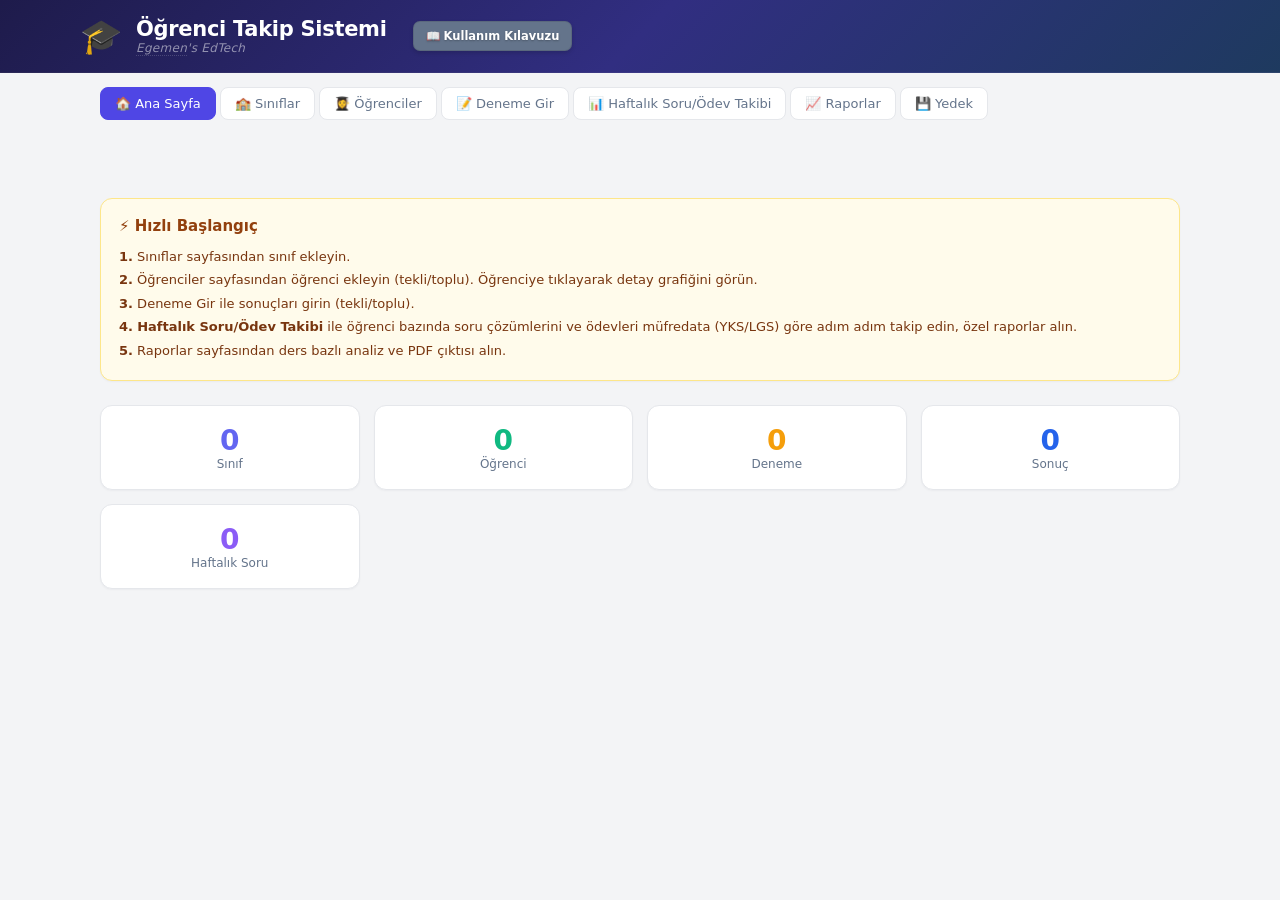
<file: ogrenci-takip/index.html>
<!DOCTYPE html>
<html lang="tr">
<head>
  <meta charset="UTF-8">
  <meta name="viewport" content="width=device-width, initial-scale=1.0, maximum-scale=1.0, user-scalable=no, viewport-fit=cover">
  <title>Öğrenci Takip Sistemi</title>
  
  <!-- Özel Modüler Stiller -->
  <link rel="stylesheet" href="css/style.css">
  
  <!-- Yerel PDF.js Kütüphanesi (100% Çevrimdışı ve file:// Uyumlu) -->
  <script src="js/lib/pdf.min.js"></script>
  <script src="js/lib/pdfWorkerInline.js"></script>
  <!-- Yerel Excel & Word Kütüphaneleri (100% Çevrimdışı) -->
  <script src="js/lib/xlsx.full.min.js"></script>
  <script src="js/lib/mammoth.browser.min.js"></script>
</head>
<body>

<header class="hero">
  <div class="hero-inner">
    <div class="logo">🎓</div>
    <div>
      <h1>Öğrenci Takip Sistemi</h1>
      <p><a href="https://www.instagram.com/egemenbilim/" target="_blank" rel="noopener" style="color:inherit;text-decoration:none;border-bottom:1px dotted rgba(255,255,255,.35)">Egemen</a>'s EdTech</p>
    </div>
    <button class="btn gray sm" onclick="$('kullanimModal').classList.remove('hidden')" style="margin-left:12px;white-space:nowrap">📖 Kullanım Kılavuzu</button>
  </div>
</header>

<nav class="top wrap">
  <a data-view="dashboard" class="active">🏠 Ana Sayfa</a>
  <a data-view="siniflar">🏫 Sınıflar</a>
  <a data-view="ogrenciler">👩‍🎓 Öğrenciler</a>
  <a data-view="deneme">📝 Deneme Gir</a>
  <a data-view="haftalik">📊 Haftalık Soru/Ödev Takibi</a>
  <a data-view="rapor">📈 Raporlar</a>
  <a data-view="cikti">💾 Yedek</a>
</nav>

<main class="wrap">

<!-- DASHBOARD -->
<section id="dashboard">
  <div class="card" style="background:#fffbeb;border-color:#fde68a">
    <h2 style="color:#92400e">⚡ Hızlı Başlangıç</h2>
    <div style="color:#78350f;line-height:1.8;font-size:13px">
      <p><b>1.</b> Sınıflar sayfasından sınıf ekleyin.</p>
      <p><b>2.</b> Öğrenciler sayfasından öğrenci ekleyin (tekli/toplu). Öğrenciye tıklayarak detay grafiğini görün.</p>
      <p><b>3.</b> Deneme Gir ile sonuçları girin (tekli/toplu).</p>
      <p><b>4.</b> <b>Haftalık Soru/Ödev Takibi</b> ile öğrenci bazında soru çözümlerini ve ödevleri müfredata (YKS/LGS) göre adım adım takip edin, özel raporlar alın.</p>
      <p><b>5.</b> Raporlar sayfasından ders bazlı analiz ve PDF çıktısı alın.</p>
    </div>
  </div>
  <div class="grid-3 mt-6" id="dashboardStats"></div>
</section>

<!-- SINIFLAR -->
<section id="siniflar" class="hidden">
  <div class="card">
    <h2 id="sinifFormBaslik">➕ Yeni Sınıf Ekle</h2>
    <div class="flex">
      <input id="yeniSinif" placeholder="Sınıf adı (örn: 9-A)">
      <button class="btn" id="sinifKaydetBtn" onclick="sinifEkle()">Ekle</button>
      <button class="btn gray hidden" id="sinifIptalBtn" onclick="sinifIptal()">İptal</button>
    </div>
    <input type="hidden" id="sinifEditId">
  </div>
  <div class="mt-6">
    <h2 style="font-size:16px;margin-bottom:10px">Mevcut Sınıflar <span id="sinifSayisi" class="muted"></span> <span class="muted" style="font-size:11px;font-weight:400">— detay için sınıfa tıklayın</span></h2>
    <div id="sinifListesi"></div>
  </div>

  <!-- AKTİF DERS SÜRECİ -->
  <div class="card mt-6" id="aktifSurecKart">
    <div class="flex" style="justify-content:space-between;flex-wrap:wrap;gap:10px">
      <h2 style="margin:0">📆 Aktif Ders Süreci</h2>
      <div class="flex" style="flex-wrap:wrap;gap:6px;align-items:flex-end">
        <div><label style="margin-bottom:3px">Ders Adı</label><input id="surecDers" placeholder="örn: Türkçe" style="width:130px"></div>
        <div><label style="margin-bottom:3px">Öğretmen Adı</label><input id="surecOgretmen" placeholder="örn: Egemen Bilim" style="width:150px"></div>
        <div><label style="margin-bottom:3px">Hafta / Dönem</label><input id="surecHafta" placeholder="örn: 12. Hafta" style="width:120px"></div>
        <div><label style="margin-bottom:3px">Başlangıç</label><input type="date" id="surecBas" style="width:145px"></div>
        <div><label style="margin-bottom:3px">Bitiş</label><input type="date" id="surecBit" style="width:145px"></div>
        <button class="btn sm gray" onclick="aktifSurecOtomatikDoldur()" title="Seçili sınıfın aktif veya önümüzdeki konusundan hafta ve ders bilgisini otomatik forma aktarır">⚡ Bilgileri Çek</button>
        <button class="btn sm" onclick="aktifSurecRapor()">📄 Rapor Al</button>
      </div>
    </div>
    <div style="margin-top:10px;padding:10px;background:#f8fafc;border:1px solid var(--border);border-radius:8px">
      <div class="flex" style="flex-wrap:wrap;gap:14px;align-items:flex-start">
        <div style="flex:1;min-width:180px">
          <label>Rapora dahil edilecek sınıflar</label>
          <div id="surecSinifSecim" style="display:flex;flex-wrap:wrap;gap:4px;margin-top:4px"></div>
        </div>
        <div style="flex:1;min-width:180px">
          <label>Rapora dahil edilecek dersler (Ders Takip'ten)</label>
          <div id="surecDersSecim" style="display:flex;flex-wrap:wrap;gap:4px;margin-top:4px"></div>
        </div>
        <div>
          <label>Durumlar</label>
          <div style="margin-top:4px">
            <label class="chk-wrap"><input type="checkbox" id="surecDurumIslendi" checked> İşlendi</label>
            <label class="chk-wrap"><input type="checkbox" id="surecDurumIsleniyor" checked> İşleniyor</label>
            <label class="chk-wrap"><input type="checkbox" id="surecDurumBaslanacak"> Başlanacak</label>
          </div>
        </div>
      </div>
    </div>
    <div id="aktifSurecOzet" class="mt-3"></div>

    <!-- ÜNİTELENDİRİLMİŞ YILLIK PLAN (ÜYP) ENTEGRASYONU -->
    <div style="margin-top:14px;padding:12px 14px;background:#f0fdf4;border:1.5px solid #86efac;border-radius:10px">
      <div class="flex" style="justify-content:space-between;align-items:center;flex-wrap:wrap;gap:8px">
        <div style="display:flex;align-items:center;gap:8px">
          <span style="font-size:22px">📑</span>
          <div>
            <b style="color:#166534;font-size:14px">Ünitelendirilmiş Yıllık Plan (ÜYP) & Müfredat Entegrasyonu</b>
            <div class="muted" style="font-size:11px;color:#15803d">Sınıflara hazır yıllık planları (YKS Türkçe vb.) tek tıkla çekin veya yeni plan dosyası yükleyin</div>
          </div>
        </div>
        <div class="flex" style="gap:6px;flex-wrap:wrap">
          <button class="btn sm green" onclick="window.uypModalAc('yukle')">➕ Yeni Plan Yükle (PDF / Word / Excel)</button>
          <button class="btn sm gray" onclick="window.uypModalAc('yonet')">⚙️ Planları Yönet</button>
        </div>
      </div>

      <!-- Hızlı Plan Çekme Barı -->
      <div class="flex mt-3" style="gap:10px;align-items:flex-end;flex-wrap:wrap;background:#ffffff;padding:10px;border-radius:8px;border:1px solid #bbf7d0">
        <div style="flex:2;min-width:240px">
          <label style="font-size:11px;font-weight:700;color:#166534;margin-bottom:3px;display:block">1. Yıllık Plan Seçin</label>
          <select id="uypHizliPlanSecim" style="width:100%" onchange="window.uypPlanSecildi()"></select>
        </div>
        <div style="flex:1;min-width:140px">
          <label style="font-size:11px;font-weight:700;color:#166534;margin-bottom:3px;display:block">2. Hedef Sınıf</label>
          <select id="uypHizliSinifSecim" style="width:100%"></select>
        </div>
        <div style="display:flex;gap:6px;align-items:center;padding-bottom:1px">
          <button class="btn green sm" id="uypHizliCekBtn" onclick="window.uypPlaniSinifaCek()" title="Seçilen yıllık planın tüm hafta ve konularını bu sınıfa otomatik aktarır">
            📥 Seçili Sınıfa Planı Çek
          </button>
          <button class="btn gray sm" onclick="window.uypPlaniOnizleModal()" title="Seçili planın haftalık kazanım ve konularını gör">
            👁️ Önizle
          </button>
        </div>
      </div>
      <div id="uypBilgiRozeti" style="margin-top:6px;font-size:11px;color:#15803d;display:flex;align-items:center;gap:6px;flex-wrap:wrap"></div>
    </div>
  </div>

  <div id="sinifDetay" class="mt-4"></div>

  <!-- ÜYP YILLIK PLAN MODAL -->
  <div id="uypModal" class="modal hidden">
    <div class="modal-inner" style="max-width:960px">
      <button class="modal-close" onclick="$('uypModal').classList.add('hidden')">×</button>
      <div class="tabbar" style="margin-bottom:12px">
        <div class="tab on" id="uypTabYukle" onclick="window.uypModalAc('yukle')">📂 Yeni Plan Yükle / Tara</div>
        <div class="tab" id="uypTabOnizle" onclick="window.uypModalAc('onizle')">👁️ Plan Önizleme</div>
        <div class="tab" id="uypTabYonet" onclick="window.uypModalAc('yonet')">⚙️ Kayıtlı Planlar</div>
      </div>

      <!-- PANEL 1: YÜKLE / TARA -->
      <div id="uypModalYuklePanel">
        <!-- Dosya Seçme / Sürükle Bırak Alanı -->
        <div id="uypDropZone" style="border:2px dashed #059669;background:#f0fdf4;padding:24px;border-radius:12px;text-align:center;cursor:pointer;transition:all .2s">
          <div style="font-size:36px;margin-bottom:6px">📑</div>
          <b style="font-size:15px;color:#065f46">Ünitelendirilmiş Yıllık Plan (ÜYP) Dosyasını Seçin veya Sürükleyin</b>
          <p class="muted" style="font-size:12px;color:#047857;margin:6px 0 0">
            PDF (.pdf), Excel (.xlsx, .xls), Word (.docx) veya Metin (.txt) dosyaları desteklenir.
          </p>
          <span class="btn green sm mt-3" style="pointer-events:none">📂 Dosya Seçmek İçin Tıklayın</span>
          <input type="file" id="uypDosyaInput" accept=".pdf,.xlsx,.xls,.docx,.txt,.csv,.json" style="display:none">
        </div>

        <div id="uypYukleDurum" class="hidden mt-3" style="padding:10px;border-radius:8px;background:#ecfdf5;border:1px solid #6ee7b7;font-size:13px;color:#065f46"></div>

        <!-- Alternatif: Metin Yapıştırma Alanı -->
        <details style="margin-top:12px;border:1px solid var(--border);border-radius:8px">
          <summary style="cursor:pointer;padding:8px 12px;font-size:12px;font-weight:600;color:var(--indigo);background:#f8fafc;list-style:none">
            📋 Veya Plan Metnini / Tablosunu Buraya Yapıştırın ▼
          </summary>
          <div style="padding:10px">
            <textarea id="uypYapistirMetin" class="copy-area" style="min-height:90px;font-size:12px" placeholder="1. Hafta   Eylül   4 Saat   Sözcükte Anlam   Gerçek ve Mecaz Anlam&#10;2. Hafta   Eylül   4 Saat   Sözcükte Anlam   Terim ve Deyimler..."></textarea>
            <div class="flex mt-2">
              <button class="btn sm green" onclick="window.uypYapistirilanMetniAyristir()">⚡ Yapıştırılan Metni Ayrıştır</button>
              <button class="btn sm gray" onclick="$('uypYapistirMetin').value=''">Temizle</button>
            </div>
          </div>
        </details>

        <!-- Onay ve Düzenleme Masası -->
        <div id="uypOnayAlani" class="hidden"></div>
      </div>

      <!-- PANEL 2: PLAN ÖNİZLEME -->
      <div id="uypModalOnizlePanel" class="hidden">
        <div id="uypOnizleIcerik"></div>
      </div>

      <!-- PANEL 3: KAYITLI PLANLAR YÖNETİMİ -->
      <div id="uypModalYonetPanel" class="hidden">
        <div id="uypYonetimListesi"></div>
      </div>
    </div>
  </div>
</section>

<!-- ÖĞRENCİLER -->
<section id="ogrenciler" class="hidden">
  <div class="tabbar">
    <div class="tab on" id="ogrTabListe" onclick="ogrTab('liste')">📋 Tüm Öğrencileri Gör</div>
    <div class="tab" id="ogrTabTek" onclick="ogrTab('tek')">➕ Öğrenci Ekle</div>
    <div class="tab" id="ogrTabToplu" onclick="ogrTab('toplu')">👥 Toplu Öğrenci Ekle</div>
  </div>
  <div id="ogrListe">
    <div class="card">
      <div class="flex" style="justify-content:space-between;flex-wrap:wrap;gap:10px">
        <div>
          <h2 style="margin:0">📋 Öğrenci Listesi</h2>
          <p class="muted" style="font-size:11px;margin-top:4px">💡 Detay grafiği için öğrenciye tıklayın • ☑️ Seçim yaparak toplu işlem uygulayın</p>
        </div>
        <div class="flex" style="flex-wrap:wrap;gap:6px">
          <select id="filtreSinif" style="width:auto;min-width:140px" onchange="renderOgrenciler()"><option value="">Tüm Sınıflar</option></select>
          <button class="btn gray sm" onclick="ogrenciSecTumu()">☑️ Tümünü Seç</button>
          <button class="btn gray sm" onclick="ogrenciSecTemizle()">☐ Temizle</button>
        </div>
      </div>
      <div id="ogrTopluAksiyon" class="hidden" style="margin-top:12px;padding:10px;background:#eff6ff;border-radius:10px;border:1px solid var(--border)">
        <div class="flex" style="flex-wrap:wrap;gap:8px;align-items:center">
          <span style="font-weight:700;color:var(--indigo);font-size:13px"><span id="ogrSecilenSayi">0</span> öğrenci seçili</span>
          <select id="ogrTasimaSinif" style="width:auto;min-width:160px"></select>
          <button class="btn sm" onclick="ogrenciTasi()">↔️ Sınıfa Taşı</button>
          <button class="btn sm red" onclick="ogrenciTopluSil()">🗑️ Seçilenleri Sil</button>
        </div>
      </div>
    </div>
    <div id="ogrenciListesi" class="mt-3"></div>
    <div id="ogrenciDetay" class="mt-4"></div>
  </div>
  <div id="ogrTekli" class="hidden">
    <div class="card">
      <h2 id="ogrenciFormBaslik">➕ Yeni Öğrenci Ekle</h2>
      <div class="grid-2">
        <div class="field"><label>Ad Soyad *</label><input id="ogrAd" placeholder="Ali Yılmaz"></div>
        <div class="field"><label>Sınıf *</label><select id="ogrSinif"></select></div>
        <div class="field"><label>Veli Bilgisi / Telefon</label><input id="ogrVeli" placeholder="Veli adı / Telefon"></div>
      </div>
      <input type="hidden" id="ogrEditId">
      <div class="flex mt-3"><button class="btn" id="ogrKaydetBtn" onclick="ogrenciKaydet()">➕ Ekle</button><button class="btn gray hidden" id="ogrIptalBtn" onclick="ogrenciIptal()">İptal</button></div>
    </div>
  </div>
  <div id="ogrToplu" class="hidden">
    <div class="card" style="background:#f0fdf4;border-color:#86efac">
      <h2 style="color:#166534">👥 Toplu Öğrenci Girişi</h2>
      <p style="color:#15803d;font-size:12.5px;line-height:1.6;margin-bottom:8px">Verilerinizi yapay zeka aracına atın ve şu istemi kullanarak istenilen veri formuna sokun:</p>
      <div class="prompt-box">
        <button class="prompt-copy" onclick="promptKopyala('ogrPrompt',this)">📋 Kopyala</button>
        <pre id="ogrPrompt">Sana göndermiş olduğum verileri bu şekilde düzenle

Öğrenci Adı: Ali Yılmaz
Sınıfı: 9-A
Veli Bilgisi / Telefon: Mehmet Yılmaz / 05321234567

Öğrenci Adı: Zeynep Kaya
Sınıfı: 10-B
Veli Bilgisi / Telefon: Ayşe Kaya</pre>
      </div>
      <p style="color:#15803d;font-size:11px;margin-top:8px">Elde ettiğiniz çıktıyı aşağıdaki kutuya yapıştırın. Her öğrenci bloğu boş satırla ayrılmalıdır.</p>
    </div>
    <div class="card mt-3">
      <h2>📥 Metni Yapıştır</h2>
      <textarea id="topluOgrMetin" class="copy-area" placeholder="Öğrenci Adı: Ali Yılmaz&#10;Sınıfı: 9-A&#10;Veli Bilgisi / Telefon: 05321234567"></textarea>
      <div class="flex mt-3"><button class="btn green" onclick="topluOgrKaydet()">💾 Toplu Kaydet</button><button class="btn gray" onclick="$('topluOgrMetin').value='';$('topluOgrSonuc').innerHTML=''">🧹 Temizle</button></div>
      <div id="topluOgrSonuc" class="mt-3"></div>
    </div>
  </div>
</section>

<!-- DENEME GİR -->
<section id="deneme" class="hidden">
  <div class="tabbar">
    <div class="tab on" id="denTabKarne" onclick="denTab('karne')">📇 Detaylı Karne & Karşılaştırmalı Analiz</div>
    <div class="tab" id="denTabTek" onclick="denTab('tek')">📝 Tekli Giriş</div>
    <div class="tab" id="denTabToplu" onclick="denTab('toplu')">📋 Toplu Metin Girişi</div>
    <div class="tab" id="denTabPdf" onclick="denTab('pdf')">📄 Şube Listesi PDF</div>
  </div>
  <div id="denKarneAlani"></div>
  <div id="denTekli" class="hidden">
    <div class="card">
      <h2>1. Deneme Bilgileri</h2>
      <div class="grid-3">
        <div class="field"><label>Sınav Türü *</label><select id="denTur" onchange="dersListesiniOlustur()"><option value="TYT">TYT</option><option value="AYT">AYT</option><option value="LGS">LGS</option></select></div>
        <div class="field hidden" id="denAlanWrap"><label>AYT Alanı *</label><select id="denAlan" onchange="dersListesiniOlustur()"><option value="AYT-SAY">Sayısal</option><option value="AYT-EA">Eşit Ağırlık</option><option value="AYT-SOZ">Sözel</option></select></div>
        <div class="field"><label>Deneme Adı</label><input id="denAd" placeholder="Özdebir TYT 1"></div>
        <div class="field"><label>Tarih *</label><input type="date" id="denTarih"></div>
      </div>
      <p class="muted" style="font-size:11px">ℹ️ Aynı isimli deneme varsa yeni kayıt açılmaz, mevcut denemeye eklenir.</p>
    </div>
    <div class="card mt-3"><h2>2. Öğrenci Seç</h2><select id="denOgrenci"></select></div>
    <div class="card mt-3">
      <h2>3. Ders Sonuçları (<span id="denTurLabel">TYT</span>)</h2>
      <p style="font-size:11px;color:var(--muted);margin-bottom:10px" id="denKural"></p>
      <p id="denUyari" class="alert err hidden"></p>
      <div style="overflow-x:auto"><table class="table" id="dersTablosu"></table></div>
    </div>
    <div class="mt-3"><button class="btn green" onclick="denemeKaydet()">💾 Kaydet</button></div>
  </div>
  <div id="denToplu" class="hidden">
    <div class="card" style="background:#fffbeb;border-color:#fde68a">
      <h2 style="color:#92400e">📋 Toplu Deneme Girişi</h2>
      <p style="color:#78350f;font-size:12.5px;line-height:1.6;margin-bottom:8px">Verilerinizi yapay zeka aracına atın ve şu istemi kullanarak istenilen veri formuna sokun:</p>
      <div class="prompt-box" style="border-color:var(--amber)">
        <button class="prompt-copy" style="background:var(--amber)" onclick="promptKopyala('denPrompt',this)">📋 Kopyala</button>
        <pre id="denPrompt">Sana göndermiş olduğum verileri bu şekilde düzenle

Sınav Türü: AYT
Sınav Tarihi: 06.03.2027
Deneme Adı: Özdebir AYT 1

Öğrenci Adı: Ali Yılmaz
"Matematik    15 / 5
"Fizik        6 / 0

Öğrenci Adı: Zeynep Kaya
"Matematik    20 / 3
"Fizik        8 / 1</pre>
      </div>
      <p style="color:#78350f;font-size:11px;margin-top:8px">Elde ettiğiniz çıktıyı aşağıdaki kutuya yapıştırın.</p>
    </div>
    <div class="card mt-3">
      <h2>📥 Metni Yapıştır</h2>
      <textarea id="topluMetin" class="copy-area"></textarea>
      <div class="flex mt-3">
        <button class="btn green" onclick="topluDegerlendir()">👁️ Önizle</button>
        <button class="btn" onclick="topluKaydet()">💾 Kaydet</button>
        <button class="btn gray" onclick="topluSonuclariTemizle()">🧹 Temizle</button>
        <button class="btn gray" onclick="gosterOrnek()">📋 Örnek</button>
      </div>
      <p id="topluHata" class="alert err hidden"></p>
    </div>
    <div id="topluPreviewCard" class="card mt-3 hidden">
      <div class="flex" style="justify-content:space-between"><h2 style="margin:0">🔍 Okunan Bilgiler</h2><button class="btn gray sm" onclick="topluSonuclariTemizle()">Kapat</button></div>
      <div style="display:flex;gap:14px;flex-wrap:wrap;margin:12px 0;padding:12px;background:#f8fafc;border-radius:10px;border:1px solid var(--border)">
        <div style="flex:1;min-width:90px"><p style="font-size:10px;color:var(--muted)">Sınav Türü</p><span id="pvTur" style="font-weight:700;color:var(--indigo)">—</span></div>
        <div style="flex:1;min-width:110px"><p style="font-size:10px;color:var(--muted)">Deneme Adı</p><span id="pvDenAd" style="font-weight:700;color:var(--indigo)">—</span></div>
        <div style="flex:1;min-width:90px"><p style="font-size:10px;color:var(--muted)">Tarih</p><span id="pvTarih" style="font-weight:700;color:var(--indigo)">—</span></div>
        <div style="flex:1;min-width:80px"><p style="font-size:10px;color:var(--muted)">Öğrenci</p><span id="pvOgrenciSay" style="font-weight:700;color:var(--emerald)">—</span></div>
      </div>
      <div id="topluDersTablosu"></div>
    </div>
  </div>

  <!-- PDF İLE OTOMATİK AKTAR -->
  <div id="denPdf" class="hidden">
    <!-- PDF YÜKLEME KARTI (SÜRÜKLE BIRAK & TIKLAYARAK DOSYA/KLASÖRDEN SEÇ) -->
    <div class="card" id="pdfDropZone" style="background:#f8fafc;border:2px dashed var(--indigo);border-radius:12px;text-align:center;padding:36px 20px;transition:all .2s;cursor:pointer;user-select:none" onclick="window.pdfDosyaSecAc()">
      <div style="font-size:52px;margin-bottom:10px;pointer-events:none">📄</div>
      <h2 style="color:var(--indigo);margin-bottom:6px;pointer-events:none">PDF Dosyasını Buraya Sürükleyin veya Tıklayarak Seçin</h2>
      <p style="color:var(--muted);font-size:13px;max-width:560px;margin:0 auto 16px;line-height:1.6;pointer-events:none">
        Kurumunuzdan gelen <b>TYT / AYT Şube Net-Puan Listesi</b> PDF dosyasını buraya bırakın veya <b>bu alana tıklayarak</b> bilgisayarınızdan dosyayı seçin.
      </p>

      <div style="display:flex;justify-content:center;gap:12px;align-items:center;flex-wrap:wrap">
        <button type="button" class="btn" style="padding:11px 26px;font-size:14px;pointer-events:none">
          📂 Bilgisayardan Dosya Seç
        </button>
        <button type="button" class="btn gray sm" onclick="event.stopPropagation();$('pdfMetinKutusu').classList.toggle('hidden')">
          📋 veya Metin Yapıştır
        </button>
      </div>

      <input type="file" id="pdfDosyaInput" accept=".pdf,application/pdf" style="display:none" onchange="window.pdfDosyaSecildi(event)">

      <div id="pdfSecilenDosya" class="hidden mt-3" style="font-size:13px;font-weight:600;color:var(--indigo)"></div>

      <div id="pdfYukleniyor" class="hidden" style="margin-top:16px;font-weight:600;color:var(--indigo)">
        ⏳ PDF taranıyor ve veriler ayıklanıyor, lütfen bekleyin...
      </div>
      <p id="pdfHata" class="alert err hidden mt-3" style="max-width:600px;margin-left:auto;margin-right:auto"></p>
    </div>

    <!-- ALTERNATİF METİN KUTUSU -->
    <div id="pdfMetinKutusu" class="card mt-3 hidden" style="background:#fffbeb;border-color:#fde68a">
      <div class="flex" style="justify-content:space-between;align-items:center;margin-bottom:8px">
        <h3 style="margin:0;font-size:14px;color:#92400e">📋 PDF'ten Kopyalanan Ham Metni Yapıştırın</h3>
        <button class="btn gray sm" onclick="$('pdfMetinKutusu').classList.add('hidden')">Gizle</button>
      </div>
      <p style="color:#78350f;font-size:12px;margin-bottom:8px">
        PDF tablosundaki satırları kopyalayıp buraya yapıştırarak da aynı akıllı ayrıştırmayı çalıştırabilirsiniz:
      </p>
      <textarea id="pdfMetinInput" class="copy-area" style="min-height:120px" placeholder="1 39791 HÜSEYİN UMU ARSLAN 1112 B 28 12 25,00 ..."></textarea>
      <div class="flex mt-2">
        <button class="btn green sm" onclick="window.pdfMetinCozumle()">🔍 Metni Çözümle</button>
        <button class="btn gray sm" onclick="$('pdfMetinInput').value=''">Temizle</button>
      </div>
    </div>

    <!-- ONAY VE ÖNİZLEME ALANI -->
    <div id="pdfOnayAlani" class="mt-4 hidden"></div>
  </div>

  <div class="mt-6"><h2 style="font-size:16px;margin-bottom:10px">📋 Kayıtlı Denemeler</h2><div id="denemeListesi"></div></div>
</section>

<!<!-- HAFTALIK SORU / ÖDEV TAKİBİ -->
<section id="haftalik" class="hidden">
  <div class="tabbar">
    <div class="tab on" id="hfTabTek" onclick="hfTab('tek')">📝 Haftalık Soru / Ödev Girişi</div>
    <div class="tab" id="hfTabToplu" onclick="hfTab('toplu')">📋 Toplu Metin Girişi (Yapay Zeka Destekli)</div>
  </div>

  <div id="hfTekli">
    <!-- ADIM 1: ÖNCE ÖĞRENCİ SEÇİLSİN -->
    <div class="card" style="border:1.5px solid #c7d2fe;background:linear-gradient(135deg,#ffffff 0%,#f0f4ff 100%);padding:16px 18px;border-radius:12px;margin-bottom:14px">
      <div class="flex" style="justify-content:space-between;align-items:center;flex-wrap:wrap;gap:10px">
        <div style="display:flex;align-items:center;gap:10px">
          <div style="width:36px;height:36px;background:var(--indigo);color:#fff;border-radius:10px;display:flex;align-items:center;justify-content:center;font-weight:700;font-size:16px">1</div>
          <div>
            <h2 style="margin:0;font-size:16px;color:#1e1b4b">Öğrenci Seçimi</h2>
            <p style="margin:2px 0 0;font-size:11.5px;color:#4338ca">Takip edilecek öğrenciyi seçin; müfredat ve kademe (YKS / LGS) otomatik uyarlanır.</p>
          </div>
        </div>
        <div class="flex" style="flex:1;max-width:440px;min-width:260px;gap:8px">
          <select id="hfOgrenci" style="width:100%;font-size:14px;font-weight:600;padding:9px 12px;border:1.5px solid var(--indigo);border-radius:8px;background:#fff" onchange="hfOgrenciSecildi(this.value)">
            <option value="">Öğrenci seçin</option>
          </select>
        </div>
      </div>
      <div id="hfOgrenciProfilKarti" class="mt-3"></div>
    </div>

    <!-- ADIM 2: ÖDEV / SORU GİRİŞİ KARTI -->
    <div class="card" id="hfGirisKarti" style="border:1px solid #e2e8f0;border-radius:12px;padding:18px 20px;transition:opacity .2s;background:#ffffff">
      <div class="flex" style="justify-content:space-between;align-items:center;flex-wrap:wrap;gap:12px;border-bottom:1px solid #f1f5f9;padding-bottom:14px;margin-bottom:16px">
        <div style="display:flex;align-items:center;gap:10px">
          <div style="width:36px;height:36px;background:#059669;color:#fff;border-radius:10px;display:flex;align-items:center;justify-content:center;font-weight:700;font-size:16px">2</div>
          <div>
            <h2 style="margin:0;font-size:16px;color:#0f172a">Ödev / Soru Girişi</h2>
            <p style="margin:2px 0 0;font-size:11.5px;color:#64748b">Ödev verin veya çözülen soruları kaydedin; durumunu ve öğrenme seviyesini takip edin.</p>
          </div>
        </div>
      </div>

      <!-- KADEMELİ MÜFREDAT KONTROLLERİ (Adım Adım Seçim) -->
      <div style="background:#f8fafc;padding:14px;border-radius:10px;border:1px solid #e2e8f0;margin-bottom:16px">
        <!-- 1. Sınav Kategorisi (Öğrenci Kademesine Göre Dinamik: 12. Sınıfta LGS asla açılmaz) -->
        <div style="margin-bottom:12px">
          <label style="font-size:11.5px;font-weight:700;color:#334155;display:block;margin-bottom:6px">
            📌 Sınav Kategorisi (Öğrencinin sınıfına göre filtrelenmiştir)
          </label>
          <div id="hfSinavTuruSecici" class="flex" style="gap:6px;flex-wrap:wrap"></div>
        </div>

        <!-- 2. Ders Seçimi -->
        <div style="margin-bottom:12px">
          <label style="font-size:11.5px;font-weight:700;color:#334155;display:block;margin-bottom:6px">
            📚 Ders Seçimi
          </label>
          <div id="hfDersChips" class="flex" style="gap:5px;flex-wrap:wrap;margin-bottom:6px"></div>
          <div style="max-width:280px">
            <select id="hfDersSelect" onchange="hfDersSecildi(this.value)" style="width:100%;font-size:13px"></select>
          </div>
        </div>

        <!-- 3. Konu Seçimi (İlk sırada daima "📌 Genel" bulunur) -->
        <div>
          <div class="flex" style="justify-content:space-between;align-items:center;margin-bottom:6px">
            <label style="font-size:11.5px;font-weight:700;color:#334155">
              🎯 Konu Seçimi <span style="font-weight:400;color:#64748b">(Her dersin başında "📌 Genel" sekmesi bulunur)</span>
            </label>
          </div>
          <div style="max-width:440px;margin-bottom:6px">
            <select id="hfKonuSelect" onchange="hfKonuSecildi(this.value)" style="width:100%;font-size:13px;font-weight:600;color:#0f172a"></select>
          </div>
          <div style="font-size:11px;color:#64748b;margin-bottom:4px">Öne Çıkan Konular:</div>
          <div id="hfHizliKonular" class="flex" style="gap:4px;flex-wrap:wrap"></div>
        </div>
      </div>

      <!-- TARİH VE DETAY ALANLARI -->
      <div class="grid-3" style="margin-bottom:14px">
        <div class="field">
          <label>Hafta Başlangıcı / Veriliş Tarihi *</label>
          <input type="date" id="hfBas" onchange="hfBitisOtomatik()">
        </div>
        <div class="field">
          <label>Hafta Bitişi / Kontrol Tarihi</label>
          <input type="date" id="hfBit">
        </div>
        <div class="field">
          <label>Hedef Soru Sayısı</label>
          <input type="number" id="hfHedef" value="0" min="0" placeholder="Örn: 100">
        </div>
      </div>

      <!-- ÖDEV DURUMU, BAŞLIK / NOT VE ÖĞRENME DERECELENDİRMESİ -->
      <div class="grid-3" style="margin-bottom:14px">
        <div class="field">
          <label>Ödev / Takip Durumu *</label>
          <select id="hfOdevDurum">
            <option value="Verildi">⏳ Verildi (Kontrol Bekliyor)</option>
            <option value="Tamamlandı">✅ Tam Yapıldı</option>
            <option value="Kısmi">⚠️ Eksik Yapıldı</option>
            <option value="Yapılmadı">❌ Yapılmadı</option>
          </select>
        </div>
        <div class="field">
          <label>Ödev Başlığı / Görev Tanımı / Kaynak Kitap</label>
          <input id="hfBaslik" placeholder="Örn: 3D Soru Bankası Test 4 / Limit Fasikülü...">
        </div>
        <div class="field">
          <label>⭐ Öğrenme Derecelendirmesi (1-5 Yıldız)</label>
          <div style="display:flex;align-items:center;gap:8px;padding-top:4px">
            <div id="hfYildizSecici" style="display:inline-flex;gap:3px;font-size:22px;cursor:pointer;color:#cbd5e1;user-select:none">
              <span class="hf-star" data-val="1" onclick="hfYildizSec(1)" title="1 - Öğrenilmedi">★</span>
              <span class="hf-star" data-val="2" onclick="hfYildizSec(2)" title="2 - Zayıf">★</span>
              <span class="hf-star" data-val="3" onclick="hfYildizSec(3)" title="3 - Orta">★</span>
              <span class="hf-star" data-val="4" onclick="hfYildizSec(4)" title="4 - İyi">★</span>
              <span class="hf-star" data-val="5" onclick="hfYildizSec(5)" title="5 - Çok İyi Öğrenildi">★</span>
            </div>
            <span id="hfYildizEtiket" style="font-size:11.5px;font-weight:600;color:var(--muted)">Henüz Derecelendirilmedi</span>
            <button type="button" class="btn gray sm" onclick="hfYildizSec(0)" style="padding:2px 6px;font-size:10px" title="Sıfırla">✕</button>
          </div>
        </div>
      </div>

      <!-- SORU ÇÖZÜMÜ VE NET HESAPLAMA -->
      <div style="background:#f8fafc;padding:14px;border-radius:10px;border:1px solid #e2e8f0;margin-bottom:14px">
        <div class="grid-3" style="grid-template-columns: repeat(auto-fit, minmax(130px, 1fr));gap:10px">
          <div class="field">
            <label>Soru Sayısı</label>
            <input type="number" id="hfSoru" value="0" min="0" oninput="hfNetHesaplaLive()">
          </div>
          <div class="field">
            <label>Doğru</label>
            <input type="number" id="hfDogru" value="0" min="0" oninput="hfNetHesaplaLive()">
          </div>
          <div class="field">
            <label>Yanlış</label>
            <input type="number" id="hfYanlis" value="0" min="0" oninput="hfNetHesaplaLive()">
          </div>
          <div class="field">
            <label>Boş</label>
            <input type="number" id="hfBos" value="0" min="0">
          </div>
          <div class="field">
            <label>Hesaplanan Net</label>
            <div class="stat" style="padding:7px 12px;background:#fff;border-radius:8px;border:1px solid #e2e8f0;text-align:center">
              <div class="v mono" id="hfNet" style="font-size:18px;color:var(--indigo)">0.00</div>
            </div>
          </div>
        </div>
      </div>

      <div class="flex mt-3" style="justify-content:flex-end">
        <button class="btn green" id="hfKaydetBtn" onclick="hfKaydet()" style="padding:10px 24px;font-size:14px;font-weight:600">
          💾 Ödev / Soru Kaydını Ekle
        </button>
      </div>
    </div>
  </div>

  <!-- TOPLU GİRİŞ ALANI (AI DESTEKLİ) -->
  <div id="hfToplu" class="hidden">
    <div class="card" style="border:1px dashed var(--indigo);background:#fffbeb;border-radius:12px">
      <p style="font-size:12.5px;color:#92400e;margin-bottom:8px"><b>ℹ️ Verilerinizi yapay zeka aracına atın ve şu istemi kullanarak istenilen veri formuna sokun:</b></p>
      <div class="prompt-box" style="margin:0 0 10px 0">
        <button class="prompt-copy" onclick="promptKopyala('hfPrompt',this)">📋 Kopyala</button>
        <pre id="hfPrompt">Sana göndermiş olduğum haftalık soru/ödev verilerini bu şekilde düzenle:

Öğrenci Adı: 
Tarih:
Ders:
Konu:
Soru Sayısı:
Doğru Sayısı:
Yanlış Sayısı:</pre>
      </div>
      <textarea id="hfTopluMetin" class="copy-area" style="min-height:140px" placeholder="Öğrenci Adı: Ali Yılmaz
Tarih: 10.03.2027
Ders: Paragraf
Konu: 📌 Genel
Soru Sayısı: 50
Doğru Sayısı: 40
Yanlış Sayısı: 5

Öğrenci Adı: Ali Yılmaz
Tarih: 11.03.2027
Ders: Matematik
Konu: Türev: Teğet Denklemleri
Soru Sayısı: 40
Doğru Sayısı: 35
Yanlış Sayısı: 3"></textarea>
      <div class="flex mt-3">
        <button class="btn green" onclick="hfTopluKaydet()">💾 Toplu Kaydet</button>
        <button class="btn gray" onclick="$('hfTopluMetin').value=''">🧹 Temizle</button>
      </div>
      <div id="hfTopluSonuc" class="mt-3"></div>
    </div>
  </div>

  <!-- KAYITLAR VE FİLTRELEME ARAÇ ÇUBUĞU -->
  <div class="card mt-4" style="padding:14px 16px;border-radius:12px;background:#ffffff">
    <div class="flex" style="justify-content:space-between;align-items:center;flex-wrap:wrap;gap:12px">
      <!-- Durum Filtreleri -->
      <div class="flex" style="align-items:center;gap:8px;flex-wrap:wrap">
        <h2 style="font-size:15px;margin:0;white-space:nowrap">📋 Takip Listesi:</h2>
        <div id="hfFiltreDurumGrup" class="toggle-group" style="display:inline-flex;background:#f1f5f9;padding:3px;border-radius:8px;gap:2px;flex-wrap:wrap">
          <button type="button" class="toggle-btn active" data-durum="hepsi" onclick="hfFiltreDurumSec('hepsi')" style="padding:5px 10px;font-size:12px;border:none;border-radius:6px;cursor:pointer">Tümü</button>
          <button type="button" class="toggle-btn" data-durum="Verildi" onclick="hfFiltreDurumSec('Verildi')" style="padding:5px 10px;font-size:12px;border:none;border-radius:6px;cursor:pointer">⏳ Kontrol Bekleyenler</button>
          <button type="button" class="toggle-btn" data-durum="Tamamlandı" onclick="hfFiltreDurumSec('Tamamlandı')" style="padding:5px 10px;font-size:12px;border:none;border-radius:6px;cursor:pointer">✅ Tam Yapılanlar</button>
          <button type="button" class="toggle-btn" data-durum="Kısmi" onclick="hfFiltreDurumSec('Kısmi')" style="padding:5px 10px;font-size:12px;border:none;border-radius:6px;cursor:pointer">⚠️ Eksik Yapılanlar</button>
          <button type="button" class="toggle-btn" data-durum="Yapılmadı" onclick="hfFiltreDurumSec('Yapılmadı')" style="padding:5px 10px;font-size:12px;border:none;border-radius:6px;cursor:pointer">❌ Yapılmayanlar</button>
        </div>
      </div>

      <!-- Tarih ve Öğrenci Filtreleri -->
      <div class="flex" style="gap:8px;align-items:center;flex-wrap:wrap">
        <button type="button" class="btn sm gray" onclick="hfFiltreSon1Hafta()" style="font-weight:600;white-space:nowrap" title="Son 7 günün ödev ve soru kayıtlarını listeler">
          📅 Son 1 Hafta
        </button>
        <div class="flex" style="align-items:center;gap:4px">
          <input type="date" id="hfFiltreBas" style="width:auto;padding:4px 8px;font-size:12px" onchange="renderHaftalik()" title="Başlangıç Tarihi">
          <span style="color:#94a3b8;font-size:11px">–</span>
          <input type="date" id="hfFiltreBit" style="width:auto;padding:4px 8px;font-size:12px" onchange="renderHaftalik()" title="Bitiş Tarihi">
          <button type="button" class="btn sm gray" onclick="hfFiltreTarihTemizle()" style="padding:4px 8px;font-size:11px" title="Tarih Filtresini Sıfırla">✕</button>
        </div>

        <select id="filtreHfOgrenci" style="width:auto;min-width:160px;font-size:13px" onchange="hfOgrenciSecildi(this.value)">
          <option value="">Tüm Öğrenciler</option>
        </select>
        <button class="btn sm" onclick="hfOzelRaporAc()" style="background:linear-gradient(135deg,#4f46e5,#3b82f6);color:#fff;border:none;font-weight:600">
          📑 Özel Rapor Al
        </button>
      </div>
    </div>
  </div>

  <div style="overflow-x:auto" id="haftalikTablosu" class="mt-3"></div>
</section>

<!-- RAPORLAR -->
<section id="rapor" class="hidden">
  <div id="printBaslik" style="text-align:center;margin-bottom:14px">
    <h1 style="font-size:20px">🎓 Öğrenci Takip Sistemi — Rapor</h1>
    <p id="printTarih" style="font-size:12px;color:#555"></p>
  </div>
  <div class="card" id="raporFiltreKart">
    <h2>🔍 Rapor Filtresi</h2>
    <!-- 🏫 Sınıf Seçimi (Sınav Türünün Hemen Üstüne Taşındı) -->
    <div style="margin-bottom:12px;padding:12px;background:#f8fafc;border-radius:10px;border:1.5px solid var(--indigo)">
      <label style="font-size:13px;font-weight:700;color:var(--indigo);display:block;margin-bottom:6px">🏫 Sınıf Seçimi <span style="color:var(--red);font-weight:700">* (Zorunlu)</span></label>
      <select id="raporSinifSelect" onchange="raporSinifDegisti(this.value)" style="width:100%;padding:9px 12px;font-size:13.5px;font-weight:600;border:1.5px solid var(--border);border-radius:8px">
        <option value="">Lütfen Bir Sınıf Seçin</option>
      </select>
      <div style="font-size:11.5px;color:var(--muted);margin-top:6px;line-height:1.4">
        💡 <b>Not:</b> İlgili sınıf seçilmeden öğrenci seçilemez. Rapor sonuçları seçilen sınıftaki öğrencilere göre hesaplanır.
      </div>
    </div>

    <!-- 📌 Sınav Türü -->
    <div style="margin-bottom:14px;padding:12px;background:#eff6ff;border-radius:10px;border:1px solid var(--border)">
      <label style="font-size:13px;font-weight:700;color:var(--indigo);display:block;margin-bottom:6px">📌 Sınav Türü (tüm rapor bu türe göre filtrelenecektir)</label>
      <select id="raporTur" onchange="raporTurDegisti()" style="width:100%;margin-top:2px"><option value="">Tümü</option><option value="TYT">TYT</option><option value="AYT">AYT</option><option value="LGS">LGS</option></select>
    </div>

    <div class="grid-2">
      <div class="field">
        <label id="raporGelisimBaslik">📈 Gelişim Analizi — İncelenecek Denemeler (Ctrl ile çoklu — boş = tümü)</label>
        <select id="raporGelisimSelect" class="sel-multi" multiple size="5"></select>
        <div class="flex mt-3">
          <button type="button" class="btn gray sm" onclick="gelisimSecTumu()">Tümünü Seç</button>
          <button type="button" class="btn gray sm" onclick="gelisimSec()">Son 10</button>
          <button type="button" class="btn gray sm" onclick="gelisimTemizle()">Temizle</button>
        </div>
      </div>
      <div class="field">
        <label>👩‍🎓 Öğrenci (Ctrl ile çoklu — boş = seçili sınıftaki tümü)</label>
        <select id="raporOgrenciSelect" class="sel-multi" multiple size="5" disabled>
          <option disabled selected value="">⚠️ Lütfen önce yukarıdan sınıf seçin</option>
        </select>
        <div class="flex mt-3">
          <button type="button" class="btn gray sm" id="btnRaporOgrTumu" onclick="ogrSecTumu()" disabled>Tümünü Seç</button>
          <button type="button" class="btn gray sm" id="btnRaporOgrTemizle" onclick="ogrSecTemizle()" disabled>Temizle</button>
        </div>
      </div>
      <div class="field" style="grid-column:1/-1">
        <label>&nbsp;</label>
        <div class="flex">
          <button type="button" class="btn" style="flex:1" onclick="renderRapor()">🔍 Rapor Oluştur</button>
          <button type="button" class="btn green" onclick="raporPDF()">📄 PDF İndir</button>
        </div>
      </div>
    </div>
    <div style="margin-top:12px;padding:10px;background:#f8fafc;border:1px solid var(--border);border-radius:8px">
      <b style="font-size:12px;color:var(--indigo)">⚙️ Rapor İçeriği (PDF'te Gözükecek):</b>
      <div style="margin-top:6px">
        <label class="chk-wrap"><input type="checkbox" id="raporGelisimGoster" checked> 🚀 Gelişim / Düşüş Analizi</label>
        <label class="chk-wrap"><input type="checkbox" id="raporDersIlerleyis" checked> 📚 Ders Bazlı İlerleyiş</label>
        <label class="chk-wrap"><input type="checkbox" id="raporAltinda" checked> ⚠️ Sınıf Ortalaması Altında Kalanlar</label>
        <label class="chk-wrap"><input type="checkbox" id="raporSiralama" checked> 🏆 Tüm Katılımcılar — Sıralama</label>
        <label class="chk-wrap"><input type="checkbox" id="raporDetayli" checked> 📊 Ders Başarı Analizi</label>
      </div>
    </div>
  </div>
  <div id="raporGelisimAnaliz" class="mt-4 hidden"></div>
  <div id="raporSinifSiralama" class="mt-4 hidden"></div>
  <div id="raporSonuc"></div>
</section>

<!-- YEDEK -->
<section id="cikti" class="hidden">
  <div class="card" style="text-align:center">
    <div style="font-size:44px">💾</div><h2 style="margin-top:8px">Veri Yedekleme</h2>
    <p style="color:var(--muted);font-size:13px;max-width:440px;margin:8px auto">Verileriniz tarayıcınızda saklanır.</p>
    <div style="border:2px dashed var(--indigo);border-radius:12px;padding:24px;margin:16px 0;background:#f8fafc">
      <p style="font-size:14px;font-weight:600;color:var(--indigo);margin-bottom:8px">📂 Kayıt dosyasını buraya sürükleyip bırakın</p>
      <p style="font-size:12px;color:var(--muted);margin-bottom:12px">veya</p>
      <button class="btn gray" onclick="$('icerikDosya').click()">📂 Dosya Seç</button>
      <input type="file" id="icerikDosya" accept=".json" class="hidden" onchange="iceriAktar(event)">
    </div>
    <div style="display:flex;gap:10px;justify-content:center;flex-wrap:wrap;margin-top:12px">
      <button class="btn" onclick="disaAktar()">📥 Kayıt Dosyası İndir</button>
      <button class="btn red" onclick="tumunuSil()">🗑️ Tümünü Sil</button>
    </div>
  </div>
  <div class="card mt-6"><h2>📋 Veri Özeti</h2><div class="stat-grid" id="ciktiOzet"></div></div>
</section>

</main>

<!-- KULLANMA KILAVUZU MODAL -->
<div id="kullanimModal" class="modal hidden">
  <div class="modal-inner" style="max-width:900px">
    <button class="modal-close" onclick="$('kullanimModal').classList.add('hidden')">×</button>
    <h2 style="font-size:20px;margin-bottom:12px">📖 Kullanım Kılavuzu</h2>
    <div style="max-height:70vh;overflow-y:auto;padding-right:8px">
      <div style="margin-bottom:16px">
        <h3 style="font-size:15px;margin-bottom:6px">🏠 Ana Sayfa</h3>
        <p style="font-size:13px;color:var(--muted)">Sisteme hızlı başlangıç rehberi, istatistikler ve net hesaplama kuralları yer alır.</p>
      </div>
      <div style="margin-bottom:16px">
        <h3 style="font-size:15px;margin-bottom:6px">🏫 Sınıflar</h3>
        <p style="font-size:13px;color:var(--muted)">Sınıf ekleyebilir, düzenleyebilir veya silebilirsiniz. Sınıfa tıklayarak öğrenci listesini ve ders takip bilgilerini görebilirsiniz.</p>
      </div>
      <div style="margin-bottom:16px">
        <h3 style="font-size:15px;margin-bottom:6px">👩‍🎓 Öğrenciler</h3>
        <p style="font-size:13px;color:var(--muted)">Öğrenci ekleyebilir, düzenleyebilir veya silebilirsiniz. Öğrenciye tıklayarak detaylı analiz raporunu görebilirsiniz.</p>
      </div>
      <div style="margin-bottom:16px">
        <h3 style="font-size:15px;margin-bottom:6px">📝 Deneme Gir</h3>
        <p style="font-size:13px;color:var(--muted)">TYT, AYT veya LGS deneme sonuçlarını öğrenci bazında girebilirsiniz. Toplu giriş için yapay zeka destekli metin yapıştırma özelliğini kullanabilirsiniz.</p>
      </div>
      <div style="margin-bottom:16px">
        <h3 style="font-size:15px;margin-bottom:6px">📊 Haftalık Soru/Ödev Takibi</h3>
        <p style="font-size:13px;color:var(--muted)">Öğrencilerin haftalık çözdüğü soruları ve verilen ödevleri YKS (TYT, AYT Sayısal/EA/Sözel) ve LGS müfredatına göre adım adım konu bazında takip edebilir, öğrenciye özel kapsamlı haftalık rapor ve PDF çıktısı alabilirsiniz.</p>
      </div>
      <div style="margin-bottom:16px">
        <h3 style="font-size:15px;margin-bottom:6px">📈 Raporlar</h3>
        <p style="font-size:13px;color:var(--muted)">Sınav türü, ders, öğrenci ve sınıf filtreleriyle detaylı analiz raporları oluşturabilir, PDF olarak indirebilirsiniz.</p>
      </div>
      <div style="margin-bottom:16px">
        <h3 style="font-size:15px;margin-bottom:6px">💾 Veri Yedekleme</h3>
        <p style="font-size:13px;color:var(--muted)">Tüm verilerinizi JSON dosyası olarak indirebilir veya dosya sürükleyip bırakarak geri yükleyebilirsiniz.</p>
      </div>
      <div style="border-top:1px solid var(--border);padding-top:16px;margin-top:16px">
        <h3 style="font-size:15px;margin-bottom:8px">📞 İletişim</h3>
        <p style="font-size:13px;color:var(--muted);line-height:1.8">
          <b>Egemen Bilim</b><br>
          📧 Egemenbilim@gmail.com<br>
          📱 0553 789 1938<br>
          🌐 <a href="https://www.instagram.com/egemenbilim/" target="_blank" rel="noopener" style="color:var(--indigo)">@egemenbilim</a>
        </p>
      </div>
    </div>
  </div>
</div>

<!-- ÖDEV / SORU KONTROL & DÜZENLEME MODAL -->
<div id="hfKontrolModal" class="modal hidden">
  <div class="modal-inner" style="max-width:540px;padding:24px">
    <button class="modal-close" onclick="hfKontrolModalKapat()">×</button>
    <div style="display:flex;align-items:center;gap:10px;margin-bottom:16px;border-bottom:1px solid #e2e8f0;padding-bottom:12px">
      <span style="font-size:26px">📝</span>
      <div>
        <h3 style="margin:0;font-size:17px;color:#0f172a">Ödev Kontrol & Sonuç Düzenleme</h3>
        <p id="hfKntOgrenciBilgi" style="margin:2px 0 0;font-size:12px;color:var(--muted)"></p>
      </div>
    </div>
    <input type="hidden" id="hfKntKayitId">
    
    <div style="background:#f8fafc;padding:12px;border-radius:10px;margin-bottom:14px;border:1px solid #e2e8f0">
      <div style="font-size:13px;color:#334155;margin-bottom:4px"><b id="hfKntDersKonu"></b></div>
      <div style="font-size:12px;color:var(--muted)" id="hfKntTarihBilgi"></div>
    </div>

    <div class="field" style="margin-bottom:12px">
      <label>Ödev Durumu *</label>
      <select id="hfKntDurum" style="font-size:13.5px;font-weight:600">
        <option value="Verildi">⏳ Verildi (Kontrol Bekliyor)</option>
        <option value="Tamamlandı">✅ Tam Yapıldı</option>
        <option value="Kısmi">⚠️ Eksik Yapıldı</option>
        <option value="Yapılmadı">❌ Yapılmadı</option>
      </select>
    </div>

    <div class="field" style="margin-bottom:12px">
      <label>⭐ Öğrenme Derecelendirmesi (Konu Kavrama Seviyesi)</label>
      <div style="display:flex;align-items:center;gap:8px;padding-top:4px">
        <div id="hfKntYildizSecici" style="display:inline-flex;gap:4px;font-size:24px;cursor:pointer;color:#cbd5e1;user-select:none">
          <span class="hf-knt-star" data-val="1" onclick="hfKntYildizSec(1)" title="1 - Öğrenilmedi">★</span>
          <span class="hf-knt-star" data-val="2" onclick="hfKntYildizSec(2)" title="2 - Zayıf">★</span>
          <span class="hf-knt-star" data-val="3" onclick="hfKntYildizSec(3)" title="3 - Orta">★</span>
          <span class="hf-knt-star" data-val="4" onclick="hfKntYildizSec(4)" title="4 - İyi">★</span>
          <span class="hf-knt-star" data-val="5" onclick="hfKntYildizSec(5)" title="5 - Çok İyi Öğrenildi">★</span>
        </div>
        <span id="hfKntYildizEtiket" style="font-size:12px;font-weight:600;color:var(--muted)">Derecelendirilmedi</span>
        <button type="button" class="btn gray sm" onclick="hfKntYildizSec(0)" style="padding:2px 6px;font-size:10px" title="Sıfırla">✕</button>
      </div>
    </div>

    <div class="field" style="margin-bottom:12px">
      <label>Ödev / Görev Tanımı / Not</label>
      <input id="hfKntBaslik" placeholder="Ödev tanımı veya kaynak notu...">
    </div>

    <div style="background:#f1f5f9;padding:12px;border-radius:10px;margin-bottom:16px">
      <div class="grid-3" style="grid-template-columns: repeat(4, 1fr);gap:8px">
        <div class="field">
          <label style="font-size:11px">Soru Sayısı</label>
          <input type="number" id="hfKntSoru" value="0" min="0" oninput="hfKntNetHesapla()">
        </div>
        <div class="field">
          <label style="font-size:11px">Doğru</label>
          <input type="number" id="hfKntDogru" value="0" min="0" oninput="hfKntNetHesapla()">
        </div>
        <div class="field">
          <label style="font-size:11px">Yanlış</label>
          <input type="number" id="hfKntYanlis" value="0" min="0" oninput="hfKntNetHesapla()">
        </div>
        <div class="field">
          <label style="font-size:11px">Net</label>
          <div class="stat" style="padding:6px;background:#fff;border-radius:6px;border:1px solid #cbd5e1;text-align:center">
            <b class="mono" id="hfKntNet" style="font-size:14px;color:var(--indigo)">0.00</b>
          </div>
        </div>
      </div>
    </div>

    <div class="flex" style="justify-content:flex-end;gap:8px">
      <button type="button" class="btn gray" onclick="hfKontrolModalKapat()">Vazgeç</button>
      <button type="button" class="btn green" onclick="hfKontrolKaydet()" style="font-weight:600">💾 Güncelle ve Kaydet</button>
    </div>
  </div>
</div>

<!-- PDF MANUEL ÖĞRENCİ EŞLEŞTİRME MODALI -->
<div id="pdfManuelEslestirModal" class="modal hidden">
  <div class="modal-inner" style="max-width:680px">
    <button class="modal-close" onclick="pdfManuelEsleModalKapat()">×</button>
    
    <div style="display:flex;align-items:center;gap:10px;margin-bottom:14px;border-bottom:1.5px solid #e2e8f0;padding-bottom:12px">
      <div style="width:40px;height:40px;border-radius:10px;background:#e0e7ff;color:var(--indigo);display:flex;align-items:center;justify-content:center;font-size:22px">
        🎯
      </div>
      <div>
        <h3 style="margin:0;font-size:16px;color:var(--indigo)">Öğrenci Eşleme & Manuel Bağlama</h3>
        <p class="muted" style="margin:2px 0 0 0;font-size:11.5px">PDF'ten okunan sınav sonucunu sistemdeki kayıtlı bir öğrenciye bağlayın.</p>
      </div>
    </div>

    <!-- PDF'TEN OKUNAN BİLGİ KARTI -->
    <div id="pdfModalOgrBilgi" style="background:#f8fafc;border:1px solid #cbd5e1;border-radius:10px;padding:12px;margin-bottom:14px">
      <!-- Dinamik doldurulur -->
    </div>

    <!-- ARAMA VE SINIF FİLTRESİ -->
    <div class="grid-2" style="grid-template-columns: 1fr 180px; gap:10px; margin-bottom:12px">
      <div>
        <label style="font-size:11px;font-weight:700;color:#475569;display:block;margin-bottom:3px">🔍 Öğrenci Ara (Ad / Soyad / No):</label>
        <input type="text" id="pdfModalOgrAra" placeholder="Öğrenci adı veya numarası yazın..." oninput="pdfManuelEsleFiltrele()" style="width:100%;font-size:13px;padding:8px 10px;border-radius:8px;border:1.5px solid #cbd5e1">
      </div>
      <div>
        <label style="font-size:11px;font-weight:700;color:#475569;display:block;margin-bottom:3px">🏫 Sınıf Filtresi:</label>
        <select id="pdfModalSinifFiltre" onchange="pdfManuelEsleFiltrele()" style="width:100%;font-size:12.5px;padding:8px;border-radius:8px;border:1.5px solid #cbd5e1">
          <!-- Sınıflar dinamik doldurulur -->
        </select>
      </div>
    </div>

    <!-- AKILLI ÖNERİLER (EN YÜKSEK BENZERLİK) -->
    <div id="pdfModalOnerilenlerAlani">
      <!-- Benzer aday kartları -->
    </div>

    <!-- ÖĞRENCİ LİSTESİ -->
    <div style="font-size:11.5px;font-weight:700;color:#334155;margin:8px 0 6px 0">📋 Sistemdeki Kayıtlı Öğrenciler:</div>
    <div id="pdfModalOgrListesi" style="max-height:260px;overflow-y:auto;border:1px solid #e2e8f0;border-radius:8px;background:#fff">
      <!-- Öğrenci satırları -->
    </div>

    <!-- MODAL ALT AKSİYONLARI -->
    <div class="flex mt-3" style="justify-content:space-between;align-items:center;border-top:1px solid #e2e8f0;padding-top:12px">
      <button type="button" class="btn sm" onclick="pdfManuelEsleKaldirAction()" style="background:#fee2e2;color:#b91c1c;border:1px solid #fecaca;font-weight:600">
        ➕ Eşleşmeyi Kaldır (Yeni Öğrenci Olarak Aç)
      </button>
      <button type="button" class="btn gray" onclick="pdfManuelEsleModalKapat()">Kapat</button>
    </div>
  </div>
</div>

<!-- SADECE HAFTALIK SORU / ÖDEV TAKİBİNE ÖZEL RAPOR MODAL -->
<div id="hfOzelRaporModal" class="modal hidden">
  <div class="modal-inner" style="max-width:960px">
    <button class="modal-close" onclick="hfOzelRaporKapat()">×</button>
    
    <!-- Filtre Araç Çubuğu -->
    <div style="background:#f8fafc;padding:12px 16px;border-radius:10px;border:1px solid #e2e8f0;margin-bottom:14px">
      <div class="flex" style="justify-content:space-between;align-items:center;flex-wrap:wrap;gap:10px">
        <div class="flex" style="gap:10px;align-items:flex-end;flex-wrap:wrap">
          <div>
            <label style="font-size:11px;font-weight:700;color:#475569;display:block;margin-bottom:2px">Başlangıç Tarihi</label>
            <input type="date" id="hfRaporFiltreBas" style="width:135px;font-size:12px" onchange="hfOzelRaporRender()">
          </div>
          <div>
            <label style="font-size:11px;font-weight:700;color:#475569;display:block;margin-bottom:2px">Bitiş Tarihi</label>
            <input type="date" id="hfRaporFiltreBit" style="width:135px;font-size:12px" onchange="hfOzelRaporRender()">
          </div>
          <div>
            <label style="font-size:11px;font-weight:700;color:#475569;display:block;margin-bottom:2px">Kapsam</label>
            <select id="hfRaporFiltreTip" style="width:150px;font-size:12px" onchange="hfOzelRaporRender()">
              <option value="hepsi">Tümü (Soru & Ödev)</option>
              <option value="tamamlanan">✅ Tam Yapılanlar</option>
              <option value="bekleyen">⏳ Kontrol Bekleyenler</option>
              <option value="soru">Sadece Soru Çözümü</option>
              <option value="odev">Sadece Ödevler</option>
            </select>
          </div>
          <button class="btn sm gray" onclick="$('hfRaporFiltreBas').value='';$('hfRaporFiltreBit').value='';$('hfRaporFiltreTip').value='hepsi';hfOzelRaporRender()">Temizle</button>
        </div>

        <div class="flex" style="gap:6px">
          <button class="btn sm" onclick="hfWhatsAppPaylas()" style="background:#25d366;color:#fff;border:none;font-weight:600" title="Velilere WhatsApp üzerinden gönderilmeye hazır özet metin oluşturur">
            📲 WhatsApp Bildirimi
          </button>
          <button class="btn sm" onclick="hfOzelRaporYazdir()" style="background:var(--indigo);color:#fff;border:none;font-weight:600">
            🖨️ Yazdır / PDF İndir
          </button>
        </div>
      </div>
    </div>

    <!-- Rapor Çıktı Alanı -->
    <div id="hfOzelRaporIcerik"></div>
  </div>
</div>

<div id="surecPrintAlan"></div>
<div id="hfPrintAlan"></div>
<div class="toast" id="toast"></div>

<!-- Ana ES Modülü -->
<script type="module" src="js/main.js"></script>
</body>
</html>
</file>
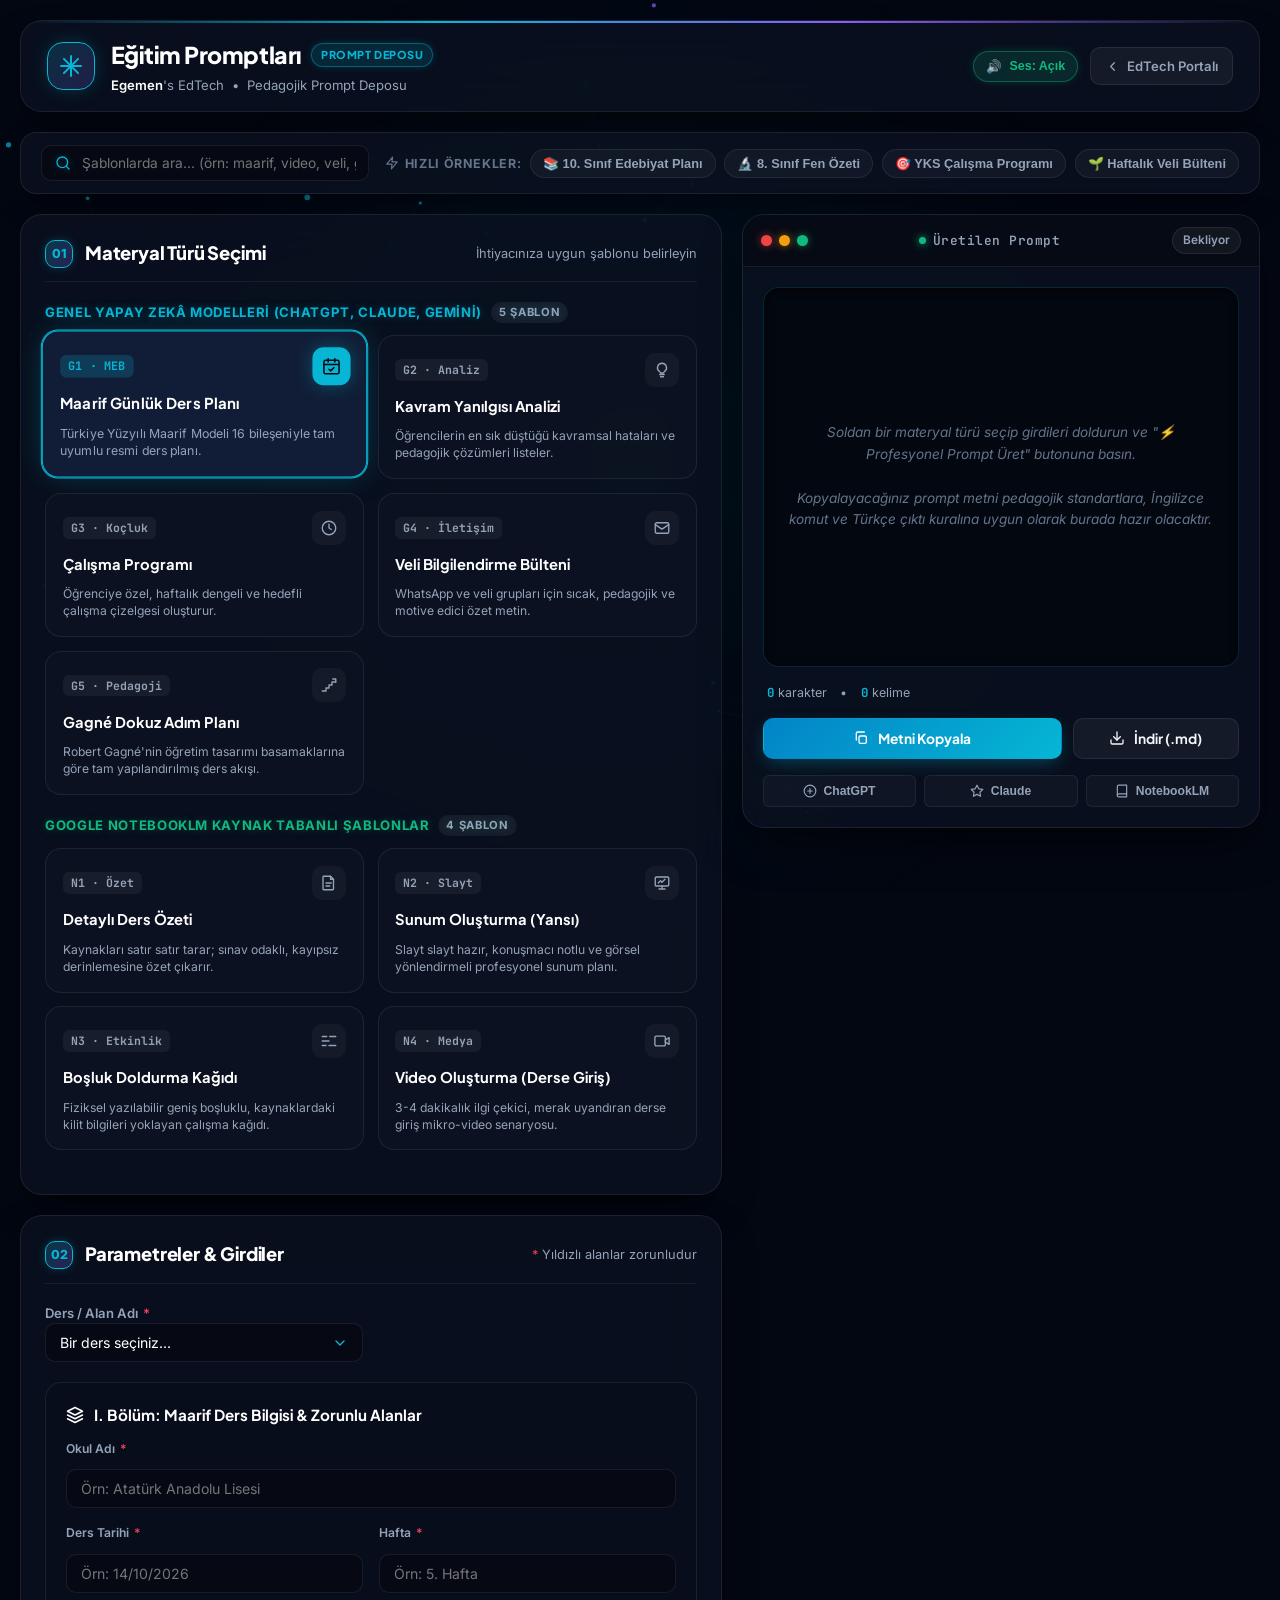
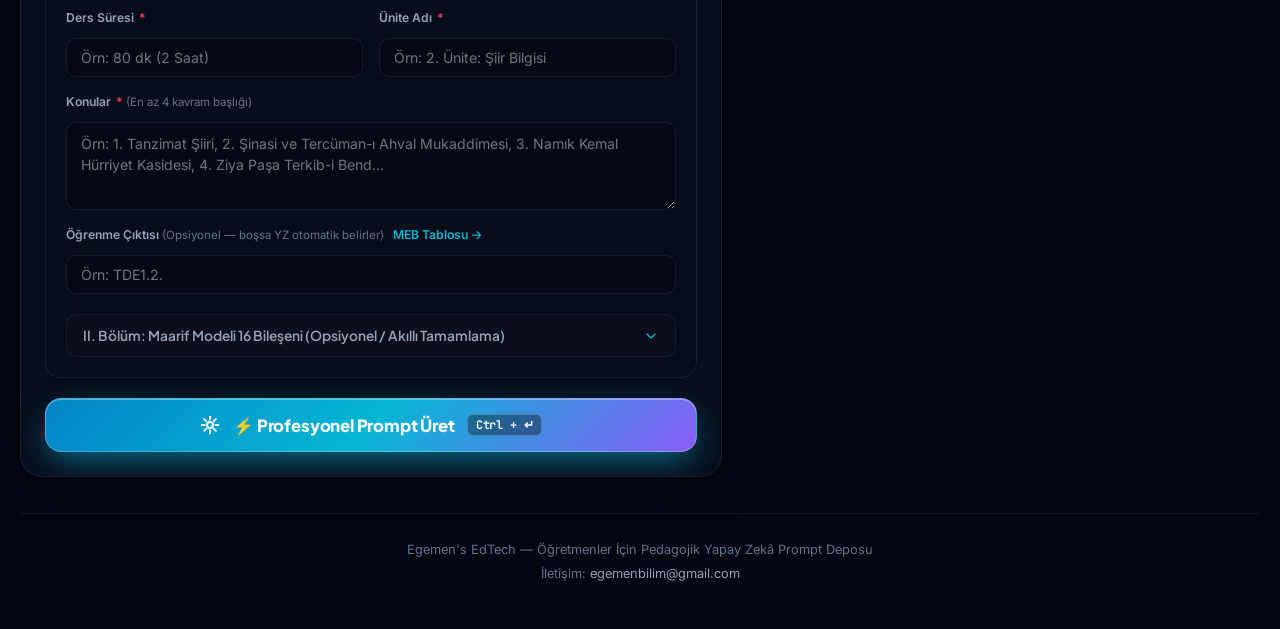
<file: prompt-deposu/index.html>
<!DOCTYPE html>
<html lang="tr">
<head>
  <meta charset="UTF-8">
  <meta name="viewport" content="width=device-width, initial-scale=1.0, maximum-scale=1.0, user-scalable=no, viewport-fit=cover">
  <meta name="description" content="Eğitim Teknolojileri — Öğretmenler ve eğitimciler için pedagojik yapay zekâ prompt deposu.">
  <title>Eğitim Promptları — Prompt Deposu | Egemen's EdTech</title>

  <!-- Google Fonts: Plus Jakarta Sans, Inter, JetBrains Mono -->
  <link rel="preconnect" href="https://fonts.googleapis.com">
  <link rel="preconnect" href="https://fonts.gstatic.com" crossorigin>
  <link href="https://fonts.googleapis.com/css2?family=Plus+Jakarta+Sans:wght@400;500;600;700;800&family=Inter:wght@400;500;600;700&family=JetBrains+Mono:wght@400;500;600;700&display=swap" rel="stylesheet">

  <!-- Stiller -->
  <link rel="stylesheet" href="css/style.css">
</head>
<body>

  <!-- İnteraktif HTML5 Parçacık Canvas'ı (Constellation Grid) -->
  <canvas id="neural-canvas"></canvas>

  <!-- Kutlama Konfeti Canvas'ı -->
  <canvas id="confetti-canvas"></canvas>

  <!-- Fareyi Takip Eden Dinamik Işık Halkası (Spotlight) -->
  <div class="mouse-spotlight" id="mouse-spotlight" aria-hidden="true"></div>

  <div class="app-container">

    <!-- ═══════════════════════════════════════════════════════════════
         TOPBAR (Marka, Canlı Durum & Ses Kontrolü)
         ═══════════════════════════════════════════════════════════════ -->
    <header class="cyber-topbar">
      <div class="brand-section">
        <div class="brand-hex-logo" title="Egemen's EdTech">
          <svg width="24" height="24" viewBox="0 0 24 24" fill="none" stroke="currentColor" stroke-width="2" stroke-linecap="round" stroke-linejoin="round">
            <path d="M12 2v20M2 12h20M4.9 4.9l14.2 14.2M19.1 4.9L4.9 19.1"/>
          </svg>
        </div>
        <div class="brand-title-wrap">
          <h1>
            Eğitim Promptları
            <span class="cyber-badge">Prompt Deposu</span>
          </h1>
          <div class="brand-subtitle">
            <span><a href="https://www.instagram.com/egemenbilim/" target="_blank" rel="noopener">Egemen</a>'s EdTech</span>
            <span>•</span>
            <span>Pedagojik Prompt Deposu</span>
          </div>
        </div>
      </div>

      <div class="topbar-controls">
        <!-- Ses Efektleri Aç / Kapa Butonu -->
        <button type="button" id="btn-sound-toggle" class="btn-sound-toggle is-active" onclick="window.toggleSound()" title="Arayüz Ses Efektlerini Aç/Kapat">
          <span id="sound-icon">🔊</span>
          <span id="sound-text">Ses: Açık</span>
        </button>

        <a href="../index.html" class="btn-portal-back">
          <svg width="15" height="15" viewBox="0 0 24 24" fill="none" stroke="currentColor" stroke-width="2" stroke-linecap="round" stroke-linejoin="round">
            <path d="m15 18-6-6 6-6"/>
          </svg>
          EdTech Portalı
        </a>
      </div>
    </header>

    <!-- ═══════════════════════════════════════════════════════════════
         TOOLBAR: CANLI ARAMA & SENARYO KARTLARI (Quick Presets)
         ═══════════════════════════════════════════════════════════════ -->
    <section class="cyber-toolbar" aria-label="Arama ve Hızlı Senaryolar">
      <div class="search-box-wrap">
        <svg width="16" height="16" viewBox="0 0 24 24" fill="none" stroke="currentColor" stroke-width="2" stroke-linecap="round" stroke-linejoin="round">
          <circle cx="11" cy="11" r="8"/><path d="m21 21-4.3-4.3"/>
        </svg>
        <input type="text" id="search-materials" class="search-input" placeholder="Şablonlarda ara... (örn: maarif, video, veli, gagne)">
      </div>

      <div class="presets-container">
        <span class="presets-label">
          <svg width="14" height="14" viewBox="0 0 24 24" fill="none" stroke="currentColor" stroke-width="2" stroke-linecap="round" stroke-linejoin="round">
            <polygon points="13 2 3 14 12 14 11 22 21 10 12 10 13 2"/>
          </svg>
          Hızlı Örnekler:
        </span>
        <button type="button" class="preset-chip" onclick="window.loadPreset('maarif_divan')">
          <span>📚 10. Sınıf Edebiyat Planı</span>
        </button>
        <button type="button" class="preset-chip" onclick="window.loadPreset('fen_dna')">
          <span>🔬 8. Sınıf Fen Özeti</span>
        </button>
        <button type="button" class="preset-chip" onclick="window.loadPreset('yks_program')">
          <span>🎯 YKS Çalışma Programı</span>
        </button>
        <button type="button" class="preset-chip" onclick="window.loadPreset('veli_bulten')">
          <span>🌱 Haftalık Veli Bülteni</span>
        </button>
      </div>
    </section>

    <!-- ═══════════════════════════════════════════════════════════════
         CYBER WORKSPACE (Sol Form & 3D Tilt Kartlar / Sağ Terminal)
         ═══════════════════════════════════════════════════════════════ -->
    <main class="cyber-workspace">

      <!-- SOL SÜTUN -->
      <div class="cyber-left-col">

        <!-- ADIM 1: 3D TILT MATERYAL SEÇİCİ -->
        <section class="cyber-card" aria-label="Materyal Türü Seçimi">
          <div class="cyber-card-head">
            <div class="card-title-group">
              <span class="step-num-badge">01</span>
              <h2 class="cyber-card-title">Materyal Türü Seçimi</h2>
            </div>
            <span class="cyber-card-sub">İhtiyacınıza uygun şablonu belirleyin</span>
          </div>

          <!-- GRUP A: Genel Yapay Zekâ -->
          <div class="section-banner cyan first">
            <span>Genel Yapay Zekâ Modelleri (ChatGPT, Claude, Gemini)</span>
            <span class="badge-counter">5 Şablon</span>
          </div>
          <div class="tilt-grid" role="radiogroup" aria-label="Genel yapay zekâ promptları">
            <!-- Maarif -->
            <label class="tilt-tile" data-name="maarif günlük ders planı meb müfredat">
              <input type="radio" name="materyal" value="maarif">
              <div class="tile-head-row">
                <span class="tile-badge-code">G1 · MEB</span>
                <div class="tile-icon-wrap">
                  <svg width="18" height="18" viewBox="0 0 24 24" fill="none" stroke="currentColor" stroke-width="1.8" stroke-linecap="round" stroke-linejoin="round">
                    <rect x="3" y="5" width="18" height="16" rx="2"/><path d="M8 3v4M16 3v4M3 10h18"/><path d="M9 15.5l2 2 4-4"/>
                  </svg>
                </div>
              </div>
              <div class="tile-text-title">Maarif Günlük Ders Planı</div>
              <div class="tile-text-desc">Türkiye Yüzyılı Maarif Modeli 16 bileşeniyle tam uyumlu resmi ders planı.</div>
            </label>

            <!-- Kavram Yanılgısı -->
            <label class="tilt-tile" data-name="kavram yanılgısı analizi teşhis pedagoji">
              <input type="radio" name="materyal" value="kavram_yanilgisi">
              <div class="tile-head-row">
                <span class="tile-badge-code">G2 · Analiz</span>
                <div class="tile-icon-wrap">
                  <svg width="18" height="18" viewBox="0 0 24 24" fill="none" stroke="currentColor" stroke-width="1.8" stroke-linecap="round" stroke-linejoin="round">
                    <path d="M9 18h6M10 21h4"/><path d="M12 3a6 6 0 0 0-3.5 10.9c.8.6 1.5 1.3 1.5 2.1h4c0-.8.7-1.5 1.5-2.1A6 6 0 0 0 12 3z"/>
                  </svg>
                </div>
              </div>
              <div class="tile-text-title">Kavram Yanılgısı Analizi</div>
              <div class="tile-text-desc">Öğrencilerin en sık düştüğü kavramsal hataları ve pedagojik çözümleri listeler.</div>
            </label>

            <!-- Çalışma Programı -->
            <label class="tilt-tile" data-name="çalışma programı ders planlama yks lgs koçluk rehberlik">
              <input type="radio" name="materyal" value="calisma_programi">
              <div class="tile-head-row">
                <span class="tile-badge-code">G3 · Koçluk</span>
                <div class="tile-icon-wrap">
                  <svg width="18" height="18" viewBox="0 0 24 24" fill="none" stroke="currentColor" stroke-width="1.8" stroke-linecap="round" stroke-linejoin="round">
                    <circle cx="12" cy="12" r="9"/><path d="M12 7v5l3.2 2"/>
                  </svg>
                </div>
              </div>
              <div class="tile-text-title">Çalışma Programı</div>
              <div class="tile-text-desc">Öğrenciye özel, haftalık dengeli ve hedefli çalışma çizelgesi oluşturur.</div>
            </label>

            <!-- Veli Bülteni -->
            <label class="tilt-tile" data-name="veli bilgilendirme bülteni whatsapp veli grubu okul iletişim">
              <input type="radio" name="materyal" value="veli_bulteni">
              <div class="tile-head-row">
                <span class="tile-badge-code">G4 · İletişim</span>
                <div class="tile-icon-wrap">
                  <svg width="18" height="18" viewBox="0 0 24 24" fill="none" stroke="currentColor" stroke-width="1.8" stroke-linecap="round" stroke-linejoin="round">
                    <rect x="3" y="5" width="18" height="14" rx="2"/><path d="M3 7.5l9 6 9-6"/>
                  </svg>
                </div>
              </div>
              <div class="tile-text-title">Veli Bilgilendirme Bülteni</div>
              <div class="tile-text-desc">WhatsApp ve veli grupları için sıcak, pedagojik ve motive edici özet metin.</div>
            </label>

            <!-- Gagné 9 Adım -->
            <label class="tilt-tile" data-name="gagné dokuz adım planı öğretim tasarımı model pedagoji">
              <input type="radio" name="materyal" value="gagne">
              <div class="tile-head-row">
                <span class="tile-badge-code">G5 · Pedagoji</span>
                <div class="tile-icon-wrap">
                  <svg width="18" height="18" viewBox="0 0 24 24" fill="none" stroke="currentColor" stroke-width="1.8" stroke-linecap="round" stroke-linejoin="round">
                    <path d="M3 20h5v-4h4v-4h4V8h5"/><path d="M17 4h4v4"/>
                  </svg>
                </div>
              </div>
              <div class="tile-text-title">Gagné Dokuz Adım Planı</div>
              <div class="tile-text-desc">Robert Gagné'nin öğretim tasarımı basamaklarına göre tam yapılandırılmış ders akışı.</div>
            </label>
          </div>

          <!-- GRUP B: NotebookLM Özel -->
          <div class="section-banner mint">
            <span>Google NotebookLM Kaynak Tabanlı Şablonlar</span>
            <span class="badge-counter">4 Şablon</span>
          </div>
          <div class="tilt-grid" role="radiogroup" aria-label="NotebookLM promptları">
            <!-- Not -->
            <label class="tilt-tile is-mint" data-name="detaylı ders özeti çalışma kağıdı notebooklm">
              <input type="radio" name="materyal" value="not">
              <div class="tile-head-row">
                <span class="tile-badge-code">N1 · Özet</span>
                <div class="tile-icon-wrap">
                  <svg width="18" height="18" viewBox="0 0 24 24" fill="none" stroke="currentColor" stroke-width="1.8" stroke-linecap="round" stroke-linejoin="round">
                    <path d="M5 3h9l4 4v13a1 1 0 0 1-1 1H5a1 1 0 0 1-1-1V4a1 1 0 0 1 1-1z"/><path d="M14 3v4h4"/><path d="M8 12h7M8 16h5"/>
                  </svg>
                </div>
              </div>
              <div class="tile-text-title">Detaylı Ders Özeti</div>
              <div class="tile-text-desc">Kaynakları satır satır tarar; sınav odaklı, kayıpsız derinlemesine özet çıkarır.</div>
            </label>

            <!-- Sunum -->
            <label class="tilt-tile is-mint" data-name="sunum oluşturma slayt yansı ppt notebooklm">
              <input type="radio" name="materyal" value="nlm">
              <div class="tile-head-row">
                <span class="tile-badge-code">N2 · Slayt</span>
                <div class="tile-icon-wrap">
                  <svg width="18" height="18" viewBox="0 0 24 24" fill="none" stroke="currentColor" stroke-width="1.8" stroke-linecap="round" stroke-linejoin="round">
                    <rect x="3" y="4" width="18" height="12" rx="1.5"/><path d="M12 16v4M8 20h8"/><path d="M7 12l3-3 2 2 4-4"/>
                  </svg>
                </div>
              </div>
              <div class="tile-text-title">Sunum Oluşturma (Yansı)</div>
              <div class="tile-text-desc">Slayt slayt hazır, konuşmacı notlu ve görsel yönlendirmeli profesyonel sunum planı.</div>
            </label>

            <!-- Boşluk Doldurma -->
            <label class="tilt-tile is-mint" data-name="boşluk doldurma kağıdı test ayt öabt alıştırma">
              <input type="radio" name="materyal" value="bosluk">
              <div class="tile-head-row">
                <span class="tile-badge-code">N3 · Etkinlik</span>
                <div class="tile-icon-wrap">
                  <svg width="18" height="18" viewBox="0 0 24 24" fill="none" stroke="currentColor" stroke-width="1.8" stroke-linecap="round">
                    <path d="M3 6h6M13 6h8M3 12h9M3 18h5M12 18h9"/>
                  </svg>
                </div>
              </div>
              <div class="tile-text-title">Boşluk Doldurma Kağıdı</div>
              <div class="tile-text-desc">Fiziksel yazılabilir geniş boşluklu, kaynaklardaki kilit bilgileri yoklayan çalışma kağıdı.</div>
            </label>

            <!-- Video -->
            <label class="tilt-tile is-mint" data-name="video oluşturma senaryo derse giriş mikro video">
              <input type="radio" name="materyal" value="video">
              <div class="tile-head-row">
                <span class="tile-badge-code">N4 · Medya</span>
                <div class="tile-icon-wrap">
                  <svg width="18" height="18" viewBox="0 0 24 24" fill="none" stroke="currentColor" stroke-width="1.8" stroke-linecap="round" stroke-linejoin="round">
                    <rect x="2.5" y="5.5" width="14" height="13" rx="2"/><path d="M16.5 10.5l5-3v9l-5-3z"/>
                  </svg>
                </div>
              </div>
              <div class="tile-text-title">Video Oluşturma (Derse Giriş)</div>
              <div class="tile-text-desc">3-4 dakikalık ilgi çekici, merak uyandıran derse giriş mikro-video senaryosu.</div>
            </label>
          </div>
        </section>

        <!-- ADIM 2: DİNAMİK FORM ALANI -->
        <section class="cyber-card" aria-label="Prompt Parametreleri">
          <div class="cyber-card-head">
            <div class="card-title-group">
              <span class="step-num-badge">02</span>
              <h2 class="cyber-card-title">Parametreler &amp; Girdiler</h2>
            </div>
            <span class="cyber-card-sub"><span class="req">*</span> Yıldızlı alanlar zorunludur</span>
          </div>

          <div class="form-grid">
            <!-- 02 · Sınıf Seviyesi -->
            <div class="field" id="sinif-group" style="display:none;">
              <label class="field-label" for="sinif">
                <span>Sınıf Seviyesi <span class="req">*</span></span>
                <span class="opt">≤ 7. Sınıf Somutlaştırılır</span>
              </label>
              <select id="sinif" class="control">
                <option value="">Seviye seçiniz...</option>
                <option value="5. Sınıf">5. Sınıf (Ortaokul)</option>
                <option value="6. Sınıf">6. Sınıf (Ortaokul)</option>
                <option value="7. Sınıf">7. Sınıf (Ortaokul)</option>
                <option value="8. Sınıf">8. Sınıf (LGS)</option>
                <option value="9. Sınıf">9. Sınıf (Lise)</option>
                <option value="10. Sınıf">10. Sınıf (Lise)</option>
                <option value="11. Sınıf">11. Sınıf (Lise)</option>
                <option value="12. Sınıf (YKS)">12. Sınıf (YKS)</option>
                <option value="Mezun (YKS)">Mezun (YKS)</option>
              </select>
            </div>

            <!-- 03 · Ders Adı -->
            <div class="field" id="main-ders-group">
              <label class="field-label" for="ders">
                <span>Ders / Alan Adı <span class="req">*</span></span>
              </label>
              <select id="ders" class="control">
                <option value="">Bir ders seçiniz...</option>
                <option value="Türkçe">Türkçe</option>
                <option value="Türk Dili ve Edebiyatı">Türk Dili ve Edebiyatı</option>
                <option value="Tarih">Tarih</option>
                <option value="Coğrafya">Coğrafya</option>
                <option value="Felsefe">Felsefe</option>
                <option value="Din Kültürü ve Ahlak Bilgisi">Din Kültürü ve Ahlak Bilgisi</option>
                <option value="Matematik">Matematik</option>
                <option value="Fizik">Fizik</option>
                <option value="Kimya">Kimya</option>
                <option value="Biyoloji">Biyoloji</option>
                <option value="Fen Bilgisi">Fen Bilgisi</option>
                <option value="İngilizce">İngilizce</option>
              </select>
            </div>

            <!-- 04 · Konu / Ünite -->
            <div class="field span-full" id="konu-group">
              <label class="field-label" for="konu">
                <span>Konu / Ünite / Alt Başlıklar <span class="req">*</span></span>
                <span class="opt">Ayrıntılı yazmak sonucu güçlendirir</span>
              </label>
              <textarea id="konu" class="control" placeholder="Örn: Divan Edebiyatı, Gazel nazım şekli ve özellikleri, kafiye-redif incelemesi..."></textarea>
            </div>
          </div>

          <!-- DİNAMİK ÖZEL PANELLER -->

          <!-- Video Panel (NotebookLM) -->
          <div id="video-options" class="panel-dyn" style="display:none;">
            <div class="panel-head">
              <svg width="18" height="18" viewBox="0 0 24 24" fill="none" stroke="currentColor" stroke-width="2" stroke-linecap="round" stroke-linejoin="round">
                <circle cx="12" cy="12" r="10"/><polygon points="10 8 16 12 10 16 10 8"/>
              </svg>
              <span>Video Oluşturma (Derse Giriş) Modülü</span>
            </div>
            <p class="panel-note">Seçtiğiniz Ders ve Konu bilgileri kullanılarak NotebookLM kaynaklarınız üzerinden 3–4 dakikalık ilgi çekici derse giriş video senaryosu üretilecektir. 7. sınıf ve altı için somutlaştırma kuralı otomatik entegre edilir.</p>
          </div>

          <!-- Gagné Panel -->
          <div id="gagne-options" class="panel-dyn" style="display:none;">
            <div class="panel-head">
              <svg width="18" height="18" viewBox="0 0 24 24" fill="none" stroke="currentColor" stroke-width="2" stroke-linecap="round" stroke-linejoin="round">
                <path d="M12 8v4l3 3"/><circle cx="12" cy="12" r="9"/>
              </svg>
              <span>Gagné Modeli Ek Parametreleri</span>
            </div>
            <div class="field">
              <label class="mini-label" for="g-sure">Eğitim / Ders Süresi <span class="req">*</span></label>
              <input type="text" id="g-sure" class="control" placeholder="Örn: 40 dakika / 2 ders saati / 1 gün">
            </div>
          </div>

          <!-- Çalışma Programı Paneli -->
          <div id="program-options" class="panel-dyn" style="display:none;">
            <div class="panel-head">
              <svg width="18" height="18" viewBox="0 0 24 24" fill="none" stroke="currentColor" stroke-width="2" stroke-linecap="round" stroke-linejoin="round">
                <rect x="3" y="4" width="18" height="18" rx="2"/><line x1="16" y1="2" x2="16" y2="6"/><line x1="8" y1="2" x2="8" y2="6"/><line x1="3" y1="10" x2="21" y2="10"/>
              </svg>
              <span>I. Program İçeriği &amp; Ders Listesi</span>
            </div>
            <div id="dynamic-courses"></div>
            <button type="button" id="btn-add-course" class="btn-add-row">+ Yeni Ders Ekle (Max 10)</button>

            <div class="field" style="margin-bottom: 1.25rem;">
              <label class="mini-label" for="p-sure">Program Süresi <span class="req">*</span></label>
              <input type="text" id="p-sure" class="control" placeholder="Örn: 2 Haftalık, 1 Aylık Sınav Kampı">
            </div>

            <div class="panel-head">
              <span>II. Hedefler &amp; Özel Detaylar</span>
              <span class="opt" style="margin-left:auto;">Boş kalanları yapay zekâ optimize eder</span>
            </div>
            <div class="form-grid">
              <div class="field"><label class="mini-label">Öğrenci İsmi</label><input type="text" id="p-ogrenci" class="control" placeholder="Örn: Ahmet"></div>
              <div class="field"><label class="mini-label">Önerilen Ders Kaynağı</label><input type="text" id="p-kaynak" class="control" placeholder="Örn: 3D Yayınları, OGM Materyal"></div>
              <div class="field"><label class="mini-label">Günlük Çalışma Süresi</label><input type="text" id="p-gunluk-sure" class="control" placeholder="Örn: 4 Saat"></div>
              <div class="field"><label class="mini-label">Toplam Soru Sayısı</label><input type="text" id="p-toplam-soru" class="control" placeholder="Örn: 1500 Soru"></div>
              <div class="field"><label class="mini-label">Günlük Soru Sayısı</label><input type="text" id="p-gunluk-soru" class="control" placeholder="Örn: 150 Soru"></div>
              <div class="field"><label class="mini-label">Deneme Sıklığı</label><input type="text" id="p-deneme" class="control" placeholder="Örn: Haftada 2 TYT Denemesi"></div>
              <div class="field span-full"><label class="mini-label">Ek Beklenti &amp; Notlar</label><textarea id="p-ek" class="control" placeholder="Örn: Pazartesi sadece Matematik olsun, Pazar dinlenme günü verilsin."></textarea></div>
            </div>
          </div>

          <!-- Veli Bülteni Paneli -->
          <div id="veli-options" class="panel-dyn" style="display:none;">
            <div class="panel-head">
              <svg width="18" height="18" viewBox="0 0 24 24" fill="none" stroke="currentColor" stroke-width="2" stroke-linecap="round" stroke-linejoin="round">
                <path d="M17 21v-2a4 4 0 0 0-4-4H5a4 4 0 0 0-4 4v2"/><circle cx="9" cy="7" r="4"/><path d="M23 21v-2a4 4 0 0 0-3-3.87"/><path d="M16 3.13a4 4 0 0 1 0 7.75"/>
              </svg>
              <span>İşlenen Dersler ve Konular</span>
            </div>
            <div id="dynamic-veli-courses"></div>
            <button type="button" id="btn-add-veli-course" class="btn-add-row">+ Yeni Ders Ekle (Max 15)</button>

            <div class="field">
              <label class="mini-label" for="v-etkinlikler">Yapılan Ekstra Etkinlikler <span class="opt">(Opsiyonel)</span></label>
              <textarea id="v-etkinlikler" class="control" placeholder="Örn: Sınıf içi münazara etkinliği yapıldı, kitap okuma çemberi kuruldu..."></textarea>
            </div>
          </div>

          <!-- Sunum Kimliği (NotebookLM) -->
          <div id="nlm-options" class="panel-dyn" style="display:none;">
            <div class="panel-head">
              <svg width="18" height="18" viewBox="0 0 24 24" fill="none" stroke="currentColor" stroke-width="2" stroke-linecap="round" stroke-linejoin="round">
                <path d="M20 21v-2a4 4 0 0 0-4-4H8a4 4 0 0 0-4 4v2"/><circle cx="12" cy="7" r="4"/>
              </svg>
              <span>Sunum Kimliği Bilgileri</span>
            </div>
            <div class="form-grid">
              <div class="field"><label class="mini-label" for="ogretmen">Öğretmen Adı</label><input type="text" id="ogretmen" class="control" placeholder="Örn: Egemen Bilim"></div>
              <div class="field"><label class="mini-label" for="kurum">Kurum Adı</label><input type="text" id="kurum" class="control" placeholder="Örn: Atatürk Anadolu Lisesi"></div>
            </div>
          </div>

          <!-- Maarif Modeli Paneli -->
          <div id="maarif-options" class="panel-dyn" style="display:none;">
            <div class="panel-head">
              <svg width="18" height="18" viewBox="0 0 24 24" fill="none" stroke="currentColor" stroke-width="2" stroke-linecap="round" stroke-linejoin="round">
                <polygon points="12 2 2 7 12 12 22 7 12 2"/><polyline points="2 17 12 22 22 17"/><polyline points="2 12 12 17 22 12"/>
              </svg>
              <span>I. Bölüm: Maarif Ders Bilgisi &amp; Zorunlu Alanlar</span>
            </div>
            <div class="form-grid">
              <div class="field span-full"><label class="mini-label" for="m-okul">Okul Adı <span class="req">*</span></label><input type="text" id="m-okul" class="control" placeholder="Örn: Atatürk Anadolu Lisesi"></div>
              <div class="field"><label class="mini-label" for="m-tarih">Ders Tarihi <span class="req">*</span></label><input type="text" id="m-tarih" class="control" placeholder="Örn: 14/10/2026"></div>
              <div class="field"><label class="mini-label" for="m-hafta">Hafta <span class="req">*</span></label><input type="text" id="m-hafta" class="control" placeholder="Örn: 5. Hafta"></div>
              <div class="field"><label class="mini-label" for="m-sure">Ders Süresi <span class="req">*</span></label><input type="text" id="m-sure" class="control" placeholder="Örn: 80 dk (2 Saat)"></div>
              <div class="field"><label class="mini-label" for="m-unite">Ünite Adı <span class="req">*</span></label><input type="text" id="m-unite" class="control" placeholder="Örn: 2. Ünite: Şiir Bilgisi"></div>
              <div class="field span-full"><label class="mini-label" for="m-konular">Konular <span class="req">*</span> <span class="opt">(En az 4 kavram başlığı)</span></label><textarea id="m-konular" class="control" placeholder="Örn: 1. Tanzimat Şiiri, 2. Şinasi ve Tercüman-ı Ahval Mukaddimesi, 3. Namık Kemal Hürriyet Kasidesi, 4. Ziya Paşa Terkib-i Bend..."></textarea></div>
              <div class="field span-full"><label class="mini-label" for="m-ogrenme_ciktilari">Öğrenme Çıktısı <span class="opt">(Opsiyonel — boşsa YZ otomatik belirler)</span> <a href="https://tymm.meb.gov.tr/ogretim-programlari" target="_blank" rel="noopener" style="color:var(--neon-cyan); text-decoration:none; margin-left:6px; font-weight:600;">MEB Tablosu →</a></label><input type="text" id="m-ogrenme_ciktilari" class="control" placeholder="Örn: TDE1.2."></div>
            </div>

            <!-- Akordeon: II. Maarif Modeli 16 Bileşeni -->
            <div class="cyber-accordion">
              <button type="button" class="accordion-trigger" onclick="window.toggleMaarifAccordion(this)">
                <span>II. Bölüm: Maarif Modeli 16 Bileşeni (Opsiyonel / Akıllı Tamamlama)</span>
                <svg width="16" height="16" viewBox="0 0 24 24" fill="none" stroke="currentColor" stroke-width="2" stroke-linecap="round" stroke-linejoin="round">
                  <polyline points="6 9 12 15 18 9"/>
                </svg>
              </button>
              <div class="accordion-content" id="maarif-accordion-body">
                <p class="panel-note" style="margin-bottom:0.75rem;">Boş bıraktığınız bileşenler, ders ve konu bağlamına göre yapay zekâ tarafından pedagojik olarak tamamlanacaktır.</p>
                <div class="scrollbox">
                  <div class="field"><label class="mini-label">Alan Becerileri</label><input type="text" id="m-alan" class="control"></div>
                  <div class="field"><label class="mini-label">Kavramsal Beceriler</label><input type="text" id="m-kavramsal" class="control"></div>
                  <div class="field"><label class="mini-label">Eğilimler</label><input type="text" id="m-egilimler" class="control"></div>
                  <div class="field"><label class="mini-label">Sosyal-Duygusal Öğrenme</label><input type="text" id="m-sosyal" class="control"></div>
                  <div class="field"><label class="mini-label">Değerler</label><input type="text" id="m-degerler" class="control"></div>
                  <div class="field"><label class="mini-label">Okuryazarlık Becerileri</label><input type="text" id="m-okuryazarlik" class="control"></div>
                  <div class="field"><label class="mini-label">Disiplinler Arası İlişkiler</label><input type="text" id="m-disiplinler" class="control"></div>
                  <div class="field"><label class="mini-label">Beceriler Arası İlişkiler</label><input type="text" id="m-beceriler_arasi" class="control"></div>
                  <div class="field"><label class="mini-label">İçerik Çerçevesi</label><input type="text" id="m-icerik" class="control"></div>
                  <div class="field"><label class="mini-label">Ölçme ve Değerlendirme</label><input type="text" id="m-olcme" class="control"></div>
                  <div class="field"><label class="mini-label">Temel Kabuller</label><input type="text" id="m-kabuller" class="control"></div>
                  <div class="field"><label class="mini-label">Ön Değerlendirme Süreci</label><input type="text" id="m-on_degerlendirme" class="control"></div>
                  <div class="field"><label class="mini-label">Köprü Kurma</label><input type="text" id="m-kopru" class="control"></div>
                  <div class="field"><label class="mini-label">Öğretme-Öğrenme Uygulamaları</label><input type="text" id="m-uygulamalar" class="control"></div>
                  <div class="field"><label class="mini-label">Zenginleştirme</label><input type="text" id="m-zenginlestirme" class="control"></div>
                  <div class="field"><label class="mini-label">Destekleme</label><input type="text" id="m-destekleme" class="control"></div>
                </div>
              </div>
            </div>
          </div>

          <!-- SİNEMATİK ÜRETİM BUTONU -->
          <button type="button" class="btn-cyber-cta" id="btn-generate" onclick="generatePrompt()">
            <svg width="22" height="22" viewBox="0 0 24 24" fill="none" stroke="currentColor" stroke-width="2.2" stroke-linecap="round" stroke-linejoin="round">
              <path d="M12 3v3M12 18v3M3 12h3M18 12h3M5.6 5.6l2.1 2.1M16.3 16.3l2.1 2.1M18.4 5.6l-2.1 2.1M7.7 16.3l-2.1 2.1"/><circle cx="12" cy="12" r="3.2"/>
            </svg>
            <span>⚡ Profesyonel Prompt Üret</span>
            <span class="kbd-badge">Ctrl + ↵</span>
          </button>
        </section>

      </div>

      <!-- SAĞ SÜTUN: ÜRETİLEN PROMPT PANELİ -->
      <aside class="cyber-terminal-card" id="paper" aria-label="Üretilen Prompt">
        <div class="terminal-header">
          <div class="window-dots" aria-hidden="true">
            <span class="dot-btn red"></span>
            <span class="dot-btn yellow"></span>
            <span class="dot-btn green"></span>
          </div>
          <div class="terminal-title">
            <span class="online-indicator"></span>
            <span>Üretilen Prompt</span>
          </div>
          <div class="terminal-status-pill" id="status-chip">
            <span id="status-text">Bekliyor</span>
          </div>
        </div>

        <div class="terminal-body">
          <div id="result-box" class="prompt-display-area empty">Soldan bir materyal türü seçip girdileri doldurun ve "⚡ Profesyonel Prompt Üret" butonuna basın.

Kopyalayacağınız prompt metni pedagojik standartlara, İngilizce komut ve Türkçe çıktı kuralına uygun olarak burada hazır olacaktır.</div>

          <div class="terminal-meta-row">
            <div class="meta-stats-wrap">
              <span><strong id="count-chars">0</strong> karakter</span>
              <span>•</span>
              <span><strong id="count-words">0</strong> kelime</span>
            </div>
            <button type="button" id="btn-skip-stream" class="btn-skip-stream" onclick="window.skipStream()">Hepsini Göster ⏩</button>
          </div>

          <!-- Aksiyon Butonları -->
          <div class="terminal-actions-row">
            <button type="button" class="btn-cyber-action btn-copy-action" id="btn-copy" onclick="copyPrompt()">
              <svg width="16" height="16" viewBox="0 0 24 24" fill="none" stroke="currentColor" stroke-width="2" stroke-linecap="round" stroke-linejoin="round">
                <rect x="9" y="9" width="11" height="11" rx="2"/><path d="M5 15V5a2 2 0 0 1 2-2h10"/>
              </svg>
              <span id="copy-text">Metni Kopyala</span>
            </button>

            <button type="button" class="btn-cyber-action btn-download-action" onclick="window.downloadPrompt()">
              <svg width="16" height="16" viewBox="0 0 24 24" fill="none" stroke="currentColor" stroke-width="2" stroke-linecap="round" stroke-linejoin="round">
                <path d="M21 15v4a2 2 0 0 1-2 2H5a2 2 0 0 1-2-2v-4"/><polyline points="7 10 12 15 17 10"/><line x1="12" y1="15" x2="12" y2="3"/>
              </svg>
              <span>İndir (.md)</span>
            </button>
          </div>

          <!-- Derin Bağlantılar (Deep Links) -->
          <div class="ai-links-deck">
            <button type="button" class="btn-ai-portal" onclick="window.openInAI('chatgpt')">
              <svg width="14" height="14" viewBox="0 0 24 24" fill="none" stroke="currentColor" stroke-width="2" stroke-linecap="round" stroke-linejoin="round"><circle cx="12" cy="12" r="10"/><path d="M8 12h8"/><path d="M12 8v8"/></svg>
              <span>ChatGPT</span>
            </button>
            <button type="button" class="btn-ai-portal" onclick="window.openInAI('claude')">
              <svg width="14" height="14" viewBox="0 0 24 24" fill="none" stroke="currentColor" stroke-width="2" stroke-linecap="round" stroke-linejoin="round"><polygon points="12 2 15.09 8.26 22 9.27 17 14.14 18.18 21.02 12 17.77 5.82 21.02 7 14.14 2 9.27 8.91 8.26 12 2"/></svg>
              <span>Claude</span>
            </button>
            <button type="button" class="btn-ai-portal" onclick="window.openInAI('notebooklm')">
              <svg width="14" height="14" viewBox="0 0 24 24" fill="none" stroke="currentColor" stroke-width="2" stroke-linecap="round" stroke-linejoin="round"><path d="M4 19.5A2.5 2.5 0 0 1 6.5 17H20"/><path d="M6.5 2H20v20H6.5A2.5 2.5 0 0 1 4 19.5v-15A2.5 2.5 0 0 1 6.5 2z"/></svg>
              <span>NotebookLM</span>
            </button>
          </div>

        </div>
      </aside>

    </main>

    <!-- ═══════════════════════════════════════════════════════════════
         FOOTER
         ═══════════════════════════════════════════════════════════════ -->
    <footer class="cyber-footer">
      <p>Egemen's EdTech — Öğretmenler İçin Pedagojik Yapay Zekâ Prompt Deposu</p>
      <p style="margin-top:4px;">İletişim: <a href="mailto:egemenbilim@gmail.com">egemenbilim@gmail.com</a></p>
    </footer>

  </div>

  <!-- Tablet Hızlı Atlama Butonu (Form ↔ Terminal) -->
  <button type="button" id="btn-tablet-jump" class="btn-tablet-jump" onclick="window.toggleTabletJump()" title="Form ve Terminal Arasında Hızlı Geçiş Yap">
    <span id="tablet-jump-icon">⬇️</span>
    <span id="tablet-jump-text">Promptu Gör</span>
  </button>

  <!-- Toast Bildirim Konteyneri -->
  <div class="toast-wrap" id="toast-wrap"></div>

  <!-- Ana ES Modülü -->
  <script type="module" src="js/main.js"></script>
</body>
</html>
</file>
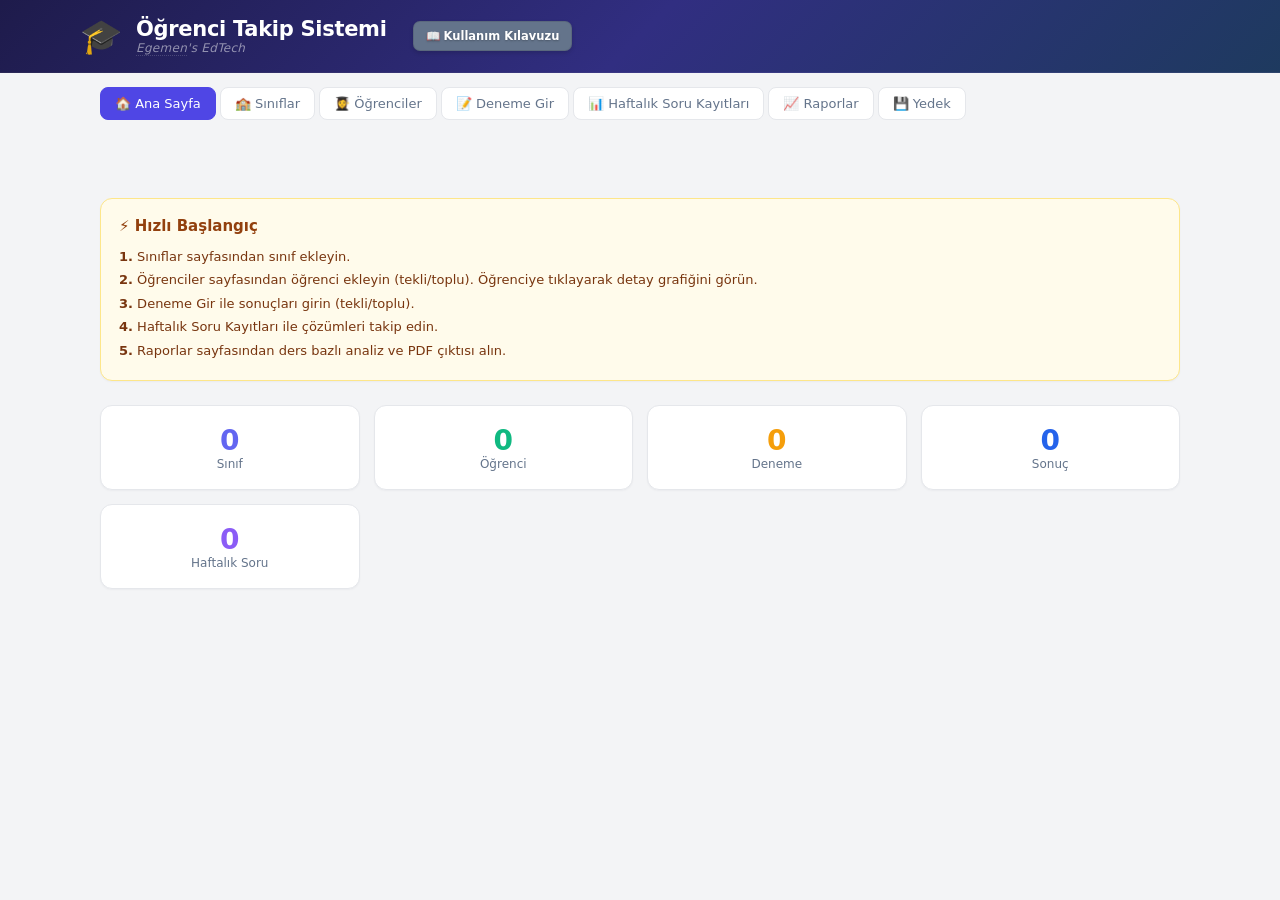
<file: EdTech/ogrenci-takip/index.html>
<!DOCTYPE html>
<html lang="tr">
<head>
  <meta charset="UTF-8">
  <meta name="viewport" content="width=device-width, initial-scale=1.0, maximum-scale=1.0, user-scalable=no, viewport-fit=cover">
  <title>Öğrenci Takip Sistemi</title>
  
  <!-- Özel Modüler Stiller -->
  <link rel="stylesheet" href="css/style.css">
  
  <!-- Yerel PDF.js Kütüphanesi (100% Çevrimdışı ve file:// Uyumlu) -->
  <script src="js/lib/pdf.min.js"></script>
  <script src="js/lib/pdfWorkerInline.js"></script>
  <!-- Yerel Excel & Word Kütüphaneleri (100% Çevrimdışı) -->
  <script src="js/lib/xlsx.full.min.js"></script>
  <script src="js/lib/mammoth.browser.min.js"></script>
</head>
<body>

<header class="hero">
  <div class="hero-inner">
    <div class="logo">🎓</div>
    <div>
      <h1>Öğrenci Takip Sistemi</h1>
      <p><a href="https://www.instagram.com/egemenbilim/" target="_blank" rel="noopener" style="color:inherit;text-decoration:none;border-bottom:1px dotted rgba(255,255,255,.35)">Egemen</a>'s EdTech</p>
    </div>
    <button class="btn gray sm" onclick="$('kullanimModal').classList.remove('hidden')" style="margin-left:12px;white-space:nowrap">📖 Kullanım Kılavuzu</button>
  </div>
</header>

<nav class="top wrap">
  <a data-view="dashboard" class="active">🏠 Ana Sayfa</a>
  <a data-view="siniflar">🏫 Sınıflar</a>
  <a data-view="ogrenciler">👩‍🎓 Öğrenciler</a>
  <a data-view="deneme">📝 Deneme Gir</a>
  <a data-view="haftalik">📊 Haftalık Soru Kayıtları</a>
  <a data-view="rapor">📈 Raporlar</a>
  <a data-view="cikti">💾 Yedek</a>
</nav>

<main class="wrap">

<!-- DASHBOARD -->
<section id="dashboard">
  <div class="card" style="background:#fffbeb;border-color:#fde68a">
    <h2 style="color:#92400e">⚡ Hızlı Başlangıç</h2>
    <div style="color:#78350f;line-height:1.8;font-size:13px">
      <p><b>1.</b> Sınıflar sayfasından sınıf ekleyin.</p>
      <p><b>2.</b> Öğrenciler sayfasından öğrenci ekleyin (tekli/toplu). Öğrenciye tıklayarak detay grafiğini görün.</p>
      <p><b>3.</b> Deneme Gir ile sonuçları girin (tekli/toplu).</p>
      <p><b>4.</b> Haftalık Soru Kayıtları ile çözümleri takip edin.</p>
      <p><b>5.</b> Raporlar sayfasından ders bazlı analiz ve PDF çıktısı alın.</p>
    </div>
  </div>
  <div class="grid-3 mt-6" id="dashboardStats"></div>
</section>

<!-- SINIFLAR -->
<section id="siniflar" class="hidden">
  <div class="card">
    <h2 id="sinifFormBaslik">➕ Yeni Sınıf Ekle</h2>
    <div class="flex">
      <input id="yeniSinif" placeholder="Sınıf adı (örn: 9-A)">
      <button class="btn" id="sinifKaydetBtn" onclick="sinifEkle()">Ekle</button>
      <button class="btn gray hidden" id="sinifIptalBtn" onclick="sinifIptal()">İptal</button>
    </div>
    <input type="hidden" id="sinifEditId">
  </div>
  <div class="mt-6">
    <h2 style="font-size:16px;margin-bottom:10px">Mevcut Sınıflar <span id="sinifSayisi" class="muted"></span> <span class="muted" style="font-size:11px;font-weight:400">— detay için sınıfa tıklayın</span></h2>
    <div id="sinifListesi"></div>
  </div>

  <!-- AKTİF DERS SÜRECİ -->
  <div class="card mt-6" id="aktifSurecKart">
    <div class="flex" style="justify-content:space-between;flex-wrap:wrap;gap:10px">
      <h2 style="margin:0">📆 Aktif Ders Süreci</h2>
      <div class="flex" style="flex-wrap:wrap;gap:6px;align-items:flex-end">
        <div><label style="margin-bottom:3px">Ders Adı</label><input id="surecDers" placeholder="örn: Türkçe" style="width:130px"></div>
        <div><label style="margin-bottom:3px">Öğretmen Adı</label><input id="surecOgretmen" placeholder="örn: Egemen Bilim" style="width:150px"></div>
        <div><label style="margin-bottom:3px">Hafta / Dönem</label><input id="surecHafta" placeholder="örn: 12. Hafta" style="width:120px"></div>
        <div><label style="margin-bottom:3px">Başlangıç</label><input type="date" id="surecBas" style="width:145px"></div>
        <div><label style="margin-bottom:3px">Bitiş</label><input type="date" id="surecBit" style="width:145px"></div>
        <button class="btn sm gray" onclick="aktifSurecOtomatikDoldur()" title="Seçili sınıfın aktif veya önümüzdeki konusundan hafta ve ders bilgisini otomatik forma aktarır">⚡ Bilgileri Çek</button>
        <button class="btn sm" onclick="aktifSurecRapor()">📄 Rapor Al</button>
      </div>
    </div>
    <div style="margin-top:10px;padding:10px;background:#f8fafc;border:1px solid var(--border);border-radius:8px">
      <div class="flex" style="flex-wrap:wrap;gap:14px;align-items:flex-start">
        <div style="flex:1;min-width:180px">
          <label>Rapora dahil edilecek sınıflar</label>
          <div id="surecSinifSecim" style="display:flex;flex-wrap:wrap;gap:4px;margin-top:4px"></div>
        </div>
        <div style="flex:1;min-width:180px">
          <label>Rapora dahil edilecek dersler (Ders Takip'ten)</label>
          <div id="surecDersSecim" style="display:flex;flex-wrap:wrap;gap:4px;margin-top:4px"></div>
        </div>
        <div>
          <label>Durumlar</label>
          <div style="margin-top:4px">
            <label class="chk-wrap"><input type="checkbox" id="surecDurumIslendi" checked> İşlendi</label>
            <label class="chk-wrap"><input type="checkbox" id="surecDurumIsleniyor" checked> İşleniyor</label>
            <label class="chk-wrap"><input type="checkbox" id="surecDurumBaslanacak"> Başlanacak</label>
          </div>
        </div>
      </div>
    </div>
    <div id="aktifSurecOzet" class="mt-3"></div>

    <!-- ÜNİTELENDİRİLMİŞ YILLIK PLAN (ÜYP) ENTEGRASYONU -->
    <div style="margin-top:14px;padding:12px 14px;background:#f0fdf4;border:1.5px solid #86efac;border-radius:10px">
      <div class="flex" style="justify-content:space-between;align-items:center;flex-wrap:wrap;gap:8px">
        <div style="display:flex;align-items:center;gap:8px">
          <span style="font-size:22px">📑</span>
          <div>
            <b style="color:#166534;font-size:14px">Ünitelendirilmiş Yıllık Plan (ÜYP) & Müfredat Entegrasyonu</b>
            <div class="muted" style="font-size:11px;color:#15803d">Sınıflara hazır yıllık planları (YKS Türkçe vb.) tek tıkla çekin veya yeni plan dosyası yükleyin</div>
          </div>
        </div>
        <div class="flex" style="gap:6px;flex-wrap:wrap">
          <button class="btn sm green" onclick="window.uypModalAc('yukle')">➕ Yeni Plan Yükle (PDF / Word / Excel)</button>
          <button class="btn sm gray" onclick="window.uypModalAc('yonet')">⚙️ Planları Yönet</button>
        </div>
      </div>

      <!-- Hızlı Plan Çekme Barı -->
      <div class="flex mt-3" style="gap:10px;align-items:flex-end;flex-wrap:wrap;background:#ffffff;padding:10px;border-radius:8px;border:1px solid #bbf7d0">
        <div style="flex:2;min-width:240px">
          <label style="font-size:11px;font-weight:700;color:#166534;margin-bottom:3px;display:block">1. Yıllık Plan Seçin</label>
          <select id="uypHizliPlanSecim" style="width:100%" onchange="window.uypPlanSecildi()"></select>
        </div>
        <div style="flex:1;min-width:140px">
          <label style="font-size:11px;font-weight:700;color:#166534;margin-bottom:3px;display:block">2. Hedef Sınıf</label>
          <select id="uypHizliSinifSecim" style="width:100%"></select>
        </div>
        <div style="display:flex;gap:6px;align-items:center;padding-bottom:1px">
          <button class="btn green sm" id="uypHizliCekBtn" onclick="window.uypPlaniSinifaCek()" title="Seçilen yıllık planın tüm hafta ve konularını bu sınıfa otomatik aktarır">
            📥 Seçili Sınıfa Planı Çek
          </button>
          <button class="btn gray sm" onclick="window.uypPlaniOnizleModal()" title="Seçili planın haftalık kazanım ve konularını gör">
            👁️ Önizle
          </button>
        </div>
      </div>
      <div id="uypBilgiRozeti" style="margin-top:6px;font-size:11px;color:#15803d;display:flex;align-items:center;gap:6px;flex-wrap:wrap"></div>
    </div>
  </div>

  <div id="sinifDetay" class="mt-4"></div>

  <!-- ÜYP YILLIK PLAN MODAL -->
  <div id="uypModal" class="modal hidden">
    <div class="modal-inner" style="max-width:960px">
      <button class="modal-close" onclick="$('uypModal').classList.add('hidden')">×</button>
      <div class="tabbar" style="margin-bottom:12px">
        <div class="tab on" id="uypTabYukle" onclick="window.uypModalAc('yukle')">📂 Yeni Plan Yükle / Tara</div>
        <div class="tab" id="uypTabOnizle" onclick="window.uypModalAc('onizle')">👁️ Plan Önizleme</div>
        <div class="tab" id="uypTabYonet" onclick="window.uypModalAc('yonet')">⚙️ Kayıtlı Planlar</div>
      </div>

      <!-- PANEL 1: YÜKLE / TARA -->
      <div id="uypModalYuklePanel">
        <!-- Dosya Seçme / Sürükle Bırak Alanı -->
        <div id="uypDropZone" style="border:2px dashed #059669;background:#f0fdf4;padding:24px;border-radius:12px;text-align:center;cursor:pointer;transition:all .2s">
          <div style="font-size:36px;margin-bottom:6px">📑</div>
          <b style="font-size:15px;color:#065f46">Ünitelendirilmiş Yıllık Plan (ÜYP) Dosyasını Seçin veya Sürükleyin</b>
          <p class="muted" style="font-size:12px;color:#047857;margin:6px 0 0">
            PDF (.pdf), Excel (.xlsx, .xls), Word (.docx) veya Metin (.txt) dosyaları desteklenir.
          </p>
          <span class="btn green sm mt-3" style="pointer-events:none">📂 Dosya Seçmek İçin Tıklayın</span>
          <input type="file" id="uypDosyaInput" accept=".pdf,.xlsx,.xls,.docx,.txt,.csv,.json" style="display:none">
        </div>

        <div id="uypYukleDurum" class="hidden mt-3" style="padding:10px;border-radius:8px;background:#ecfdf5;border:1px solid #6ee7b7;font-size:13px;color:#065f46"></div>

        <!-- Alternatif: Metin Yapıştırma Alanı -->
        <details style="margin-top:12px;border:1px solid var(--border);border-radius:8px">
          <summary style="cursor:pointer;padding:8px 12px;font-size:12px;font-weight:600;color:var(--indigo);background:#f8fafc;list-style:none">
            📋 Veya Plan Metnini / Tablosunu Buraya Yapıştırın ▼
          </summary>
          <div style="padding:10px">
            <textarea id="uypYapistirMetin" class="copy-area" style="min-height:90px;font-size:12px" placeholder="1. Hafta   Eylül   4 Saat   Sözcükte Anlam   Gerçek ve Mecaz Anlam&#10;2. Hafta   Eylül   4 Saat   Sözcükte Anlam   Terim ve Deyimler..."></textarea>
            <div class="flex mt-2">
              <button class="btn sm green" onclick="window.uypYapistirilanMetniAyristir()">⚡ Yapıştırılan Metni Ayrıştır</button>
              <button class="btn sm gray" onclick="$('uypYapistirMetin').value=''">Temizle</button>
            </div>
          </div>
        </details>

        <!-- Onay ve Düzenleme Masası -->
        <div id="uypOnayAlani" class="hidden"></div>
      </div>

      <!-- PANEL 2: PLAN ÖNİZLEME -->
      <div id="uypModalOnizlePanel" class="hidden">
        <div id="uypOnizleIcerik"></div>
      </div>

      <!-- PANEL 3: KAYITLI PLANLAR YÖNETİMİ -->
      <div id="uypModalYonetPanel" class="hidden">
        <div id="uypYonetimListesi"></div>
      </div>
    </div>
  </div>
</section>

<!-- ÖĞRENCİLER -->
<section id="ogrenciler" class="hidden">
  <div class="tabbar">
    <div class="tab on" id="ogrTabListe" onclick="ogrTab('liste')">📋 Tüm Öğrencileri Gör</div>
    <div class="tab" id="ogrTabTek" onclick="ogrTab('tek')">➕ Öğrenci Ekle</div>
    <div class="tab" id="ogrTabToplu" onclick="ogrTab('toplu')">👥 Toplu Öğrenci Ekle</div>
  </div>
  <div id="ogrListe">
    <div class="card">
      <div class="flex" style="justify-content:space-between;flex-wrap:wrap;gap:10px">
        <div>
          <h2 style="margin:0">📋 Öğrenci Listesi</h2>
          <p class="muted" style="font-size:11px;margin-top:4px">💡 Detay grafiği için öğrenciye tıklayın • ☑️ Seçim yaparak toplu işlem uygulayın</p>
        </div>
        <div class="flex" style="flex-wrap:wrap;gap:6px">
          <select id="filtreSinif" style="width:auto;min-width:140px" onchange="renderOgrenciler()"><option value="">Tüm Sınıflar</option></select>
          <button class="btn gray sm" onclick="ogrenciSecTumu()">☑️ Tümünü Seç</button>
          <button class="btn gray sm" onclick="ogrenciSecTemizle()">☐ Temizle</button>
        </div>
      </div>
      <div id="ogrTopluAksiyon" class="hidden" style="margin-top:12px;padding:10px;background:#eff6ff;border-radius:10px;border:1px solid var(--border)">
        <div class="flex" style="flex-wrap:wrap;gap:8px;align-items:center">
          <span style="font-weight:700;color:var(--indigo);font-size:13px"><span id="ogrSecilenSayi">0</span> öğrenci seçili</span>
          <select id="ogrTasimaSinif" style="width:auto;min-width:160px"></select>
          <button class="btn sm" onclick="ogrenciTasi()">↔️ Sınıfa Taşı</button>
          <button class="btn sm red" onclick="ogrenciTopluSil()">🗑️ Seçilenleri Sil</button>
        </div>
      </div>
    </div>
    <div id="ogrenciListesi" class="mt-3"></div>
    <div id="ogrenciDetay" class="mt-4"></div>
  </div>
  <div id="ogrTekli" class="hidden">
    <div class="card">
      <h2 id="ogrenciFormBaslik">➕ Yeni Öğrenci Ekle</h2>
      <div class="grid-2">
        <div class="field"><label>Ad Soyad *</label><input id="ogrAd" placeholder="Ali Yılmaz"></div>
        <div class="field"><label>Sınıf *</label><select id="ogrSinif"></select></div>
        <div class="field"><label>Veli Bilgisi / Telefon</label><input id="ogrVeli" placeholder="Veli adı / Telefon"></div>
      </div>
      <input type="hidden" id="ogrEditId">
      <div class="flex mt-3"><button class="btn" id="ogrKaydetBtn" onclick="ogrenciKaydet()">➕ Ekle</button><button class="btn gray hidden" id="ogrIptalBtn" onclick="ogrenciIptal()">İptal</button></div>
    </div>
  </div>
  <div id="ogrToplu" class="hidden">
    <div class="card" style="background:#f0fdf4;border-color:#86efac">
      <h2 style="color:#166534">👥 Toplu Öğrenci Girişi</h2>
      <p style="color:#15803d;font-size:12.5px;line-height:1.6;margin-bottom:8px">Verilerinizi yapay zeka aracına atın ve şu istemi kullanarak istenilen veri formuna sokun:</p>
      <div class="prompt-box">
        <button class="prompt-copy" onclick="promptKopyala('ogrPrompt',this)">📋 Kopyala</button>
        <pre id="ogrPrompt">Sana göndermiş olduğum verileri bu şekilde düzenle

Öğrenci Adı: Ali Yılmaz
Sınıfı: 9-A
Veli Bilgisi / Telefon: Mehmet Yılmaz / 05321234567

Öğrenci Adı: Zeynep Kaya
Sınıfı: 10-B
Veli Bilgisi / Telefon: Ayşe Kaya</pre>
      </div>
      <p style="color:#15803d;font-size:11px;margin-top:8px">Elde ettiğiniz çıktıyı aşağıdaki kutuya yapıştırın. Her öğrenci bloğu boş satırla ayrılmalıdır.</p>
    </div>
    <div class="card mt-3">
      <h2>📥 Metni Yapıştır</h2>
      <textarea id="topluOgrMetin" class="copy-area" placeholder="Öğrenci Adı: Ali Yılmaz&#10;Sınıfı: 9-A&#10;Veli Bilgisi / Telefon: 05321234567"></textarea>
      <div class="flex mt-3"><button class="btn green" onclick="topluOgrKaydet()">💾 Toplu Kaydet</button><button class="btn gray" onclick="$('topluOgrMetin').value='';$('topluOgrSonuc').innerHTML=''">🧹 Temizle</button></div>
      <div id="topluOgrSonuc" class="mt-3"></div>
    </div>
  </div>
</section>

<!-- DENEME GİR -->
<section id="deneme" class="hidden">
  <div class="tabbar">
    <div class="tab on" id="denTabTek" onclick="denTab('tek')">📝 Tekli Giriş</div>
    <div class="tab" id="denTabToplu" onclick="denTab('toplu')">📋 Toplu Metin Girişi</div>
    <div class="tab" id="denTabPdf" onclick="denTab('pdf')">📄 PDF ile Otomatik Aktar</div>
  </div>
  <div id="denTekli">
    <div class="card">
      <h2>1. Deneme Bilgileri</h2>
      <div class="grid-3">
        <div class="field"><label>Sınav Türü *</label><select id="denTur" onchange="dersListesiniOlustur()"><option value="TYT">TYT</option><option value="AYT">AYT</option><option value="LGS">LGS</option></select></div>
        <div class="field hidden" id="denAlanWrap"><label>AYT Alanı *</label><select id="denAlan" onchange="dersListesiniOlustur()"><option value="AYT-SAY">Sayısal</option><option value="AYT-EA">Eşit Ağırlık</option><option value="AYT-SOZ">Sözel</option></select></div>
        <div class="field"><label>Deneme Adı</label><input id="denAd" placeholder="Özdebir TYT 1"></div>
        <div class="field"><label>Tarih *</label><input type="date" id="denTarih"></div>
      </div>
      <p class="muted" style="font-size:11px">ℹ️ Aynı isimli deneme varsa yeni kayıt açılmaz, mevcut denemeye eklenir.</p>
    </div>
    <div class="card mt-3"><h2>2. Öğrenci Seç</h2><select id="denOgrenci"></select></div>
    <div class="card mt-3">
      <h2>3. Ders Sonuçları (<span id="denTurLabel">TYT</span>)</h2>
      <p style="font-size:11px;color:var(--muted);margin-bottom:10px" id="denKural"></p>
      <p id="denUyari" class="alert err hidden"></p>
      <div style="overflow-x:auto"><table class="table" id="dersTablosu"></table></div>
    </div>
    <div class="mt-3"><button class="btn green" onclick="denemeKaydet()">💾 Kaydet</button></div>
  </div>
  <div id="denToplu" class="hidden">
    <div class="card" style="background:#fffbeb;border-color:#fde68a">
      <h2 style="color:#92400e">📋 Toplu Deneme Girişi</h2>
      <p style="color:#78350f;font-size:12.5px;line-height:1.6;margin-bottom:8px">Verilerinizi yapay zeka aracına atın ve şu istemi kullanarak istenilen veri formuna sokun:</p>
      <div class="prompt-box" style="border-color:var(--amber)">
        <button class="prompt-copy" style="background:var(--amber)" onclick="promptKopyala('denPrompt',this)">📋 Kopyala</button>
        <pre id="denPrompt">Sana göndermiş olduğum verileri bu şekilde düzenle

Sınav Türü: AYT
Sınav Tarihi: 06.03.2027
Deneme Adı: Özdebir AYT 1

Öğrenci Adı: Ali Yılmaz
"Matematik    15 / 5
"Fizik        6 / 0

Öğrenci Adı: Zeynep Kaya
"Matematik    20 / 3
"Fizik        8 / 1</pre>
      </div>
      <p style="color:#78350f;font-size:11px;margin-top:8px">Elde ettiğiniz çıktıyı aşağıdaki kutuya yapıştırın.</p>
    </div>
    <div class="card mt-3">
      <h2>📥 Metni Yapıştır</h2>
      <textarea id="topluMetin" class="copy-area"></textarea>
      <div class="flex mt-3">
        <button class="btn green" onclick="topluDegerlendir()">👁️ Önizle</button>
        <button class="btn" onclick="topluKaydet()">💾 Kaydet</button>
        <button class="btn gray" onclick="topluSonuclariTemizle()">🧹 Temizle</button>
        <button class="btn gray" onclick="gosterOrnek()">📋 Örnek</button>
      </div>
      <p id="topluHata" class="alert err hidden"></p>
    </div>
    <div id="topluPreviewCard" class="card mt-3 hidden">
      <div class="flex" style="justify-content:space-between"><h2 style="margin:0">🔍 Okunan Bilgiler</h2><button class="btn gray sm" onclick="topluSonuclariTemizle()">Kapat</button></div>
      <div style="display:flex;gap:14px;flex-wrap:wrap;margin:12px 0;padding:12px;background:#f8fafc;border-radius:10px;border:1px solid var(--border)">
        <div style="flex:1;min-width:90px"><p style="font-size:10px;color:var(--muted)">Sınav Türü</p><span id="pvTur" style="font-weight:700;color:var(--indigo)">—</span></div>
        <div style="flex:1;min-width:110px"><p style="font-size:10px;color:var(--muted)">Deneme Adı</p><span id="pvDenAd" style="font-weight:700;color:var(--indigo)">—</span></div>
        <div style="flex:1;min-width:90px"><p style="font-size:10px;color:var(--muted)">Tarih</p><span id="pvTarih" style="font-weight:700;color:var(--indigo)">—</span></div>
        <div style="flex:1;min-width:80px"><p style="font-size:10px;color:var(--muted)">Öğrenci</p><span id="pvOgrenciSay" style="font-weight:700;color:var(--emerald)">—</span></div>
      </div>
      <div id="topluDersTablosu"></div>
    </div>
  </div>

  <!-- PDF İLE OTOMATİK AKTAR -->
  <div id="denPdf" class="hidden">
    <!-- PDF YÜKLEME KARTI (SÜRÜKLE BIRAK & TIKLAYARAK DOSYA/KLASÖRDEN SEÇ) -->
    <div class="card" id="pdfDropZone" style="background:#f8fafc;border:2px dashed var(--indigo);border-radius:12px;text-align:center;padding:36px 20px;transition:all .2s;cursor:pointer;user-select:none" onclick="window.pdfDosyaSecAc()">
      <div style="font-size:52px;margin-bottom:10px;pointer-events:none">📄</div>
      <h2 style="color:var(--indigo);margin-bottom:6px;pointer-events:none">PDF Dosyasını Buraya Sürükleyin veya Tıklayarak Seçin</h2>
      <p style="color:var(--muted);font-size:13px;max-width:560px;margin:0 auto 16px;line-height:1.6;pointer-events:none">
        Kurumunuzdan gelen <b>TYT / AYT Şube Net-Puan Listesi</b> PDF dosyasını buraya bırakın veya <b>bu alana tıklayarak</b> bilgisayarınızdan dosyayı seçin.
      </p>

      <div style="display:flex;justify-content:center;gap:12px;align-items:center;flex-wrap:wrap">
        <button type="button" class="btn" style="padding:11px 26px;font-size:14px;pointer-events:none">
          📂 Bilgisayardan Dosya Seç
        </button>
        <button type="button" class="btn gray sm" onclick="event.stopPropagation();$('pdfMetinKutusu').classList.toggle('hidden')">
          📋 veya Metin Yapıştır
        </button>
      </div>

      <input type="file" id="pdfDosyaInput" accept=".pdf,application/pdf" style="display:none" onchange="window.pdfDosyaSecildi(event)">

      <div id="pdfSecilenDosya" class="hidden mt-3" style="font-size:13px;font-weight:600;color:var(--indigo)"></div>

      <div id="pdfYukleniyor" class="hidden" style="margin-top:16px;font-weight:600;color:var(--indigo)">
        ⏳ PDF taranıyor ve veriler ayıklanıyor, lütfen bekleyin...
      </div>
      <p id="pdfHata" class="alert err hidden mt-3" style="max-width:600px;margin-left:auto;margin-right:auto"></p>
    </div>

    <!-- ALTERNATİF METİN KUTUSU -->
    <div id="pdfMetinKutusu" class="card mt-3 hidden" style="background:#fffbeb;border-color:#fde68a">
      <div class="flex" style="justify-content:space-between;align-items:center;margin-bottom:8px">
        <h3 style="margin:0;font-size:14px;color:#92400e">📋 PDF'ten Kopyalanan Ham Metni Yapıştırın</h3>
        <button class="btn gray sm" onclick="$('pdfMetinKutusu').classList.add('hidden')">Gizle</button>
      </div>
      <p style="color:#78350f;font-size:12px;margin-bottom:8px">
        PDF tablosundaki satırları kopyalayıp buraya yapıştırarak da aynı akıllı ayrıştırmayı çalıştırabilirsiniz:
      </p>
      <textarea id="pdfMetinInput" class="copy-area" style="min-height:120px" placeholder="1 39791 HÜSEYİN UMU ARSLAN 1112 B 28 12 25,00 ..."></textarea>
      <div class="flex mt-2">
        <button class="btn green sm" onclick="window.pdfMetinCozumle()">🔍 Metni Çözümle</button>
        <button class="btn gray sm" onclick="$('pdfMetinInput').value=''">Temizle</button>
      </div>
    </div>

    <!-- ONAY VE ÖNİZLEME ALANI -->
    <div id="pdfOnayAlani" class="mt-4 hidden"></div>
  </div>

  <div class="mt-6"><h2 style="font-size:16px;margin-bottom:10px">📋 Kayıtlı Denemeler</h2><div id="denemeListesi"></div></div>
</section>

<!-- HAFTALIK -->
<section id="haftalik" class="hidden">
  <div class="tabbar">
    <div class="tab on" id="hfTabTek" onclick="hfTab('tek')">➕ Tekli Giriş</div>
    <div class="tab" id="hfTabToplu" onclick="hfTab('toplu')">📋 Toplu Haftalık Veri Girişi</div>
  </div>
  <div id="hfTekli">
  <div class="card" style="border:1px dashed var(--indigo);background:#f0f9ff">
    <p style="font-size:12px;color:var(--indigo);margin-bottom:8px"><b>ℹ️ Bilgilendirme:</b> Bu kısımda öğrencilerin haftalık veya aylık olarak çözdüğü soru sayılarını, yüzdesini görebilirsiniz. Aynı isimle girilen Konu/Ders adları aynı dilimde gözükür. Branş denemeleri için Ders Adı kısmında belirtin. Örneğin Paragraf Denemesi.</p>
    <h2>➕ Haftalık Soru Kaydı</h2>
    <div class="grid-3">
      <div class="field"><label>Öğrenci *</label><select id="hfOgrenci"></select></div>
      <div class="field"><label>Ders *</label><input id="hfDers" list="hfDersOneri" placeholder="Ders adı yazın (örn: Paragraf)" autocomplete="off"><datalist id="hfDersOneri"></datalist></div>
      <div class="field"><label>Hafta Başlangıcı *</label><input type="date" id="hfBas" onchange="hfBitisOtomatik()"></div>
      <div class="field"><label>Hafta Bitişi</label><input type="date" id="hfBit"></div>
      <div class="field"><label>Toplam Soru</label><input type="number" id="hfSoru" value="0" min="0"></div>
      <div class="field"><label>Doğru</label><input type="number" id="hfDogru" value="0" min="0"></div>
      <div class="field"><label>Yanlış</label><input type="number" id="hfYanlis" value="0" min="0"></div>
      <div class="field"><label>Boş</label><input type="number" id="hfBos" value="0" min="0"></div>
      <div class="field"><label>Net</label><div class="stat"><div class="v mono" id="hfNet">0.00</div></div></div>
    </div>
    <button class="btn green" onclick="hfKaydet()">💾 Kaydet</button>
  </div>
  </div>
  <div id="hfToplu" class="hidden">
    <div class="card" style="border:1px dashed var(--indigo);background:#fffbeb">
      <p style="font-size:12.5px;color:#92400e;margin-bottom:8px"><b>ℹ️ Verilerinizi yapay zeka aracına atın ve şu istemi kullanarak istenilen veri formuna sokun:</b></p>
      <div class="prompt-box" style="margin:0 0 10px 0">
        <button class="prompt-copy" onclick="promptKopyala('hfPrompt',this)">📋 Kopyala</button>
        <pre id="hfPrompt">Sana göndermiş olduğum verileri bu şekilde düzenle

Öğrenci Adı: 
Tarih:
Ders:              
Soru Sayısı:           
Doğru Sayısı:       
Yanlış Sayısı:</pre>
      </div>
      <textarea id="hfTopluMetin" class="copy-area" style="min-height:140px" placeholder="Öğrenci Adı: Ali Yılmaz
Tarih: 10.03.2027
Ders: Paragraf
Soru Sayısı: 50
Doğru Sayısı: 40
Yanlış Sayısı: 5

Öğrenci Adı: Ali Yılmaz
Tarih: 11.03.2027
Ders: Matematik
Soru Sayısı: 40
Doğru Sayısı: 35
Yanlış Sayısı: 3"></textarea>
      <div class="flex mt-3">
        <button class="btn green" onclick="hfTopluKaydet()">💾 Toplu Kaydet</button>
        <button class="btn gray" onclick="$('hfTopluMetin').value=''">🧹 Temizle</button>
      </div>
      <div id="hfTopluSonuc" class="mt-3"></div>
    </div>
  </div>
  <div class="filter-bar"><h2 style="font-size:16px;margin:0">📋 Kayıtlar</h2><select id="filtreHfOgrenci" style="width:auto;min-width:140px" onchange="renderHaftalik()"><option value="">Tüm Öğrenciler</option></select></div>
  <div id="hfRaporKart" class="card hidden" style="margin-bottom:12px;background:#f8fafc">
    <div class="flex" style="justify-content:space-between;flex-wrap:wrap;gap:10px">
      <h3 style="margin:0;font-size:14px">📄 Öğrenci Branş Raporu</h3>
      <div class="flex" style="flex-wrap:wrap;gap:6px;align-items:flex-end">
        <div><label style="margin-bottom:3px">Başlangıç</label><input type="date" id="hfRaporBas" style="width:145px"></div>
        <div><label style="margin-bottom:3px">Bitiş</label><input type="date" id="hfRaporBit" style="width:145px"></div>
        <button class="btn sm" onclick="hfRaporAl()">📄 Rapor Al</button>
      </div>
    </div>
    <div style="margin-top:8px">
      <label>Rapora dahil et:</label>
      <label class="chk-wrap"><input type="checkbox" id="hfRaporTablo" checked> Detay Tablosu</label>
      <label class="chk-wrap"><input type="checkbox" id="hfRaporOzet" checked> Ders Özeti</label>
      <label class="chk-wrap"><input type="checkbox" id="hfRaporPasta" checked> Pasta Grafiği (ders dağılımı)</label>
    </div>
  </div>
  <div style="overflow-x:auto" id="haftalikTablosu"></div>
</section>

<!-- RAPORLAR -->
<section id="rapor" class="hidden">
  <div id="printBaslik" style="text-align:center;margin-bottom:14px">
    <h1 style="font-size:20px">🎓 Öğrenci Takip Sistemi — Rapor</h1>
    <p id="printTarih" style="font-size:12px;color:#555"></p>
  </div>
  <div class="card" id="raporFiltreKart">
    <h2>🔍 Rapor Filtresi</h2>
    <div style="margin-bottom:14px;padding:12px;background:#eff6ff;border-radius:10px;border:1px solid var(--border)">
      <label style="font-size:13px;font-weight:700;color:var(--indigo);margin-bottom:8px">📌 Sınav Türü (tüm rapor bu türe göre filtrelenecektir)</label>
      <select id="raporTur" style="margin-top:6px"><option value="">Tümü</option><option value="TYT">TYT</option><option value="AYT">AYT</option><option value="LGS">LGS</option></select>
    </div>
    <div class="grid-3" style="grid-template-columns:1fr 1fr">
      <div class="field" style="grid-column:1/-1"><label>📚 Ders Seçimi (Ctrl ile çoklu — boş = tümü)</label><select id="raporDersSelect" class="sel-multi" multiple size="5"></select><div class="flex mt-3"><button class="btn gray sm" onclick="dersSecTumu()">Tümünü Seç</button><button class="btn gray sm" onclick="dersSecTemizle()">Temizle</button></div></div>
      <div class="field"><label>📈 Gelişim Analizi — TYT Denemeleri</label><select id="raporGelisimTYT" class="sel-multi" multiple size="5"></select><div class="flex mt-3"><button class="btn gray sm" onclick="gelisimSec('TYT')">Son 10</button><button class="btn gray sm" onclick="gelisimTemizle('TYT')">Temizle</button></div></div>
      <div class="field"><label>📈 Gelişim Analizi — AYT Denemeleri</label><select id="raporGelisimAYT" class="sel-multi" multiple size="5"></select><div class="flex mt-3"><button class="btn gray sm" onclick="gelisimSec('AYT')">Son 10</button><button class="btn gray sm" onclick="gelisimTemizle('AYT')">Temizle</button></div></div>
      <div class="field" style="grid-column:1/-1"><label>👩‍🎓 Öğrenci (Ctrl ile çoklu — boş = tümü)</label><select id="raporOgrenciSelect" class="sel-multi" multiple size="5"></select><div class="flex mt-3"><button class="btn gray sm" onclick="ogrSecTumu()">Tümünü Seç</button><button class="btn gray sm" onclick="ogrSecTemizle()">Temizle</button></div></div>
      <div class="field" style="grid-column:1/-1"><label>&nbsp;</label><div class="flex"><button class="btn" style="flex:1" onclick="renderRapor()">🔍 Rapor Oluştur</button><button class="btn green" onclick="raporPDF()">📄 PDF İndir</button></div></div>
    </div>
    <div style="margin-top:12px;padding:10px;background:#f8fafc;border:1px solid var(--border);border-radius:8px">
      <b style="font-size:12px;color:var(--indigo)">⚙️ Rapor İçeriği (PDF'te Gözükecek):</b>
      <div style="margin-top:6px">
        <label class="chk-wrap"><input type="checkbox" id="raporGelisimGoster" checked> 🚀 Gelişim / Düşüş Analizi</label>
        <label class="chk-wrap"><input type="checkbox" id="raporDersIlerleyis" checked> 📚 Ders Bazlı İlerleyiş</label>
        <label class="chk-wrap"><input type="checkbox" id="raporAltinda" checked> ⚠️ Sınıf Ortalaması Altında Kalanlar</label>
        <label class="chk-wrap"><input type="checkbox" id="raporSiralama" checked> 🏆 Tüm Katılımcılar — Sıralama</label>
        <label class="chk-wrap"><input type="checkbox" id="raporDetayli" checked> 📊 Ders Başarı Analizi</label>
      </div>
    </div>
  </div>
  <div id="raporGelisimAnaliz" class="mt-4 hidden"></div>
  <div id="raporSinifSiralama" class="mt-4 hidden"></div>
  <div id="raporSonuc"></div>
</section>

<!-- YEDEK -->
<section id="cikti" class="hidden">
  <div class="card" style="text-align:center">
    <div style="font-size:44px">💾</div><h2 style="margin-top:8px">Veri Yedekleme</h2>
    <p style="color:var(--muted);font-size:13px;max-width:440px;margin:8px auto">Verileriniz tarayıcınızda saklanır.</p>
    <div style="border:2px dashed var(--indigo);border-radius:12px;padding:24px;margin:16px 0;background:#f8fafc">
      <p style="font-size:14px;font-weight:600;color:var(--indigo);margin-bottom:8px">📂 Kayıt dosyasını buraya sürükleyip bırakın</p>
      <p style="font-size:12px;color:var(--muted);margin-bottom:12px">veya</p>
      <button class="btn gray" onclick="$('icerikDosya').click()">📂 Dosya Seç</button>
      <input type="file" id="icerikDosya" accept=".json" class="hidden" onchange="iceriAktar(event)">
    </div>
    <div style="display:flex;gap:10px;justify-content:center;flex-wrap:wrap;margin-top:12px">
      <button class="btn" onclick="disaAktar()">📥 Kayıt Dosyası İndir</button>
      <button class="btn red" onclick="tumunuSil()">🗑️ Tümünü Sil</button>
    </div>
  </div>
  <div class="card mt-6"><h2>📋 Veri Özeti</h2><div class="stat-grid" id="ciktiOzet"></div></div>
</section>

</main>

<!-- KULLANMA KILAVUZU MODAL -->
<div id="kullanimModal" class="modal hidden">
  <div class="modal-inner" style="max-width:900px">
    <button class="modal-close" onclick="$('kullanimModal').classList.add('hidden')">×</button>
    <h2 style="font-size:20px;margin-bottom:12px">📖 Kullanım Kılavuzu</h2>
    <div style="max-height:70vh;overflow-y:auto;padding-right:8px">
      <div style="margin-bottom:16px">
        <h3 style="font-size:15px;margin-bottom:6px">🏠 Ana Sayfa</h3>
        <p style="font-size:13px;color:var(--muted)">Sisteme hızlı başlangıç rehberi, istatistikler ve net hesaplama kuralları yer alır.</p>
      </div>
      <div style="margin-bottom:16px">
        <h3 style="font-size:15px;margin-bottom:6px">🏫 Sınıflar</h3>
        <p style="font-size:13px;color:var(--muted)">Sınıf ekleyebilir, düzenleyebilir veya silebilirsiniz. Sınıfa tıklayarak öğrenci listesini ve ders takip bilgilerini görebilirsiniz.</p>
      </div>
      <div style="margin-bottom:16px">
        <h3 style="font-size:15px;margin-bottom:6px">👩‍🎓 Öğrenciler</h3>
        <p style="font-size:13px;color:var(--muted)">Öğrenci ekleyebilir, düzenleyebilir veya silebilirsiniz. Öğrenciye tıklayarak detaylı analiz raporunu görebilirsiniz.</p>
      </div>
      <div style="margin-bottom:16px">
        <h3 style="font-size:15px;margin-bottom:6px">📝 Deneme Gir</h3>
        <p style="font-size:13px;color:var(--muted)">TYT, AYT veya LGS deneme sonuçlarını öğrenci bazında girebilirsiniz. Toplu giriş için yapay zeka destekli metin yapıştırma özelliğini kullanabilirsiniz.</p>
      </div>
      <div style="margin-bottom:16px">
        <h3 style="font-size:15px;margin-bottom:6px">📊 Haftalık Soru Kayıtları</h3>
        <p style="font-size:13px;color:var(--muted)">Öğrencilerin haftalık çözdüğü soru sayılarını kaydedebilir, tarih aralığı seçerek rapor alabilir ve ders bazlı pasta grafiği görebilirsiniz.</p>
      </div>
      <div style="margin-bottom:16px">
        <h3 style="font-size:15px;margin-bottom:6px">📈 Raporlar</h3>
        <p style="font-size:13px;color:var(--muted)">Sınav türü, ders, öğrenci ve sınıf filtreleriyle detaylı analiz raporları oluşturabilir, PDF olarak indirebilirsiniz.</p>
      </div>
      <div style="margin-bottom:16px">
        <h3 style="font-size:15px;margin-bottom:6px">💾 Veri Yedekleme</h3>
        <p style="font-size:13px;color:var(--muted)">Tüm verilerinizi JSON dosyası olarak indirebilir veya dosya sürükleyip bırakarak geri yükleyebilirsiniz.</p>
      </div>
      <div style="border-top:1px solid var(--border);padding-top:16px;margin-top:16px">
        <h3 style="font-size:15px;margin-bottom:8px">📞 İletişim</h3>
        <p style="font-size:13px;color:var(--muted);line-height:1.8">
          <b>Egemen Bilim</b><br>
          📧 Egemenbilim@gmail.com<br>
          📱 0553 789 1938<br>
          🌐 <a href="https://www.instagram.com/egemenbilim/" target="_blank" rel="noopener" style="color:var(--indigo)">@egemenbilim</a>
        </p>
      </div>
    </div>
  </div>
</div>

<div id="surecPrintAlan"></div>
<div id="hfPrintAlan"></div>
<div class="toast" id="toast"></div>

<!-- Ana ES Modülü -->
<script type="module" src="js/main.js"></script>
</body>
</html>
</file>
<file: ogrenci-takip/css/style.css>
:root {
  --indigo: #4f46e5;
  --indigo2: #3730a3;
  --blue: #1d4ed8;
  --cyan: #0e7490;
  --emerald: #059669;
  --red: #dc2626;
  --amber: #d97706;
  --border: #e5e7eb;
  --text: #1e293b;
  --muted: #64748b;
  --bg: #f3f4f6;
  --card: #ffffff;
}

* {
  margin: 0;
  padding: 0;
  box-sizing: border-box;
  font-family: 'Inter', 'Segoe UI', system-ui, -apple-system, sans-serif;
}

body {
  background: var(--bg);
  color: var(--text);
  min-height: 100vh;
  font-size: 14px;
}

header.hero {
  background: linear-gradient(135deg, #1e1b4b, #312e81, #1e3a5f);
  color: #fff;
  padding: 16px 20px;
  border-bottom: 1px solid rgba(255, 255, 255, .06);
}

.hero-inner {
  max-width: 1120px;
  margin: 0 auto;
  display: flex;
  align-items: center;
  gap: 14px;
}

.logo {
  font-size: 34px;
}

.hero h1 {
  font-size: 21px;
  font-weight: 700;
  letter-spacing: -0.3px;
}

.hero p {
  opacity: .5;
  font-size: 12px;
  font-style: italic;
  letter-spacing: 0.3px;
}

.wrap {
  max-width: 1120px;
  margin: 0 auto;
  padding: 14px 20px 48px;
}

nav.top {
  display: flex;
  gap: 4px;
  flex-wrap: wrap;
  margin-bottom: 16px;
}

nav.top a {
  text-decoration: none;
  padding: 8px 14px;
  border-radius: 8px;
  background: var(--card);
  border: 1px solid var(--border);
  color: var(--muted);
  font-weight: 500;
  font-size: 13px;
  cursor: pointer;
  white-space: nowrap;
  transition: all .15s;
}

nav.top a:hover {
  border-color: var(--indigo);
  color: var(--indigo);
  background: #f5f3ff;
}

nav.top a.active {
  background: var(--indigo);
  color: #fff;
  border-color: var(--indigo);
}

.card {
  background: var(--card);
  border: 1px solid var(--border);
  border-radius: 12px;
  padding: 18px;
  box-shadow: 0 1px 2px rgba(15, 23, 42, .04);
}

.card h2 {
  font-size: 15px;
  font-weight: 600;
  margin-bottom: 10px;
  color: var(--text);
}

.grid-2 {
  display: grid;
  grid-template-columns: repeat(auto-fit, minmax(250px, 1fr));
  gap: 14px;
}

.grid-3 {
  display: grid;
  grid-template-columns: repeat(auto-fit, minmax(230px, 1fr));
  gap: 14px;
}

.mt-3 {
  margin-top: 12px;
}
.mt-4 {
  margin-top: 16px;
}
.mt-6 {
  margin-top: 24px;
}

label {
  display: block;
  font-size: 11.5px;
  font-weight: 600;
  color: var(--muted);
  margin-bottom: 5px;
  letter-spacing: 0.2px;
}

input,
select,
textarea {
  width: 100%;
  padding: 10px 12px;
  border: 1px solid var(--border);
  border-radius: 8px;
  font-size: 14px;
  background: #fff;
  outline: none;
  transition: border-color .15s;
}

input:focus,
select:focus,
textarea:focus {
  border-color: var(--indigo);
  box-shadow: 0 0 0 3px rgba(79, 70, 229, .12);
}

.field {
  margin-bottom: 10px;
}

.btn {
  display: inline-block;
  padding: 10px 18px;
  border: 1px solid rgba(0, 0, 0, .1);
  border-radius: 8px;
  font-size: 13px;
  font-weight: 700;
  cursor: pointer;
  color: #fff;
  background: #3730a3;
  box-shadow: 0 2px 4px rgba(0, 0, 0, .15);
  transition: all .15s;
  line-height: 1.4;
  text-shadow: 0 1px 2px rgba(0, 0, 0, .25);
}

.btn:hover {
  filter: brightness(1.1);
  transform: translateY(-1px);
  box-shadow: 0 3px 6px rgba(0, 0, 0, .2);
}

.btn:active {
  transform: translateY(0);
}

.btn.sm {
  padding: 6px 12px;
  font-size: 11.5px;
  font-weight: 700;
  border-radius: 7px;
  line-height: 1.4;
}

.btn.red {
  background: #dc2626;
  color: #fff;
}
.btn.red:hover {
  background: #b91c1c;
}

.btn.gray {
  background: #64748b;
  color: #fff;
}
.btn.gray:hover {
  background: #475569;
}

.btn.green {
  background: #059669;
  color: #fff;
}
.btn.green:hover {
  background: #047857;
}

.alert {
  border-radius: 8px;
  padding: 9px 12px;
  font-size: 13px;
  margin-top: 10px;
  font-weight: 500;
}
.alert.err {
  background: #fef2f2;
  color: #b91c1c;
}
.alert.ok {
  background: #f0fdf4;
  color: #166534;
}

.empty {
  border: 2px dashed var(--border);
  border-radius: 12px;
  padding: 34px;
  text-align: center;
  color: var(--muted);
  background: rgba(249, 250, 251, .6);
}

.row {
  display: flex;
  align-items: center;
  justify-content: space-between;
  padding: 10px 14px;
  border: 1px solid var(--border);
  border-radius: 10px;
  background: #fff;
  margin-bottom: 6px;
  gap: 10px;
  transition: border-color .12s;
}

.row:hover {
  border-color: var(--indigo);
}
.row.clickable {
  cursor: pointer;
}

.badge {
  display: inline-flex;
  align-items: center;
  justify-content: center;
  width: 32px;
  height: 32px;
  border-radius: 8px;
  background: #f3f4f6;
  color: var(--indigo);
  font-weight: 600;
  font-size: 14px;
  margin-right: 10px;
  flex-shrink: 0;
}

/* Karne Raporu Özel Etiket & Kart Stilleri (Yazı taşması ve üst üste binmeyi kesin önler) */
.kr-pill {
  display: inline-flex !important;
  align-items: center !important;
  gap: 4px !important;
  width: auto !important;
  min-width: 0 !important;
  height: auto !important;
  min-height: 22px !important;
  padding: 3px 8px !important;
  border-radius: 6px !important;
  font-size: 11.5px !important;
  font-weight: 700 !important;
  line-height: 1.35 !important;
  white-space: nowrap !important;
  box-sizing: border-box !important;
  margin: 0 !important;
}

.kr-stat-bad {
  display: inline-flex !important;
  align-items: center !important;
  gap: 4px !important;
  width: auto !important;
  height: auto !important;
  padding: 4px 10px !important;
  border-radius: 6px !important;
  background: #fef2f2 !important;
  color: #991b1b !important;
  border: 1px solid #fecaca !important;
  font-size: 12px !important;
  font-weight: 700 !important;
  line-height: 1.35 !important;
  white-space: nowrap !important;
  box-sizing: border-box !important;
}

.kr-stat-good {
  display: inline-flex !important;
  align-items: center !important;
  gap: 4px !important;
  width: auto !important;
  height: auto !important;
  padding: 4px 10px !important;
  border-radius: 6px !important;
  background: #f0fdf4 !important;
  color: #166534 !important;
  border: 1px solid #bbf7d0 !important;
  font-size: 12px !important;
  font-weight: 700 !important;
  line-height: 1.35 !important;
  white-space: nowrap !important;
  box-sizing: border-box !important;
}

.kr-subject-card {
  background: #ffffff;
  border: 1px solid #e2e8f0;
  border-radius: 10px;
  padding: 16px 18px;
  margin-bottom: 14px;
  box-shadow: 0 1px 3px rgba(0,0,0,0.02);
}

.konu-item {
  display: flex;
  align-items: center;
  gap: 8px;
  padding: 7px 10px;
  border: 1px solid var(--border);
  border-radius: 8px;
  background: #fff;
  margin-bottom: 4px;
  cursor: grab;
}
.konu-item.alt {
  margin-left: 26px;
  background: #fafbfc;
  font-size: 13px;
}
.konu-item.dragging {
  opacity: .4;
}
.konu-item.drag-over {
  border-color: var(--indigo);
  border-width: 2px;
}
.konu-tut {
  color: var(--muted);
  font-size: 14px;
  cursor: grab;
  user-select: none;
  flex-shrink: 0;
}
.konu-metin {
  flex: 1;
  font-size: 13px;
}

.durum-btn {
  padding: 3px 9px;
  border-radius: 12px;
  font-size: 11px;
  font-weight: 700;
  border: none;
  cursor: pointer;
  white-space: nowrap;
}
.durum-baslanacak {
  background: #e2e8f0;
  color: #475569;
}
.durum-isleniyor {
  background: #fef3c7;
  color: #92400e;
}
.durum-islendi {
  background: #dcfce7;
  color: #166534;
}

.chk-wrap {
  display: inline-flex;
  align-items: center;
  gap: 5px;
  font-size: 12px;
  cursor: pointer;
  user-select: none;
  margin: 2px 8px 2px 0;
}
.chk-wrap input[type="checkbox"] {
  width: 15px;
  height: 15px;
  accent-color: var(--indigo);
  cursor: pointer;
  flex-shrink: 0;
}

.filter-bar {
  display: flex;
  align-items: center;
  gap: 12px;
  flex-wrap: wrap;
  margin: 14px 0;
}

.table {
  width: 100%;
  border-collapse: collapse;
  font-size: 13px;
}
.table th {
  text-align: left;
  padding: 8px;
  font-size: 11px;
  color: var(--muted);
  border-bottom: 2px solid var(--border);
}
.table td {
  padding: 8px;
  border-bottom: 1px solid #f1f5f9;
}

.num {
  text-align: center;
}
.mono {
  font-family: 'Consolas', monospace;
  font-weight: 700;
}
.green {
  color: var(--emerald);
}
.red-c {
  color: var(--red);
}
.muted {
  color: var(--muted);
}

.stat {
  background: linear-gradient(135deg, #f0f4ff, #eef2ff);
  border-radius: 8px;
  padding: 10px;
  text-align: center;
  border: 1px solid rgba(79, 70, 229, .08);
}
.stat .v {
  font-weight: 800;
  font-size: 15px;
  color: var(--indigo);
}
.stat .l {
  font-size: 10px;
  color: var(--muted);
}

.trend-up {
  color: var(--emerald);
}
.trend-down {
  color: var(--red);
}
.trend-flat {
  color: #64748b;
}

.bar-row {
  display: flex;
  align-items: center;
  gap: 7px;
  margin: 2px 0;
  font-size: 10px;
}
.bar {
  height: 11px;
  border-radius: 5px;
  min-width: 5px;
}

.stat-grid {
  display: grid;
  grid-template-columns: repeat(3, 1fr);
  gap: 6px;
  margin-top: 10px;
}

.toast {
  position: fixed;
  bottom: 20px;
  right: 20px;
  background: #1e293b;
  color: #fff;
  padding: 11px 20px;
  border-radius: 10px;
  font-size: 12.5px;
  box-shadow: 0 8px 24px rgba(0, 0, 0, .25);
  opacity: 0;
  transform: translateY(16px);
  transition: .2s;
  z-index: 999;
  pointer-events: none;
  font-weight: 500;
  letter-spacing: 0.1px;
}
.toast.show {
  opacity: 1;
  transform: translateY(0);
}

.modal {
  position: fixed;
  inset: 0;
  background: rgba(15, 23, 42, .55);
  display: flex;
  align-items: center;
  justify-content: center;
  z-index: 1000;
  padding: 16px;
  animation: fadeIn .15s ease;
}
.modal-inner {
  position: relative;
  background: #fff;
  border-radius: 18px;
  padding: 24px;
  max-width: 900px;
  width: 100%;
  max-height: 90vh;
  overflow-y: auto;
  -webkit-overflow-scrolling: touch;
  overscroll-behavior-y: contain;
  box-shadow: 0 25px 60px rgba(0, 0, 0, .35);
}
.modal-close {
  position: absolute;
  top: 10px;
  right: 10px;
  width: 44px;
  height: 44px;
  min-width: 44px;
  min-height: 44px;
  border: none;
  background: #f1f5f9;
  border-radius: 10px;
  cursor: pointer;
  font-size: 22px;
  color: var(--muted);
  line-height: 1;
  display: flex;
  align-items: center;
  justify-content: center;
  touch-action: manipulation;
}
.modal-close:hover, .modal-close:active {
  background: #e2e8f0;
  color: var(--text);
}
@keyframes fadeIn {
  from { opacity: 0; }
  to { opacity: 1; }
}

.hidden {
  display: none !important;
}

.swatch {
  display: inline-block;
  width: 10px;
  height: 10px;
  border-radius: 2px;
  margin-right: 5px;
  border: 1px solid rgba(0, 0, 0, .1);
}

.flex {
  display: flex;
  align-items: center;
  gap: 8px;
}

.mono-area {
  font-family: 'Consolas', monospace;
  font-size: 12px;
  white-space: pre-wrap;
  background: #f1f5f9;
  border: 1px solid var(--border);
  border-radius: 9px;
  padding: 11px;
  line-height: 1.65;
  color: #0f172a;
}

.prompt-box {
  position: relative;
  background: #fff;
  border: 1px dashed var(--indigo);
  border-radius: 9px;
  padding: 12px;
  margin-top: 8px;
}
.prompt-box pre {
  font-family: 'Consolas', monospace;
  font-size: 12px;
  white-space: pre-wrap;
  line-height: 1.6;
  color: #0f172a;
  margin: 0;
}
.prompt-copy {
  position: absolute;
  top: 8px;
  right: 8px;
  padding: 5px 12px;
  font-size: 12px;
  font-weight: 700;
  border: none;
  border-radius: 7px;
  background: var(--indigo);
  color: #fff;
  cursor: pointer;
}
.prompt-copy:hover {
  background: var(--indigo2);
}

.copy-area {
  width: 100%;
  min-height: 110px;
  font-family: 'Consolas', monospace;
  font-size: 12px;
  padding: 12px;
  border: 1px solid var(--border);
  border-radius: 9px;
  resize: vertical;
  line-height: 1.6;
  background: #f8fafc;
}

.sel-multi {
  width: 100%;
  min-height: 100px;
  padding: 6px;
  border: 1px solid var(--border);
  border-radius: 9px;
  font-size: 13px;
  background: #fff;
}
.sel-multi option {
  padding: 4px 7px;
}

.tabbar {
  display: flex;
  gap: 8px;
  margin-bottom: 14px;
}
.tabbar .tab {
  padding: 9px 16px;
  border-radius: 8px;
  font-size: 13px;
  font-weight: 600;
  cursor: pointer;
  border: 1px solid var(--border);
  background: #fff;
  color: var(--muted);
  transition: all .12s;
}
.tabbar .tab.on {
  background: var(--indigo);
  color: #fff;
  border-color: var(--indigo);
}

.pillbad {
  display: inline-block;
  padding: 3px 10px;
  border-radius: 14px;
  font-size: 11px;
  font-weight: 700;
}
.pillbad.up {
  background: #dcfce7;
  color: #166534;
}
.pillbad.down {
  background: #fee2e2;
  color: #991b1b;
}
.pillbad.eq {
  background: #e2e8f0;
  color: #334155;
}

.rank1 { background: #fef3c7; }
.rank2 { background: #f1f5f9; }
.rank3 { background: #fef2f2; }

#printBaslik { display: none; }
#surecPrintAlan { display: none; }
#hfPrintAlan { display: none; }

.surec-rapor {
  font-family: Georgia, 'Times New Roman', serif;
  color: #000;
}
.surec-rapor .sr-head {
  text-align: center;
  border-bottom: 1.5px solid #000;
  padding-bottom: 6px;
  margin-bottom: 10px;
}
.surec-rapor .sr-title {
  font-size: 15px;
  font-weight: 700;
  letter-spacing: .3px;
}
.surec-rapor .sr-sub {
  font-size: 9.5px;
  color: #333;
  margin-top: 2px;
}
.surec-rapor .sr-sinif {
  margin-bottom: 12px;
  break-inside: avoid;
}
.surec-rapor .sr-sinif-ad {
  font-size: 12px;
  font-weight: 700;
  border-bottom: 1px solid #000;
  padding-bottom: 2px;
  margin-bottom: 4px;
}
.surec-rapor .sr-tbl {
  width: 100%;
  border-collapse: collapse;
  font-size: 9.5px;
  margin-bottom: 5px;
}
.surec-rapor .sr-tbl td,
.surec-rapor .sr-tbl th {
  border: 1px solid #999;
  padding: 2px 5px;
  text-align: left;
  vertical-align: top;
}
.surec-rapor .sr-tbl th {
  font-weight: 700;
  background: #eee;
}
.surec-rapor .sr-k {
  width: 24%;
  font-weight: 700;
  background: #f5f5f5;
}
.surec-rapor .sr-alt {
  padding-left: 16px !important;
  color: #333;
}
.surec-rapor .sr-bos {
  font-size: 9.5px;
  font-style: italic;
  color: #555;
  margin-bottom: 5px;
}
.surec-rapor .sr-foot {
  text-align: right;
  font-size: 8.5px;
  color: #555;
  margin-top: 16px;
  border-top: 1px solid #ccc;
  padding-top: 4px;
}

/* ==========================================================================
   TABLET & MOBİL EKRAN OPTİMİZASYONU
   ========================================================================== */
@media screen and (max-width: 992px) {
  header.hero {
    padding-top: max(16px, env(safe-area-inset-top));
    padding-left: max(16px, env(safe-area-inset-left));
    padding-right: max(16px, env(safe-area-inset-right));
  }
  .hero-inner {
    flex-wrap: wrap;
    gap: 12px;
  }
  .wrap {
    padding-top: 12px;
    padding-left: max(14px, env(safe-area-inset-left));
    padding-right: max(14px, env(safe-area-inset-right));
    padding-bottom: max(40px, env(safe-area-inset-bottom));
  }
  nav.top {
    overflow-x: auto;
    -webkit-overflow-scrolling: touch;
    flex-wrap: nowrap;
    padding-bottom: 8px;
    gap: 8px;
    scrollbar-width: none;
    -ms-overflow-style: none;
  }
  nav.top::-webkit-scrollbar {
    display: none;
  }
  nav.top a {
    flex-shrink: 0;
    padding: 10px 16px;
    min-height: 44px;
    display: inline-flex;
    align-items: center;
    justify-content: center;
    font-size: 13.5px;
    touch-action: manipulation;
  }
  .card {
    overflow-x: auto;
    -webkit-overflow-scrolling: touch;
    overscroll-behavior-x: contain;
  }
  .table {
    min-width: 580px;
  }
  .table td .btn, .table th .btn {
    min-height: 38px;
    padding: 6px 12px;
    margin: 2px;
  }
  .grid-2 {
    grid-template-columns: repeat(auto-fit, minmax(220px, 1fr));
  }
  .grid-3 {
    grid-template-columns: repeat(auto-fit, minmax(200px, 1fr));
  }
  .stat-grid {
    grid-template-columns: repeat(3, 1fr);
    gap: 8px;
  }
  /* iOS Otomatik Zoom Önleme & Dokunmatik Form Alanları */
  input, select, textarea {
    font-size: 16px !important;
    min-height: 44px;
  }
  .btn {
    min-height: 44px;
    display: inline-flex;
    align-items: center;
    justify-content: center;
    touch-action: manipulation;
  }
  .btn.sm {
    min-height: 38px;
    padding: 8px 14px;
    font-size: 12.5px;
  }
  .chk-wrap {
    min-height: 38px;
    padding: 4px 6px;
  }
  .chk-wrap input[type="checkbox"] {
    width: 20px;
    height: 20px;
  }
  #aktifSurecKart .flex > div {
    flex: 1 1 140px;
  }
  #aktifSurecKart input {
    width: 100% !important;
    min-width: 130px;
  }
}
@media screen and (max-width: 640px) {
  .stat-grid {
    grid-template-columns: 1fr;
  }
  .hero h1 {
    font-size: 18px;
  }
  .btn {
    width: 100%;
    margin-top: 4px;
  }
  .flex {
    flex-direction: column;
    align-items: stretch;
  }
}

/* ═════ HAFTALIK SORU / ÖDEV TAKİBİ STİLLERİ ═════ */
.chip-btn {
  display: inline-flex;
  align-items: center;
  justify-content: center;
  padding: 8px 14px;
  border-radius: 8px;
  border: 1px solid var(--border);
  background: #ffffff;
  color: var(--text);
  font-size: 12.5px;
  font-weight: 600;
  cursor: pointer;
  transition: all 0.15s ease;
  min-height: 40px;
}
.chip-btn:hover {
  border-color: var(--indigo);
  background: #f5f3ff;
}
.chip-btn.active {
  background: var(--indigo);
  color: #ffffff;
  border-color: var(--indigo);
  box-shadow: 0 2px 6px rgba(79, 70, 229, 0.25);
}

.chip-sm {
  display: inline-flex;
  align-items: center;
  padding: 6px 12px;
  border-radius: 6px;
  border: 1px solid #cbd5e1;
  background: #f8fafc;
  color: #334155;
  font-size: 12px;
  font-weight: 500;
  cursor: pointer;
  transition: all 0.15s ease;
  min-height: 34px;
}
.chip-sm:hover {
  border-color: var(--indigo);
  color: var(--indigo);
  background: #f5f3ff;
}
.chip-sm.active {
  background: #4f46e5;
  color: #ffffff;
  border-color: #4f46e5;
  font-weight: 600;
}

.chip-xs {
  display: inline-block;
  padding: 3px 8px;
  border-radius: 4px;
  border: 1px solid #e2e8f0;
  background: #ffffff;
  color: #475569;
  font-size: 11px;
  cursor: pointer;
  transition: all 0.12s ease;
}
.chip-xs:hover {
  border-color: var(--indigo);
  color: var(--indigo);
}
.chip-xs.active {
  background: #e0e7ff;
  color: #3730a3;
  border-color: #c7d2fe;
  font-weight: 600;
}

.toggle-group {
  display: inline-flex;
  border: 1px solid var(--border);
  background: #f1f5f9;
  border-radius: 8px;
  padding: 3px;
  gap: 3px;
}
.toggle-btn {
  border: none;
  background: transparent;
  color: #64748b;
  padding: 6px 12px;
  border-radius: 6px;
  font-size: 12.5px;
  font-weight: 600;
  cursor: pointer;
  transition: all 0.15s ease;
}
.toggle-btn:hover {
  color: #0f172a;
}
.toggle-btn.active {
  background: #ffffff;
  color: var(--indigo);
  box-shadow: 0 1px 3px rgba(0, 0, 0, 0.08);
}

.ozel-rapor-container {
  font-family: inherit;
}
.ozel-rapor-container .table th {
  background: #f8fafc;
  color: #475569;
}

/* ═════ ÖĞRENME DERECELENDİRMESİ & YILDIZLAR ═════ */
.hf-star, .hf-knt-star {
  transition: transform .1s, color .15s;
  display: inline-block;
  cursor: pointer;
}
.hf-star:hover, .hf-knt-star:hover {
  transform: scale(1.25);
}
.hf-star.active, .hf-knt-star.active {
  color: #f59e0b !important;
}
.star-display-inline {
  display: inline-flex;
  gap: 2px;
  font-size: 13px;
  line-height: 1;
  color: #f59e0b;
}
.star-display-inline .star-empty {
  color: #cbd5e1;
}
.star-clickable-row {
  cursor: pointer;
  display: inline-flex;
  align-items: center;
  gap: 2px;
  padding: 3px 6px;
  border-radius: 6px;
  transition: background .15s;
}
.star-clickable-row:hover {
  background: #fef3c7;
}
.pillbad.orange {
  background: #ffedd5;
  color: #c2410c;
}
.pillbad.yellow {
  background: #fef9c3;
  color: #854d0e;
}

@page {
  size: A4;
  margin: 8mm;
}

@media print {
  * {
    -webkit-print-color-adjust: exact !important;
    print-color-adjust: exact !important;
    color-adjust: exact !important;
  }
  html, body {
    background: #fff;
    font-size: 9.2px !important;
    line-height: 1.25 !important;
  }
  .modal {
    display: none !important;
  }
  nav.top, header.hero, .toast, .noprint, #raporFiltreKart, .tabbar {
    display: none !important;
  }
  .wrap {
    padding: 0 !important;
    max-width: 100% !important;
  }
  .card {
    break-inside: avoid;
    box-shadow: none !important;
    border: 1px solid #ddd !important;
    border-radius: 5px !important;
    padding: 6px 8px !important;
    margin: 0 0 5px 0 !important;
  }
  .card h2 {
    font-size: 11.5px !important;
    margin-bottom: 4px !important;
  }
  h3 {
    font-size: 10.5px !important;
    margin: 6px 0 3px 0 !important;
  }
  h4 {
    font-size: 9.8px !important;
    margin: 5px 0 2px 0 !important;
  }
  p {
    margin: 0 0 2px 0 !important;
  }
  .mt-3, .mt-4, .mt-6 {
    margin-top: 5px !important;
  }
  .table {
    font-size: 8.6px !important;
    page-break-inside: auto;
  }
  .table th {
    padding: 2px 3px !important;
    font-size: 7.6px !important;
    border-bottom-width: 1px !important;
  }
  .table td {
    padding: 2px 3px !important;
  }
  .table tr {
    page-break-inside: avoid;
    page-break-after: auto;
  }
  thead {
    display: table-header-group;
  }
  .stat {
    padding: 3px !important;
    border-radius: 4px !important;
  }
  .stat .v {
    font-size: 10.5px !important;
  }
  .stat .l {
    font-size: 7px !important;
  }
  .stat-grid {
    gap: 3px !important;
    margin-top: 4px !important;
  }
  .grid-2, .grid-3 {
    gap: 5px !important;
  }
  .grid-3 {
    grid-template-columns: repeat(3, 1fr) !important;
  }
  .bar-row {
    font-size: 7.5px !important;
    margin: 1px 0 !important;
  }
  .bar {
    height: 6px !important;
  }
  /* Karne Raporu İzolasyonu & Yazdırma Stilleri */
  body.karne-print-only * {
    visibility: hidden !important;
  }
  body.karne-print-only #karneRaporYazdirAlani,
  body.karne-print-only #karneRaporYazdirAlani * {
    visibility: visible !important;
  }
  body.karne-print-only #karneRaporYazdirAlani {
    position: absolute !important;
    left: 0 !important;
    top: 0 !important;
    width: 100% !important;
    margin: 0 !important;
    padding: 6mm 8mm !important;
    border: none !important;
    box-shadow: none !important;
    background: #ffffff !important;
  }
  body.karne-print-only details {
    display: none !important;
  }
  body.karne-print-only .kr-subject-card {
    page-break-inside: avoid !important;
    break-inside: avoid !important;
    border: 1px solid #cbd5e1 !important;
    margin-bottom: 8px !important;
    padding: 10px 12px !important;
  }
  body.karne-print-only .kr-pill,
  body.karne-print-only .kr-stat-bad,
  body.karne-print-only .kr-stat-good {
    width: auto !important;
    height: auto !important;
    display: inline-block !important;
  }

  .pillbad {
    padding: 1px 5px !important;
    font-size: 7.5px !important;
  }
  .badge {
    width: 20px !important;
    height: 20px !important;
    font-size: 10px !important;
    margin-right: 5px !important;
  }
  .row {
    padding: 4px 6px !important;
    margin-bottom: 3px !important;
    border-radius: 5px !important;
  }
  svg {
    max-width: 100% !important;
    max-height: 170px !important;
    page-break-inside: avoid;
  }
  svg polyline, svg circle, svg line, svg path, svg text {
    -webkit-print-color-adjust: exact !important;
    print-color-adjust: exact !important;
  }
  details {
    border: 1px solid #ddd !important;
    border-radius: 5px !important;
    margin-top: 5px !important;
    break-inside: avoid;
  }
  details summary {
    background: #f2f2f2 !important;
    padding: 4px 6px !important;
    font-size: 10.5px !important;
  }
  details > div {
    padding: 5px !important;
  }
  details:not([open]) > *:not(summary) {
    display: block !important;
  }
  #printBaslik {
    display: block !important;
    margin-bottom: 5px !important;
  }
  #printBaslik h1 {
    font-size: 14px !important;
    margin: 0 !important;
  }
  #printBaslik p {
    font-size: 8px !important;
  }
  #tmpPDFBaslik > div {
    margin-bottom: 5px !important;
    padding-bottom: 4px !important;
  }
  #tmpPDFBaslik h1 {
    font-size: 14px !important;
  }
  #tmpPDFBaslik p {
    font-size: 8px !important;
  }
  .swatch {
    border: 1px solid #999;
  }
  body.print-rapor main section:not(#rapor) {
    display: none !important;
  }
  body.print-ogrenci main section:not(#ogrenciler) {
    display: none !important;
  }
  body.print-ogrenci #ogrTekli,
  body.print-ogrenci #ogrToplu,
  body.print-ogrenci #ogrenciListesi,
  body.print-ogrenci #ogrListe > .card:first-child {
    display: none !important;
  }
  body.print-ogrenci #ogrListe,
  body.print-ogrenci #ogrenciDetay {
    display: block !important;
  }
  body.print-ogrenci #ogrenciDetay .btn {
    display: none !important;
  }
  body.print-ogrenci #ogrenciDetay .chk-wrap {
    display: none !important;
  }
  body.print-ogrenci #ogrenciDetay > .card {
    border: none !important;
    padding: 0 !important;
  }
  body.print-surec main section,
  body.print-surec nav.top,
  body.print-surec header.hero {
    display: none !important;
  }
  body.print-surec #surecPrintAlan {
    display: block !important;
  }
  body.print-surec .surec-rapor .sr-tbl tr {
    page-break-inside: avoid;
  }
  body.print-hf main section,
  body.print-hf nav.top,
  body.print-hf header.hero {
    display: none !important;
  }
  body.print-hf #hfPrintAlan {
    display: block !important;
  }
  body.print-hf .surec-rapor .sr-tbl tr {
    page-break-inside: avoid;
  }
  body.print-hf .ozel-rapor-container {
    padding: 0 !important;
    background: transparent !important;
  }
  body.print-hf .ozel-rapor-container table tr {
    page-break-inside: avoid;
  }
  body.print-hf svg {
    page-break-inside: avoid;
  }
}
</file>
<file: prompt-deposu/css/style.css>
/* ═══════════════════════════════════════════════════════════════
   CYBER-NEURAL GLOW STUDIO — DESIGN SYSTEM
   Eğitim Promptları Deposu | Egemen's EdTech
   ═══════════════════════════════════════════════════════════════ */

@import url('https://fonts.googleapis.com/css2?family=Plus+Jakarta+Sans:wght@400;500;600;700;800&family=Inter:wght@400;500;600;700&family=JetBrains+Mono:wght@400;500;600;700&display=swap');

:root {
  /* Renk Hiyerarşisi — Derin Siber Gece & Neon Enerji */
  --bg-deep: #030712;
  --bg-surface: rgba(11, 17, 32, 0.78);
  --bg-surface-hover: rgba(17, 24, 46, 0.92);
  --bg-card-elevated: #0f172a;
  --bg-input: rgba(6, 10, 20, 0.88);

  /* Neon Siber Vurgular */
  --neon-cyan: #06b6d4;
  --neon-cyan-glow: rgba(6, 182, 212, 0.35);
  --neon-purple: #8b5cf6;
  --neon-purple-glow: rgba(139, 92, 246, 0.35);
  --neon-mint: #10b981;
  --neon-mint-glow: rgba(16, 185, 129, 0.35);
  --neon-amber: #f59e0b;
  --neon-rose: #f43f5e;

  /* Kenarlıklar & Camgöbeği Parıltı */
  --border-subtle: rgba(255, 255, 255, 0.08);
  --border-glow-cyan: rgba(6, 182, 212, 0.5);
  --border-glow-purple: rgba(139, 92, 246, 0.5);
  --border-glow-mint: rgba(16, 185, 129, 0.5);

  /* Metin Renkleri */
  --text-white: #ffffff;
  --text-main: #f1f5f9;
  --text-muted: #94a3b8;
  --text-dim: #64748b;

  /* Tipografi */
  --font-display: 'Plus Jakarta Sans', -apple-system, BlinkMacSystemFont, sans-serif;
  --font-ui: 'Inter', -apple-system, BlinkMacSystemFont, sans-serif;
  --font-mono: 'JetBrains Mono', monospace;

  /* Yuvarlaklık & Fiziğe Dayalı Geçişler */
  --radius-xs: 6px;
  --radius-sm: 10px;
  --radius-md: 16px;
  --radius-lg: 22px;
  --radius-pill: 9999px;

  --ease-elastic: cubic-bezier(0.175, 0.885, 0.32, 1.275);
  --ease-smooth: cubic-bezier(0.16, 1, 0.3, 1);
  --trans-fast: 160ms var(--ease-smooth);
  --trans-normal: 260ms var(--ease-smooth);

  /* Dynamic Mouse Position for Spotlight */
  --mouse-x: 50%;
  --mouse-y: 50%;
}

/* ═══════════════════════════════════════════════════════════════
   TEMEL AYARLAR & CANVAS ARKA PLAN
   ═══════════════════════════════════════════════════════════════ */
*, *::before, *::after {
  box-sizing: border-box;
  margin: 0;
  padding: 0;
}

html {
  font-size: 16px;
  scroll-behavior: smooth;
  color-scheme: dark;
}

body {
  min-height: 100vh;
  font-family: var(--font-ui);
  background-color: var(--bg-deep);
  color: var(--text-main);
  line-height: 1.55;
  -webkit-font-smoothing: antialiased;
  -moz-osx-font-smoothing: grayscale;
  padding: 1.25rem;
  position: relative;
  overflow-x: hidden;
}

/* İnteraktif HTML5 Canvas (Neural Particles) */
#neural-canvas {
  position: fixed;
  inset: 0;
  width: 100%;
  height: 100%;
  z-index: 0;
  pointer-events: none;
}

/* İnteraktif Konfeti Canvas */
#confetti-canvas {
  position: fixed;
  inset: 0;
  width: 100%;
  height: 100%;
  z-index: 99999;
  pointer-events: none;
}

/* Dinamik Fener / Spotlight Glow (Mouse'u takip eder) */
.mouse-spotlight {
  position: fixed;
  inset: 0;
  pointer-events: none;
  z-index: 1;
  background: radial-gradient(800px circle at var(--mouse-x) var(--mouse-y), rgba(6, 182, 212, 0.07), transparent 65%);
  transition: background 0.05s ease;
}

/* Sayfa Konteyneri */
.app-container {
  position: relative;
  z-index: 2;
  max-width: 1560px;
  margin: 0 auto;
  display: flex;
  flex-direction: column;
  gap: 1.25rem;
}

/* ═══════════════════════════════════════════════════════════════
   CYBER TOPBAR & KONTROLLER (Audio Toggle & Portal Backlink)
   ═══════════════════════════════════════════════════════════════ */
.cyber-topbar {
  background: var(--bg-surface);
  backdrop-filter: blur(24px);
  -webkit-backdrop-filter: blur(24px);
  border: 1px solid var(--border-subtle);
  border-radius: var(--radius-lg);
  padding: 1rem 1.6rem;
  display: flex;
  align-items: center;
  justify-content: space-between;
  gap: 1.25rem;
  flex-wrap: wrap;
  box-shadow: 0 16px 36px -10px rgba(0, 0, 0, 0.7);
  position: relative;
  overflow: hidden;
}

.cyber-topbar::after {
  content: '';
  position: absolute;
  top: 0;
  left: 0;
  right: 0;
  height: 2px;
  background: linear-gradient(90deg, transparent, var(--neon-cyan), var(--neon-purple), transparent);
  animation: scanline 4s linear infinite;
}

@keyframes scanline {
  0% { transform: translateX(-100%); }
  100% { transform: translateX(100%); }
}

.brand-section {
  display: flex;
  align-items: center;
  gap: 1rem;
}

.brand-hex-logo {
  width: 48px;
  height: 48px;
  position: relative;
  display: grid;
  place-items: center;
  border-radius: var(--radius-md);
  background: linear-gradient(135deg, rgba(6, 182, 212, 0.2), rgba(139, 92, 246, 0.2));
  border: 1px solid var(--neon-cyan);
  box-shadow: 0 0 20px -4px var(--neon-cyan-glow);
  color: var(--neon-cyan);
  transition: all var(--trans-fast);
  cursor: pointer;
}

.brand-hex-logo:hover {
  transform: scale(1.08) rotate(6deg);
  box-shadow: 0 0 28px 0px var(--neon-cyan-glow);
  color: #ffffff;
}

.brand-title-wrap h1 {
  font-family: var(--font-display);
  font-size: 1.45rem;
  font-weight: 800;
  letter-spacing: -0.02em;
  color: var(--text-white);
  display: flex;
  align-items: center;
  gap: 0.6rem;
}

.cyber-badge {
  font-size: 0.68rem;
  font-weight: 800;
  padding: 3px 9px;
  border-radius: var(--radius-pill);
  background: rgba(6, 182, 212, 0.15);
  color: var(--neon-cyan);
  border: 1px solid rgba(6, 182, 212, 0.4);
  letter-spacing: 0.05em;
  text-transform: uppercase;
  box-shadow: 0 0 10px -2px var(--neon-cyan-glow);
}

.brand-subtitle {
  font-size: 0.82rem;
  color: var(--text-muted);
  display: flex;
  align-items: center;
  gap: 0.5rem;
  margin-top: 2px;
}

.brand-subtitle a {
  color: var(--text-white);
  text-decoration: none;
  font-weight: 600;
  transition: color var(--trans-fast);
}

.brand-subtitle a:hover {
  color: var(--neon-cyan);
  text-shadow: 0 0 8px var(--neon-cyan-glow);
}

.topbar-controls {
  display: flex;
  align-items: center;
  gap: 0.75rem;
  flex-wrap: wrap;
}

/* Ses Efektleri Toggle Butonu */
.btn-sound-toggle {
  display: inline-flex;
  align-items: center;
  gap: 0.45rem;
  padding: 7px 12px;
  border-radius: var(--radius-pill);
  background: rgba(255, 255, 255, 0.04);
  border: 1px solid var(--border-subtle);
  color: var(--text-muted);
  font-size: 0.78rem;
  font-weight: 600;
  cursor: pointer;
  transition: all var(--trans-fast);
}

.btn-sound-toggle:hover {
  background: rgba(255, 255, 255, 0.09);
  color: var(--text-white);
  border-color: rgba(255, 255, 255, 0.2);
}

.btn-sound-toggle.is-active {
  background: rgba(16, 185, 129, 0.15);
  color: var(--neon-mint);
  border-color: rgba(16, 185, 129, 0.4);
  box-shadow: 0 0 12px -3px var(--neon-mint-glow);
}

.btn-portal-back {
  display: inline-flex;
  align-items: center;
  gap: 0.45rem;
  padding: 8px 14px;
  border-radius: var(--radius-sm);
  background: rgba(255, 255, 255, 0.05);
  border: 1px solid var(--border-subtle);
  color: var(--text-muted);
  font-size: 0.82rem;
  font-weight: 600;
  text-decoration: none;
  transition: all var(--trans-fast);
}

.btn-portal-back:hover {
  background: rgba(6, 182, 212, 0.12);
  color: var(--neon-cyan);
  border-color: rgba(6, 182, 212, 0.35);
  transform: translateY(-1px);
}

/* ═══════════════════════════════════════════════════════════════
   PRESETS & SEARCH TOOLBAR (İnteraktif Arama & Canlı Senaryolar)
   ═══════════════════════════════════════════════════════════════ */
.cyber-toolbar {
  background: var(--bg-surface);
  backdrop-filter: blur(20px);
  -webkit-backdrop-filter: blur(20px);
  border: 1px solid var(--border-subtle);
  border-radius: var(--radius-md);
  padding: 0.75rem 1.25rem;
  display: flex;
  align-items: center;
  justify-content: space-between;
  gap: 1rem;
  flex-wrap: wrap;
  box-shadow: 0 12px 28px -8px rgba(0, 0, 0, 0.6);
}

.search-box-wrap {
  position: relative;
  flex: 1;
  min-width: 260px;
  max-width: 380px;
}

.search-box-wrap svg {
  position: absolute;
  left: 14px;
  top: 50%;
  transform: translateY(-50%);
  color: var(--neon-cyan);
  pointer-events: none;
  filter: drop-shadow(0 0 4px var(--neon-cyan-glow));
}

.search-input {
  width: 100%;
  padding: 9px 12px 9px 40px;
  border-radius: var(--radius-sm);
  background: var(--bg-input);
  border: 1px solid var(--border-subtle);
  color: var(--text-white);
  font-family: var(--font-ui);
  font-size: 0.86rem;
  transition: all var(--trans-fast);
}

.search-input:focus {
  outline: none;
  border-color: var(--neon-cyan);
  box-shadow: 0 0 0 3px rgba(6, 182, 212, 0.25), 0 0 20px -4px var(--neon-cyan-glow);
}

.presets-container {
  display: flex;
  align-items: center;
  gap: 0.55rem;
  flex-wrap: wrap;
}

.presets-label {
  font-size: 0.78rem;
  font-weight: 700;
  text-transform: uppercase;
  letter-spacing: 0.05em;
  color: var(--text-dim);
  display: flex;
  align-items: center;
  gap: 0.35rem;
}

.preset-chip {
  background: rgba(255, 255, 255, 0.04);
  border: 1px solid var(--border-subtle);
  color: var(--text-muted);
  font-size: 0.8rem;
  font-weight: 600;
  padding: 6px 12px;
  border-radius: var(--radius-pill);
  cursor: pointer;
  display: inline-flex;
  align-items: center;
  gap: 0.4rem;
  transition: all var(--trans-fast);
  position: relative;
  overflow: hidden;
}

.preset-chip:hover {
  background: rgba(6, 182, 212, 0.15);
  color: var(--text-white);
  border-color: var(--neon-cyan);
  transform: translateY(-2px);
  box-shadow: 0 6px 16px -4px var(--neon-cyan-glow);
}

.preset-chip:active {
  transform: translateY(0);
}

/* ═══════════════════════════════════════════════════════════════
   ANA ÇALIŞMA ALANI & 3D PERSPEKTİF GRIDİ
   ═══════════════════════════════════════════════════════════════ */
.cyber-workspace {
  display: grid;
  grid-template-columns: 1.15fr 0.85fr;
  gap: 1.25rem;
  align-items: start;
  perspective: 1400px;
}

@media (max-width: 1100px) {
  .cyber-workspace {
    grid-template-columns: 1fr;
  }
}

.cyber-left-col {
  display: flex;
  flex-direction: column;
  gap: 1.25rem;
}

/* ═══════════════════════════════════════════════════════════════
   3D TILT KARTLARI (Interactive Holographic Cards)
   ═══════════════════════════════════════════════════════════════ */
.cyber-card {
  background: var(--bg-surface);
  backdrop-filter: blur(28px);
  -webkit-backdrop-filter: blur(28px);
  border: 1px solid var(--border-subtle);
  border-radius: var(--radius-lg);
  padding: 1.5rem;
  box-shadow: 0 16px 40px -12px rgba(0, 0, 0, 0.7);
  position: relative;
  overflow: hidden;
  transform-style: preserve-3d;
  transition: border-color var(--trans-normal), box-shadow var(--trans-normal), transform var(--trans-normal);
}

.cyber-card:hover {
  border-color: rgba(6, 182, 212, 0.35);
  box-shadow: 0 20px 48px -12px rgba(0, 0, 0, 0.8), 0 0 35px -10px var(--neon-cyan-glow);
}

.cyber-card-head {
  display: flex;
  align-items: center;
  justify-content: space-between;
  margin-bottom: 1.2rem;
  padding-bottom: 0.85rem;
  border-bottom: 1px solid rgba(255, 255, 255, 0.06);
}

.card-title-group {
  display: flex;
  align-items: center;
  gap: 0.75rem;
}

.step-num-badge {
  width: 28px;
  height: 28px;
  border-radius: var(--radius-sm);
  background: linear-gradient(135deg, rgba(6, 182, 212, 0.25), rgba(139, 92, 246, 0.25));
  color: var(--neon-cyan);
  border: 1px solid var(--neon-cyan);
  font-size: 0.78rem;
  font-weight: 800;
  display: grid;
  place-items: center;
  box-shadow: 0 0 12px -2px var(--neon-cyan-glow);
}

.cyber-card-title {
  font-family: var(--font-display);
  font-size: 1.15rem;
  font-weight: 800;
  color: var(--text-white);
  letter-spacing: -0.01em;
}

.cyber-card-sub {
  font-size: 0.8rem;
  color: var(--text-muted);
}

/* Kategori Başlıkları */
.section-banner {
  display: flex;
  align-items: center;
  gap: 0.55rem;
  font-size: 0.82rem;
  font-weight: 700;
  text-transform: uppercase;
  letter-spacing: 0.05em;
  margin: 1.1rem 0 0.75rem;
}

.section-banner.first { margin-top: 0; }
.section-banner.cyan { color: var(--neon-cyan); text-shadow: 0 0 8px var(--neon-cyan-glow); }
.section-banner.mint { color: var(--neon-mint); text-shadow: 0 0 8px var(--neon-mint-glow); }

.badge-counter {
  font-size: 0.7rem;
  padding: 2px 8px;
  border-radius: var(--radius-pill);
  background: rgba(255, 255, 255, 0.06);
  color: var(--text-muted);
}

/* ═══════════════════════════════════════════════════════════════
   3D TILT TILE GRIDİ (İnteraktif Şablon Kutuları)
   ═══════════════════════════════════════════════════════════════ */
.tilt-grid {
  display: grid;
  grid-template-columns: repeat(auto-fill, minmax(230px, 1fr));
  gap: 0.85rem;
  margin-bottom: 1.25rem;
}

.tilt-tile {
  position: relative;
  cursor: pointer;
  border-radius: var(--radius-md);
  background: rgba(13, 19, 34, 0.75);
  border: 1px solid var(--border-subtle);
  padding: 1.05rem;
  display: flex;
  flex-direction: column;
  gap: 0.65rem;
  user-select: none;
  transform-style: preserve-3d;
  transition: transform 0.12s ease-out, border-color var(--trans-fast), box-shadow var(--trans-fast), background var(--trans-fast);
  overflow: hidden;
}

/* Holografik Parlama Katmanı (Cursor takip eder) */
.tilt-tile::before {
  content: '';
  position: absolute;
  inset: 0;
  background: radial-gradient(circle at var(--tile-mouse-x, 50%) var(--tile-mouse-y, 50%), rgba(255, 255, 255, 0.12), transparent 70%);
  opacity: 0;
  transition: opacity 0.25s ease;
  pointer-events: none;
}

.tilt-tile:hover::before {
  opacity: 1;
}

.tilt-tile:hover {
  background: var(--bg-surface-hover);
  border-color: rgba(255, 255, 255, 0.2);
  box-shadow: 0 12px 28px -6px rgba(0, 0, 0, 0.6);
}

.tilt-tile input[type="radio"] {
  position: absolute;
  opacity: 0;
  pointer-events: none;
}

/* SEÇİLİ TİLE EFEKTİ (Glow & Pulse) */
.tilt-tile:has(input[type="radio"]:checked) {
  background: rgba(18, 30, 56, 0.95);
  border-color: var(--neon-cyan);
  box-shadow: 0 0 0 1px var(--neon-cyan), 0 0 32px -6px var(--neon-cyan-glow);
  transform: translateY(-3px) scale(1.02);
}

.tilt-tile.is-mint:has(input[type="radio"]:checked) {
  border-color: var(--neon-mint);
  box-shadow: 0 0 0 1px var(--neon-mint), 0 0 32px -6px var(--neon-mint-glow);
}

.tile-head-row {
  display: flex;
  align-items: center;
  justify-content: space-between;
}

.tile-badge-code {
  font-family: var(--font-mono);
  font-size: 0.72rem;
  font-weight: 700;
  padding: 2px 8px;
  border-radius: var(--radius-xs);
  background: rgba(255, 255, 255, 0.05);
  color: var(--text-muted);
}

.tilt-tile:has(input[type="radio"]:checked) .tile-badge-code {
  background: rgba(6, 182, 212, 0.2);
  color: var(--neon-cyan);
}

.tilt-tile.is-mint:has(input[type="radio"]:checked) .tile-badge-code {
  background: rgba(16, 185, 129, 0.2);
  color: var(--neon-mint);
}

.tile-icon-wrap {
  width: 34px;
  height: 34px;
  border-radius: var(--radius-sm);
  background: rgba(255, 255, 255, 0.04);
  display: grid;
  place-items: center;
  color: var(--text-muted);
  transition: all var(--trans-fast);
}

.tilt-tile:has(input[type="radio"]:checked) .tile-icon-wrap {
  background: var(--neon-cyan);
  color: #030712;
  box-shadow: 0 0 16px var(--neon-cyan-glow);
  transform: scale(1.1);
}

.tilt-tile.is-mint:has(input[type="radio"]:checked) .tile-icon-wrap {
  background: var(--neon-mint);
  color: #021a11;
  box-shadow: 0 0 16px var(--neon-mint-glow);
}

.tile-text-title {
  font-family: var(--font-display);
  font-size: 0.92rem;
  font-weight: 700;
  color: var(--text-white);
  line-height: 1.35;
}

.tile-text-desc {
  font-size: 0.76rem;
  color: var(--text-muted);
  line-height: 1.4;
}

/* ═══════════════════════════════════════════════════════════════
   FORM KONTROLLERİ & İNTERAKTİF İNPUTLAR
   ═══════════════════════════════════════════════════════════════ */
.form-grid {
  display: grid;
  grid-template-columns: repeat(2, 1fr);
  gap: 1rem;
  margin-bottom: 1.25rem;
}

.field {
  display: flex;
  flex-direction: column;
  gap: 0.4rem;
}

.field.span-full {
  grid-column: 1 / -1;
}

.field-label {
  font-size: 0.82rem;
  font-weight: 600;
  color: var(--text-muted);
  display: flex;
  align-items: center;
  justify-content: space-between;
}

.mini-label {
  font-size: 0.76rem;
  font-weight: 600;
  color: var(--text-muted);
  display: block;
  margin-bottom: 0.25rem;
}

.req {
  color: var(--neon-rose);
  margin-left: 2px;
}

.opt {
  font-size: 0.72rem;
  color: var(--text-dim);
  font-weight: 400;
}

.control {
  width: 100%;
  background: var(--bg-input);
  border: 1px solid var(--border-subtle);
  border-radius: var(--radius-sm);
  color: var(--text-white);
  font-family: var(--font-ui);
  font-size: 0.88rem;
  padding: 10px 14px;
  transition: all var(--trans-fast);
}

.control:focus {
  outline: none;
  border-color: var(--neon-cyan);
  box-shadow: 0 0 0 3px rgba(6, 182, 212, 0.25), 0 0 16px -4px var(--neon-cyan-glow);
  background: rgba(11, 18, 34, 0.98);
}

select.control {
  appearance: none;
  background-image: url("data:image/svg+xml,%3Csvg xmlns='http://www.w3.org/2000/svg' width='16' height='16' viewBox='0 0 24 24' fill='none' stroke='%2306b6d4' stroke-width='2' stroke-linecap='round' stroke-linejoin='round'%3E%3Cpolyline points='6 9 12 15 18 9'%3E%3C/polyline%3E%3C/svg%3E");
  background-repeat: no-repeat;
  background-position: right 14px center;
  padding-right: 40px;
  cursor: pointer;
}

textarea.control {
  resize: vertical;
  min-height: 88px;
  line-height: 1.5;
}

/* Hata Sallantısı */
.control.invalid {
  border-color: var(--neon-rose) !important;
  box-shadow: 0 0 0 3px rgba(244, 63, 94, 0.3) !important;
  animation: shake 0.35s ease;
}

@keyframes shake {
  0%, 100% { transform: translateX(0); }
  20%, 60% { transform: translateX(-5px); }
  40%, 80% { transform: translateX(5px); }
}

/* ═══════════════════════════════════════════════════════════════
   DİNAMİK MODÜLLER (Paneller, Akordeonlar & Dinamik Satırlar)
   ═══════════════════════════════════════════════════════════════ */
.panel-dyn {
  background: rgba(8, 14, 28, 0.75);
  border: 1px solid var(--border-subtle);
  border-radius: var(--radius-md);
  padding: 1.25rem;
  margin-top: 1rem;
  position: relative;
  transition: all var(--trans-normal);
}

.panel-head {
  font-family: var(--font-display);
  font-size: 0.95rem;
  font-weight: 700;
  color: var(--text-white);
  display: flex;
  align-items: center;
  gap: 0.6rem;
  margin-bottom: 0.85rem;
}

.panel-note {
  font-size: 0.78rem;
  color: var(--text-muted);
  line-height: 1.5;
  margin-bottom: 1rem;
}

/* Maarif 16 Bileşen Akordeonu */
.cyber-accordion {
  border: 1px solid var(--border-subtle);
  border-radius: var(--radius-sm);
  overflow: hidden;
  background: rgba(6, 10, 22, 0.7);
  margin-top: 1rem;
}

.accordion-trigger {
  width: 100%;
  padding: 12px 16px;
  background: rgba(255, 255, 255, 0.02);
  border: none;
  color: var(--text-muted);
  font-family: var(--font-display);
  font-size: 0.86rem;
  font-weight: 600;
  display: flex;
  align-items: center;
  justify-content: space-between;
  cursor: pointer;
  transition: all var(--trans-fast);
}

.accordion-trigger:hover {
  background: rgba(6, 182, 212, 0.1);
  color: var(--text-white);
}

.accordion-trigger svg {
  color: var(--neon-cyan);
  transition: transform var(--trans-fast);
}

.accordion-trigger.is-open svg {
  transform: rotate(180deg);
}

.accordion-content {
  display: none;
  padding: 1.1rem;
  border-top: 1px solid var(--border-subtle);
}

.accordion-content.is-open {
  display: block;
}

.scrollbox {
  max-height: 280px;
  overflow-y: auto;
  padding-right: 6px;
  display: grid;
  grid-template-columns: repeat(2, 1fr);
  gap: 0.85rem;
}

/* Dinamik Ders Satırları */
.course-row, .veli-course-row {
  display: grid;
  grid-template-columns: 1fr 1.6fr auto;
  gap: 0.75rem;
  align-items: end;
  background: rgba(255, 255, 255, 0.02);
  border: 1px solid rgba(255, 255, 255, 0.06);
  border-radius: var(--radius-sm);
  padding: 0.85rem;
  margin-bottom: 0.65rem;
}

.btn-remove {
  background: rgba(244, 63, 94, 0.15);
  border: 1px solid rgba(244, 63, 94, 0.4);
  color: var(--neon-rose);
  width: 40px;
  height: 40px;
  border-radius: var(--radius-sm);
  display: grid;
  place-items: center;
  cursor: pointer;
  font-size: 0.95rem;
  transition: all var(--trans-fast);
}

.btn-remove:hover {
  background: var(--neon-rose);
  color: #ffffff;
  box-shadow: 0 0 12px rgba(244, 63, 94, 0.5);
}

.btn-add-row {
  width: 100%;
  padding: 10px;
  border-radius: var(--radius-sm);
  background: rgba(255, 255, 255, 0.03);
  border: 1px dashed rgba(6, 182, 212, 0.3);
  color: var(--neon-cyan);
  font-size: 0.84rem;
  font-weight: 600;
  cursor: pointer;
  margin-bottom: 1rem;
  transition: all var(--trans-fast);
}

.btn-add-row:hover {
  background: rgba(6, 182, 212, 0.12);
  border-color: var(--neon-cyan);
  box-shadow: 0 0 16px -4px var(--neon-cyan-glow);
}

/* ═══════════════════════════════════════════════════════════════
   SİNEMATİK CTA BUTONU (Generate Prompt with Glow & Ripple)
   ═══════════════════════════════════════════════════════════════ */
.btn-cyber-cta {
  width: 100%;
  padding: 15px 24px;
  border-radius: var(--radius-md);
  background: linear-gradient(135deg, #0284c7 0%, #06b6d4 50%, #8b5cf6 100%);
  border: 1px solid rgba(255, 255, 255, 0.25);
  color: #ffffff;
  font-family: var(--font-display);
  font-size: 1.05rem;
  font-weight: 800;
  letter-spacing: -0.01em;
  display: flex;
  align-items: center;
  justify-content: center;
  gap: 0.75rem;
  cursor: pointer;
  box-shadow: 0 12px 32px -6px rgba(6, 182, 212, 0.6), inset 0 1px 0 rgba(255, 255, 255, 0.35);
  transition: all var(--trans-normal);
  margin-top: 1.25rem;
  position: relative;
  overflow: hidden;
}

.btn-cyber-cta:hover {
  transform: translateY(-2px) scale(1.01);
  box-shadow: 0 16px 42px -6px rgba(6, 182, 212, 0.8), 0 0 25px rgba(139, 92, 246, 0.5);
}

.btn-cyber-cta:active {
  transform: translateY(0) scale(0.99);
}

.btn-cyber-cta .kbd-badge {
  font-family: var(--font-mono);
  font-size: 0.74rem;
  font-weight: 600;
  padding: 2px 8px;
  border-radius: var(--radius-xs);
  background: rgba(0, 0, 0, 0.35);
  border: 1px solid rgba(255, 255, 255, 0.2);
  color: #ffffff;
}

/* ═══════════════════════════════════════════════════════════════
   SAĞ SÜTUN: SİNEMATİK PROMPT TERMİNALİ & LIVE TYPEWRITER
   ═══════════════════════════════════════════════════════════════ */
.cyber-terminal-card {
  position: sticky;
  top: 1.25rem;
  background: var(--bg-surface);
  backdrop-filter: blur(28px);
  -webkit-backdrop-filter: blur(28px);
  border: 1px solid var(--border-subtle);
  border-radius: var(--radius-lg);
  box-shadow: 0 20px 48px -12px rgba(0, 0, 0, 0.8);
  overflow: hidden;
  display: flex;
  flex-direction: column;
  transition: all var(--trans-fast);
}

/* Terminal Pulse Efekti */
@keyframes cyberPulse {
  0% { box-shadow: 0 0 0 0 var(--neon-cyan), 0 20px 48px -12px rgba(0,0,0,0.8); border-color: var(--neon-cyan); }
  50% { box-shadow: 0 0 0 10px rgba(6, 182, 212, 0.25), 0 20px 48px -12px rgba(0,0,0,0.8); border-color: var(--neon-purple); }
  100% { box-shadow: 0 0 0 0 rgba(6, 182, 212, 0), 0 20px 48px -12px rgba(0,0,0,0.8); border-color: var(--border-subtle); }
}

.cyber-terminal-card.pulse {
  animation: cyberPulse 0.7s var(--ease-smooth);
}

/* macOS / Terminal Başlık Çubuğu */
.terminal-header {
  padding: 12px 18px;
  background: rgba(6, 10, 20, 0.92);
  border-bottom: 1px solid rgba(255, 255, 255, 0.08);
  display: flex;
  align-items: center;
  justify-content: space-between;
}

.window-dots {
  display: flex;
  align-items: center;
  gap: 7px;
}

.dot-btn {
  width: 11px;
  height: 11px;
  border-radius: 50%;
}

.dot-btn.red { background: #ef4444; box-shadow: 0 0 8px rgba(239, 68, 68, 0.6); }
.dot-btn.yellow { background: #f59e0b; box-shadow: 0 0 8px rgba(245, 158, 11, 0.6); }
.dot-btn.green { background: #10b981; box-shadow: 0 0 8px rgba(16, 185, 129, 0.6); }

.terminal-title {
  font-family: var(--font-mono);
  font-size: 0.8rem;
  font-weight: 600;
  color: var(--text-muted);
  letter-spacing: 0.04em;
  display: flex;
  align-items: center;
  gap: 0.4rem;
}

.terminal-title .online-indicator {
  width: 7px;
  height: 7px;
  border-radius: 50%;
  background: var(--neon-mint);
  box-shadow: 0 0 8px var(--neon-mint);
  animation: blink 2s infinite;
}

@keyframes blink {
  0%, 100% { opacity: 1; }
  50% { opacity: 0.3; }
}

.terminal-status-pill {
  display: inline-flex;
  align-items: center;
  gap: 0.4rem;
  font-size: 0.74rem;
  font-weight: 600;
  padding: 3px 10px;
  border-radius: var(--radius-pill);
  background: rgba(255, 255, 255, 0.05);
  color: var(--text-muted);
  border: 1px solid var(--border-subtle);
}

.terminal-status-pill.ok {
  background: rgba(16, 185, 129, 0.15);
  color: var(--neon-mint);
  border-color: rgba(16, 185, 129, 0.4);
  box-shadow: 0 0 10px -2px var(--neon-mint-glow);
}

.terminal-status-pill.streaming {
  background: rgba(6, 182, 212, 0.15);
  color: var(--neon-cyan);
  border-color: var(--neon-cyan);
  box-shadow: 0 0 10px -2px var(--neon-cyan-glow);
}

/* Prompt Çıktı Alanı & Canlı Daktilo Akışı */
.terminal-body {
  padding: 1.25rem;
  display: flex;
  flex-direction: column;
  gap: 1rem;
}

.prompt-display-area {
  min-height: 380px;
  max-height: 520px;
  overflow-y: auto;
  padding: 1.2rem;
  border-radius: var(--radius-md);
  background: rgba(4, 8, 16, 0.95);
  border: 1px solid rgba(6, 182, 212, 0.18);
  color: #e2e8f0;
  font-family: var(--font-mono);
  font-size: 0.85rem;
  line-height: 1.7;
  white-space: pre-wrap;
  word-break: break-word;
  position: relative;
  box-shadow: inset 0 2px 8px rgba(0, 0, 0, 0.8);
}

.prompt-display-area.empty {
  color: var(--text-dim);
  font-family: var(--font-ui);
  font-size: 0.85rem;
  line-height: 1.6;
  font-style: italic;
  display: flex;
  align-items: center;
  justify-content: center;
  text-align: center;
  padding: 2.5rem 1.5rem;
}

/* Yanıp sönen daktilo imleci */
.typewriter-cursor {
  display: inline-block;
  width: 8px;
  height: 1.1em;
  background: var(--neon-cyan);
  margin-left: 2px;
  vertical-align: text-bottom;
  box-shadow: 0 0 8px var(--neon-cyan);
  animation: cursorBlink 0.8s infinite;
}

@keyframes cursorBlink {
  0%, 100% { opacity: 1; }
  50% { opacity: 0; }
}

/* Canlı İstatistikler & Daktilo Hız Kontrolleri */
.terminal-meta-row {
  display: flex;
  align-items: center;
  justify-content: space-between;
  font-size: 0.78rem;
  color: var(--text-muted);
  padding: 0 4px;
}

.meta-stats-wrap {
  display: flex;
  align-items: center;
  gap: 0.85rem;
}

.meta-stats-wrap strong {
  color: var(--neon-cyan);
  font-family: var(--font-mono);
}

.btn-skip-stream {
  padding: 4px 10px;
  border-radius: var(--radius-xs);
  background: rgba(6, 182, 212, 0.15);
  border: 1px solid var(--neon-cyan);
  color: var(--neon-cyan);
  font-size: 0.74rem;
  font-weight: 700;
  cursor: pointer;
  transition: all var(--trans-fast);
  display: none;
}

.btn-skip-stream:hover {
  background: var(--neon-cyan);
  color: #030712;
}

/* Aksiyon Çubuğu */
.terminal-actions-row {
  display: grid;
  grid-template-columns: 1.8fr 1fr;
  gap: 0.65rem;
}

.btn-cyber-action {
  padding: 11px 16px;
  border-radius: var(--radius-sm);
  font-family: var(--font-display);
  font-size: 0.86rem;
  font-weight: 700;
  cursor: pointer;
  display: inline-flex;
  align-items: center;
  justify-content: center;
  gap: 0.55rem;
  transition: all var(--trans-fast);
  border: 1px solid transparent;
}

.btn-copy-action {
  background: linear-gradient(135deg, #0284c7, #06b6d4);
  color: #ffffff;
  box-shadow: 0 6px 18px -4px var(--neon-cyan-glow);
}

.btn-copy-action:hover {
  transform: translateY(-1px);
  box-shadow: 0 10px 24px -4px var(--neon-cyan-glow);
}

.btn-copy-action.copied {
  background: linear-gradient(135deg, #059669, #10b981);
  color: #ffffff;
  box-shadow: 0 6px 18px -4px var(--neon-mint-glow);
}

.btn-download-action {
  background: rgba(255, 255, 255, 0.05);
  border: 1px solid var(--border-subtle);
  color: var(--text-main);
}

.btn-download-action:hover {
  background: rgba(255, 255, 255, 0.1);
  color: #ffffff;
  border-color: rgba(255, 255, 255, 0.2);
}

/* Derin Bağlantılar (Deep Links) */
.ai-links-deck {
  display: grid;
  grid-template-columns: repeat(3, 1fr);
  gap: 0.5rem;
}

.btn-ai-portal {
  padding: 8px 10px;
  border-radius: var(--radius-xs);
  background: rgba(255, 255, 255, 0.03);
  border: 1px solid rgba(255, 255, 255, 0.07);
  color: var(--text-muted);
  font-size: 0.76rem;
  font-weight: 600;
  display: inline-flex;
  align-items: center;
  justify-content: center;
  gap: 0.4rem;
  cursor: pointer;
  transition: all var(--trans-fast);
}

.btn-ai-portal:hover {
  background: rgba(6, 182, 212, 0.12);
  color: var(--neon-cyan);
  border-color: rgba(6, 182, 212, 0.35);
  transform: translateY(-1px);
}

/* ═══════════════════════════════════════════════════════════════
   TOAST BİLDİRİMLERİ (Cyber Toast with Sound & Glow)
   ═══════════════════════════════════════════════════════════════ */
.toast-wrap {
  position: fixed;
  bottom: 1.5rem;
  right: 1.5rem;
  z-index: 99999;
  display: flex;
  flex-direction: column;
  gap: 0.6rem;
  pointer-events: none;
}

.toast {
  pointer-events: auto;
  background: rgba(9, 14, 28, 0.95);
  backdrop-filter: blur(20px);
  -webkit-backdrop-filter: blur(20px);
  border: 1px solid var(--border-subtle);
  border-radius: var(--radius-md);
  padding: 11px 18px;
  font-size: 0.86rem;
  font-weight: 600;
  color: var(--text-white);
  box-shadow: 0 16px 36px -8px rgba(0, 0, 0, 0.8);
  display: flex;
  align-items: center;
  gap: 0.65rem;
  animation: toastIn 0.32s var(--ease-elastic);
  transition: opacity 0.25s, transform 0.25s;
}

.toast.ok {
  border-color: var(--neon-mint);
  color: #a7f3d0;
  box-shadow: 0 16px 36px -8px rgba(0, 0, 0, 0.8), 0 0 20px -6px var(--neon-mint-glow);
}

.toast.err {
  border-color: var(--neon-rose);
  color: #fecdd3;
  box-shadow: 0 16px 36px -8px rgba(0, 0, 0, 0.8), 0 0 20px -6px rgba(244, 63, 94, 0.4);
}

.toast.out {
  opacity: 0;
  transform: translateY(12px) scale(0.95);
}

@keyframes toastIn {
  from { opacity: 0; transform: translateY(16px) scale(0.92); }
  to { opacity: 1; transform: translateY(0) scale(1); }
}

/* ═══════════════════════════════════════════════════════════════
   FOOTER (Cyber Minimal)
   ═══════════════════════════════════════════════════════════════ */
.cyber-footer {
  text-align: center;
  padding: 1.6rem 1rem;
  font-size: 0.8rem;
  color: var(--text-dim);
  border-top: 1px solid rgba(255, 255, 255, 0.06);
  margin-top: 1rem;
}

.cyber-footer a {
  color: var(--text-muted);
  text-decoration: none;
  transition: color var(--trans-fast);
}

.cyber-footer a:hover {
  color: var(--neon-cyan);
}

/* ═══════════════════════════════════════════════════════════════
   CUSTOM SCROLLBAR
   ═══════════════════════════════════════════════════════════════ */
::-webkit-scrollbar {
  width: 6px;
  height: 6px;
}

::-webkit-scrollbar-track {
  background: transparent;
}

::-webkit-scrollbar-thumb {
  background: rgba(255, 255, 255, 0.14);
  border-radius: var(--radius-pill);
}

::-webkit-scrollbar-thumb:hover {
  background: var(--neon-cyan);
  box-shadow: 0 0 8px var(--neon-cyan-glow);
}

/* ═══════════════════════════════════════════════════════════════
   TABLET & DOKUNMATİK EK EYLEMLER (Tablet Jump Button & Ergonomics)
   ═══════════════════════════════════════════════════════════════ */
.btn-tablet-jump {
  display: none;
  position: fixed;
  bottom: max(1.5rem, env(safe-area-inset-bottom));
  right: max(1.5rem, env(safe-area-inset-right));
  z-index: 999;
  background: linear-gradient(135deg, rgba(6, 182, 212, 0.95), rgba(139, 92, 246, 0.95));
  backdrop-filter: blur(12px);
  -webkit-backdrop-filter: blur(12px);
  color: #ffffff;
  border: 1px solid rgba(255, 255, 255, 0.25);
  border-radius: var(--radius-pill);
  padding: 10px 18px;
  font-family: var(--font-display);
  font-size: 0.88rem;
  font-weight: 700;
  box-shadow: 0 10px 30px rgba(0, 0, 0, 0.5), 0 0 20px var(--neon-cyan-glow);
  align-items: center;
  gap: 0.5rem;
  cursor: pointer;
  touch-action: manipulation;
  transition: transform var(--trans-fast), box-shadow var(--trans-fast);
}

.btn-tablet-jump:active {
  transform: scale(0.95);
}

@media (max-width: 1100px) {
  .btn-tablet-jump {
    display: inline-flex;
  }
  .presets-container {
    display: flex;
    flex-wrap: nowrap;
    overflow-x: auto;
    -webkit-overflow-scrolling: touch;
    scrollbar-width: none;
    gap: 0.5rem;
    padding-bottom: 4px;
  }
  .presets-container::-webkit-scrollbar {
    display: none;
  }
  .preset-chip {
    flex-shrink: 0;
    min-height: 40px;
    padding: 8px 14px;
    touch-action: manipulation;
  }
  .control, select.control, textarea.control {
    font-size: 16px !important;
    min-height: 44px;
  }
  .btn-cyber-cta, .btn-cyber-action, .btn-sound-toggle, .btn-portal-back {
    min-height: 44px;
    touch-action: manipulation;
  }
  .tilt-tile {
    min-height: 56px;
    touch-action: manipulation;
  }
}

@media (max-width: 768px) {
  body {
    padding: max(0.75rem, env(safe-area-inset-top)) max(0.75rem, env(safe-area-inset-right)) max(1rem, env(safe-area-inset-bottom)) max(0.75rem, env(safe-area-inset-left));
  }

  .tilt-grid {
    grid-template-columns: 1fr;
  }

  .form-grid {
    grid-template-columns: 1fr;
  }

  .course-row, .veli-course-row {
    grid-template-columns: 1fr;
  }

  .terminal-actions-row {
    grid-template-columns: 1fr;
  }

  .ai-links-deck {
    grid-template-columns: 1fr;
  }

  .cyber-terminal-card {
    position: relative;
    top: 0;
  }
}
</file>
<file: EdTech/ogrenci-takip/css/style.css>
:root {
  --indigo: #4f46e5;
  --indigo2: #3730a3;
  --blue: #1d4ed8;
  --cyan: #0e7490;
  --emerald: #059669;
  --red: #dc2626;
  --amber: #d97706;
  --border: #e5e7eb;
  --text: #1e293b;
  --muted: #64748b;
  --bg: #f3f4f6;
  --card: #ffffff;
}

* {
  margin: 0;
  padding: 0;
  box-sizing: border-box;
  font-family: 'Inter', 'Segoe UI', system-ui, -apple-system, sans-serif;
}

body {
  background: var(--bg);
  color: var(--text);
  min-height: 100vh;
  font-size: 14px;
}

header.hero {
  background: linear-gradient(135deg, #1e1b4b, #312e81, #1e3a5f);
  color: #fff;
  padding: 16px 20px;
  border-bottom: 1px solid rgba(255, 255, 255, .06);
}

.hero-inner {
  max-width: 1120px;
  margin: 0 auto;
  display: flex;
  align-items: center;
  gap: 14px;
}

.logo {
  font-size: 34px;
}

.hero h1 {
  font-size: 21px;
  font-weight: 700;
  letter-spacing: -0.3px;
}

.hero p {
  opacity: .5;
  font-size: 12px;
  font-style: italic;
  letter-spacing: 0.3px;
}

.wrap {
  max-width: 1120px;
  margin: 0 auto;
  padding: 14px 20px 48px;
}

nav.top {
  display: flex;
  gap: 4px;
  flex-wrap: wrap;
  margin-bottom: 16px;
}

nav.top a {
  text-decoration: none;
  padding: 8px 14px;
  border-radius: 8px;
  background: var(--card);
  border: 1px solid var(--border);
  color: var(--muted);
  font-weight: 500;
  font-size: 13px;
  cursor: pointer;
  white-space: nowrap;
  transition: all .15s;
}

nav.top a:hover {
  border-color: var(--indigo);
  color: var(--indigo);
  background: #f5f3ff;
}

nav.top a.active {
  background: var(--indigo);
  color: #fff;
  border-color: var(--indigo);
}

.card {
  background: var(--card);
  border: 1px solid var(--border);
  border-radius: 12px;
  padding: 18px;
  box-shadow: 0 1px 2px rgba(15, 23, 42, .04);
}

.card h2 {
  font-size: 15px;
  font-weight: 600;
  margin-bottom: 10px;
  color: var(--text);
}

.grid-2 {
  display: grid;
  grid-template-columns: repeat(auto-fit, minmax(250px, 1fr));
  gap: 14px;
}

.grid-3 {
  display: grid;
  grid-template-columns: repeat(auto-fit, minmax(230px, 1fr));
  gap: 14px;
}

.mt-3 {
  margin-top: 12px;
}
.mt-4 {
  margin-top: 16px;
}
.mt-6 {
  margin-top: 24px;
}

label {
  display: block;
  font-size: 11.5px;
  font-weight: 600;
  color: var(--muted);
  margin-bottom: 5px;
  letter-spacing: 0.2px;
}

input,
select,
textarea {
  width: 100%;
  padding: 10px 12px;
  border: 1px solid var(--border);
  border-radius: 8px;
  font-size: 14px;
  background: #fff;
  outline: none;
  transition: border-color .15s;
}

input:focus,
select:focus,
textarea:focus {
  border-color: var(--indigo);
  box-shadow: 0 0 0 3px rgba(79, 70, 229, .12);
}

.field {
  margin-bottom: 10px;
}

.btn {
  display: inline-block;
  padding: 10px 18px;
  border: 1px solid rgba(0, 0, 0, .1);
  border-radius: 8px;
  font-size: 13px;
  font-weight: 700;
  cursor: pointer;
  color: #fff;
  background: #3730a3;
  box-shadow: 0 2px 4px rgba(0, 0, 0, .15);
  transition: all .15s;
  line-height: 1.4;
  text-shadow: 0 1px 2px rgba(0, 0, 0, .25);
}

.btn:hover {
  filter: brightness(1.1);
  transform: translateY(-1px);
  box-shadow: 0 3px 6px rgba(0, 0, 0, .2);
}

.btn:active {
  transform: translateY(0);
}

.btn.sm {
  padding: 6px 12px;
  font-size: 11.5px;
  font-weight: 700;
  border-radius: 7px;
  line-height: 1.4;
}

.btn.red {
  background: #dc2626;
  color: #fff;
}
.btn.red:hover {
  background: #b91c1c;
}

.btn.gray {
  background: #64748b;
  color: #fff;
}
.btn.gray:hover {
  background: #475569;
}

.btn.green {
  background: #059669;
  color: #fff;
}
.btn.green:hover {
  background: #047857;
}

.alert {
  border-radius: 8px;
  padding: 9px 12px;
  font-size: 13px;
  margin-top: 10px;
  font-weight: 500;
}
.alert.err {
  background: #fef2f2;
  color: #b91c1c;
}
.alert.ok {
  background: #f0fdf4;
  color: #166534;
}

.empty {
  border: 2px dashed var(--border);
  border-radius: 12px;
  padding: 34px;
  text-align: center;
  color: var(--muted);
  background: rgba(249, 250, 251, .6);
}

.row {
  display: flex;
  align-items: center;
  justify-content: space-between;
  padding: 10px 14px;
  border: 1px solid var(--border);
  border-radius: 10px;
  background: #fff;
  margin-bottom: 6px;
  gap: 10px;
  transition: border-color .12s;
}

.row:hover {
  border-color: var(--indigo);
}
.row.clickable {
  cursor: pointer;
}

.badge {
  display: inline-flex;
  align-items: center;
  justify-content: center;
  width: 32px;
  height: 32px;
  border-radius: 8px;
  background: #f3f4f6;
  color: var(--indigo);
  font-weight: 600;
  font-size: 14px;
  margin-right: 10px;
  flex-shrink: 0;
}

.konu-item {
  display: flex;
  align-items: center;
  gap: 8px;
  padding: 7px 10px;
  border: 1px solid var(--border);
  border-radius: 8px;
  background: #fff;
  margin-bottom: 4px;
  cursor: grab;
}
.konu-item.alt {
  margin-left: 26px;
  background: #fafbfc;
  font-size: 13px;
}
.konu-item.dragging {
  opacity: .4;
}
.konu-item.drag-over {
  border-color: var(--indigo);
  border-width: 2px;
}
.konu-tut {
  color: var(--muted);
  font-size: 14px;
  cursor: grab;
  user-select: none;
  flex-shrink: 0;
}
.konu-metin {
  flex: 1;
  font-size: 13px;
}

.durum-btn {
  padding: 3px 9px;
  border-radius: 12px;
  font-size: 11px;
  font-weight: 700;
  border: none;
  cursor: pointer;
  white-space: nowrap;
}
.durum-baslanacak {
  background: #e2e8f0;
  color: #475569;
}
.durum-isleniyor {
  background: #fef3c7;
  color: #92400e;
}
.durum-islendi {
  background: #dcfce7;
  color: #166534;
}

.chk-wrap {
  display: inline-flex;
  align-items: center;
  gap: 5px;
  font-size: 12px;
  cursor: pointer;
  user-select: none;
  margin: 2px 8px 2px 0;
}
.chk-wrap input[type="checkbox"] {
  width: 15px;
  height: 15px;
  accent-color: var(--indigo);
  cursor: pointer;
  flex-shrink: 0;
}

.filter-bar {
  display: flex;
  align-items: center;
  gap: 12px;
  flex-wrap: wrap;
  margin: 14px 0;
}

.table {
  width: 100%;
  border-collapse: collapse;
  font-size: 13px;
}
.table th {
  text-align: left;
  padding: 8px;
  font-size: 11px;
  color: var(--muted);
  border-bottom: 2px solid var(--border);
}
.table td {
  padding: 8px;
  border-bottom: 1px solid #f1f5f9;
}

.num {
  text-align: center;
}
.mono {
  font-family: 'Consolas', monospace;
  font-weight: 700;
}
.green {
  color: var(--emerald);
}
.red-c {
  color: var(--red);
}
.muted {
  color: var(--muted);
}

.stat {
  background: linear-gradient(135deg, #f0f4ff, #eef2ff);
  border-radius: 8px;
  padding: 10px;
  text-align: center;
  border: 1px solid rgba(79, 70, 229, .08);
}
.stat .v {
  font-weight: 800;
  font-size: 15px;
  color: var(--indigo);
}
.stat .l {
  font-size: 10px;
  color: var(--muted);
}

.trend-up {
  color: var(--emerald);
}
.trend-down {
  color: var(--red);
}
.trend-flat {
  color: #64748b;
}

.bar-row {
  display: flex;
  align-items: center;
  gap: 7px;
  margin: 2px 0;
  font-size: 10px;
}
.bar {
  height: 11px;
  border-radius: 5px;
  min-width: 5px;
}

.stat-grid {
  display: grid;
  grid-template-columns: repeat(3, 1fr);
  gap: 6px;
  margin-top: 10px;
}

.toast {
  position: fixed;
  bottom: 20px;
  right: 20px;
  background: #1e293b;
  color: #fff;
  padding: 11px 20px;
  border-radius: 10px;
  font-size: 12.5px;
  box-shadow: 0 8px 24px rgba(0, 0, 0, .25);
  opacity: 0;
  transform: translateY(16px);
  transition: .2s;
  z-index: 999;
  pointer-events: none;
  font-weight: 500;
  letter-spacing: 0.1px;
}
.toast.show {
  opacity: 1;
  transform: translateY(0);
}

.modal {
  position: fixed;
  inset: 0;
  background: rgba(15, 23, 42, .55);
  display: flex;
  align-items: center;
  justify-content: center;
  z-index: 1000;
  padding: 16px;
  animation: fadeIn .15s ease;
}
.modal-inner {
  position: relative;
  background: #fff;
  border-radius: 18px;
  padding: 24px;
  max-width: 900px;
  width: 100%;
  max-height: 90vh;
  overflow-y: auto;
  -webkit-overflow-scrolling: touch;
  overscroll-behavior-y: contain;
  box-shadow: 0 25px 60px rgba(0, 0, 0, .35);
}
.modal-close {
  position: absolute;
  top: 10px;
  right: 10px;
  width: 44px;
  height: 44px;
  min-width: 44px;
  min-height: 44px;
  border: none;
  background: #f1f5f9;
  border-radius: 10px;
  cursor: pointer;
  font-size: 22px;
  color: var(--muted);
  line-height: 1;
  display: flex;
  align-items: center;
  justify-content: center;
  touch-action: manipulation;
}
.modal-close:hover, .modal-close:active {
  background: #e2e8f0;
  color: var(--text);
}
@keyframes fadeIn {
  from { opacity: 0; }
  to { opacity: 1; }
}

.hidden {
  display: none !important;
}

.swatch {
  display: inline-block;
  width: 10px;
  height: 10px;
  border-radius: 2px;
  margin-right: 5px;
  border: 1px solid rgba(0, 0, 0, .1);
}

.flex {
  display: flex;
  align-items: center;
  gap: 8px;
}

.mono-area {
  font-family: 'Consolas', monospace;
  font-size: 12px;
  white-space: pre-wrap;
  background: #f1f5f9;
  border: 1px solid var(--border);
  border-radius: 9px;
  padding: 11px;
  line-height: 1.65;
  color: #0f172a;
}

.prompt-box {
  position: relative;
  background: #fff;
  border: 1px dashed var(--indigo);
  border-radius: 9px;
  padding: 12px;
  margin-top: 8px;
}
.prompt-box pre {
  font-family: 'Consolas', monospace;
  font-size: 12px;
  white-space: pre-wrap;
  line-height: 1.6;
  color: #0f172a;
  margin: 0;
}
.prompt-copy {
  position: absolute;
  top: 8px;
  right: 8px;
  padding: 5px 12px;
  font-size: 12px;
  font-weight: 700;
  border: none;
  border-radius: 7px;
  background: var(--indigo);
  color: #fff;
  cursor: pointer;
}
.prompt-copy:hover {
  background: var(--indigo2);
}

.copy-area {
  width: 100%;
  min-height: 110px;
  font-family: 'Consolas', monospace;
  font-size: 12px;
  padding: 12px;
  border: 1px solid var(--border);
  border-radius: 9px;
  resize: vertical;
  line-height: 1.6;
  background: #f8fafc;
}

.sel-multi {
  width: 100%;
  min-height: 100px;
  padding: 6px;
  border: 1px solid var(--border);
  border-radius: 9px;
  font-size: 13px;
  background: #fff;
}
.sel-multi option {
  padding: 4px 7px;
}

.tabbar {
  display: flex;
  gap: 8px;
  margin-bottom: 14px;
}
.tabbar .tab {
  padding: 9px 16px;
  border-radius: 8px;
  font-size: 13px;
  font-weight: 600;
  cursor: pointer;
  border: 1px solid var(--border);
  background: #fff;
  color: var(--muted);
  transition: all .12s;
}
.tabbar .tab.on {
  background: var(--indigo);
  color: #fff;
  border-color: var(--indigo);
}

.pillbad {
  display: inline-block;
  padding: 3px 10px;
  border-radius: 14px;
  font-size: 11px;
  font-weight: 700;
}
.pillbad.up {
  background: #dcfce7;
  color: #166534;
}
.pillbad.down {
  background: #fee2e2;
  color: #991b1b;
}
.pillbad.eq {
  background: #e2e8f0;
  color: #334155;
}

.rank1 { background: #fef3c7; }
.rank2 { background: #f1f5f9; }
.rank3 { background: #fef2f2; }

#printBaslik { display: none; }
#surecPrintAlan { display: none; }
#hfPrintAlan { display: none; }

.surec-rapor {
  font-family: Georgia, 'Times New Roman', serif;
  color: #000;
}
.surec-rapor .sr-head {
  text-align: center;
  border-bottom: 1.5px solid #000;
  padding-bottom: 6px;
  margin-bottom: 10px;
}
.surec-rapor .sr-title {
  font-size: 15px;
  font-weight: 700;
  letter-spacing: .3px;
}
.surec-rapor .sr-sub {
  font-size: 9.5px;
  color: #333;
  margin-top: 2px;
}
.surec-rapor .sr-sinif {
  margin-bottom: 12px;
  break-inside: avoid;
}
.surec-rapor .sr-sinif-ad {
  font-size: 12px;
  font-weight: 700;
  border-bottom: 1px solid #000;
  padding-bottom: 2px;
  margin-bottom: 4px;
}
.surec-rapor .sr-tbl {
  width: 100%;
  border-collapse: collapse;
  font-size: 9.5px;
  margin-bottom: 5px;
}
.surec-rapor .sr-tbl td,
.surec-rapor .sr-tbl th {
  border: 1px solid #999;
  padding: 2px 5px;
  text-align: left;
  vertical-align: top;
}
.surec-rapor .sr-tbl th {
  font-weight: 700;
  background: #eee;
}
.surec-rapor .sr-k {
  width: 24%;
  font-weight: 700;
  background: #f5f5f5;
}
.surec-rapor .sr-alt {
  padding-left: 16px !important;
  color: #333;
}
.surec-rapor .sr-bos {
  font-size: 9.5px;
  font-style: italic;
  color: #555;
  margin-bottom: 5px;
}
.surec-rapor .sr-foot {
  text-align: right;
  font-size: 8.5px;
  color: #555;
  margin-top: 16px;
  border-top: 1px solid #ccc;
  padding-top: 4px;
}

/* ==========================================================================
   TABLET & MOBİL EKRAN OPTİMİZASYONU
   ========================================================================== */
@media screen and (max-width: 992px) {
  header.hero {
    padding-top: max(16px, env(safe-area-inset-top));
    padding-left: max(16px, env(safe-area-inset-left));
    padding-right: max(16px, env(safe-area-inset-right));
  }
  .hero-inner {
    flex-wrap: wrap;
    gap: 12px;
  }
  .wrap {
    padding-top: 12px;
    padding-left: max(14px, env(safe-area-inset-left));
    padding-right: max(14px, env(safe-area-inset-right));
    padding-bottom: max(40px, env(safe-area-inset-bottom));
  }
  nav.top {
    overflow-x: auto;
    -webkit-overflow-scrolling: touch;
    flex-wrap: nowrap;
    padding-bottom: 8px;
    gap: 8px;
    scrollbar-width: none;
    -ms-overflow-style: none;
  }
  nav.top::-webkit-scrollbar {
    display: none;
  }
  nav.top a {
    flex-shrink: 0;
    padding: 10px 16px;
    min-height: 44px;
    display: inline-flex;
    align-items: center;
    justify-content: center;
    font-size: 13.5px;
    touch-action: manipulation;
  }
  .card {
    overflow-x: auto;
    -webkit-overflow-scrolling: touch;
    overscroll-behavior-x: contain;
  }
  .table {
    min-width: 580px;
  }
  .table td .btn, .table th .btn {
    min-height: 38px;
    padding: 6px 12px;
    margin: 2px;
  }
  .grid-2 {
    grid-template-columns: repeat(auto-fit, minmax(220px, 1fr));
  }
  .grid-3 {
    grid-template-columns: repeat(auto-fit, minmax(200px, 1fr));
  }
  .stat-grid {
    grid-template-columns: repeat(3, 1fr);
    gap: 8px;
  }
  /* iOS Otomatik Zoom Önleme & Dokunmatik Form Alanları */
  input, select, textarea {
    font-size: 16px !important;
    min-height: 44px;
  }
  .btn {
    min-height: 44px;
    display: inline-flex;
    align-items: center;
    justify-content: center;
    touch-action: manipulation;
  }
  .btn.sm {
    min-height: 38px;
    padding: 8px 14px;
    font-size: 12.5px;
  }
  .chk-wrap {
    min-height: 38px;
    padding: 4px 6px;
  }
  .chk-wrap input[type="checkbox"] {
    width: 20px;
    height: 20px;
  }
  #aktifSurecKart .flex > div {
    flex: 1 1 140px;
  }
  #aktifSurecKart input {
    width: 100% !important;
    min-width: 130px;
  }
}
@media screen and (max-width: 640px) {
  .stat-grid {
    grid-template-columns: 1fr;
  }
  .hero h1 {
    font-size: 18px;
  }
  .btn {
    width: 100%;
    margin-top: 4px;
  }
  .flex {
    flex-direction: column;
    align-items: stretch;
  }
}

@page {
  size: A4;
  margin: 8mm;
}

@media print {
  * {
    -webkit-print-color-adjust: exact !important;
    print-color-adjust: exact !important;
    color-adjust: exact !important;
  }
  html, body {
    background: #fff;
    font-size: 9.2px !important;
    line-height: 1.25 !important;
  }
  .modal {
    display: none !important;
  }
  nav.top, header.hero, .toast, .noprint, #raporFiltreKart, .tabbar {
    display: none !important;
  }
  .wrap {
    padding: 0 !important;
    max-width: 100% !important;
  }
  .card {
    break-inside: avoid;
    box-shadow: none !important;
    border: 1px solid #ddd !important;
    border-radius: 5px !important;
    padding: 6px 8px !important;
    margin: 0 0 5px 0 !important;
  }
  .card h2 {
    font-size: 11.5px !important;
    margin-bottom: 4px !important;
  }
  h3 {
    font-size: 10.5px !important;
    margin: 6px 0 3px 0 !important;
  }
  h4 {
    font-size: 9.8px !important;
    margin: 5px 0 2px 0 !important;
  }
  p {
    margin: 0 0 2px 0 !important;
  }
  .mt-3, .mt-4, .mt-6 {
    margin-top: 5px !important;
  }
  .table {
    font-size: 8.6px !important;
    page-break-inside: auto;
  }
  .table th {
    padding: 2px 3px !important;
    font-size: 7.6px !important;
    border-bottom-width: 1px !important;
  }
  .table td {
    padding: 2px 3px !important;
  }
  .table tr {
    page-break-inside: avoid;
    page-break-after: auto;
  }
  thead {
    display: table-header-group;
  }
  .stat {
    padding: 3px !important;
    border-radius: 4px !important;
  }
  .stat .v {
    font-size: 10.5px !important;
  }
  .stat .l {
    font-size: 7px !important;
  }
  .stat-grid {
    gap: 3px !important;
    margin-top: 4px !important;
  }
  .grid-2, .grid-3 {
    gap: 5px !important;
  }
  .grid-3 {
    grid-template-columns: repeat(3, 1fr) !important;
  }
  .bar-row {
    font-size: 7.5px !important;
    margin: 1px 0 !important;
  }
  .bar {
    height: 6px !important;
  }
  .pillbad {
    padding: 1px 5px !important;
    font-size: 7.5px !important;
  }
  .badge {
    width: 20px !important;
    height: 20px !important;
    font-size: 10px !important;
    margin-right: 5px !important;
  }
  .row {
    padding: 4px 6px !important;
    margin-bottom: 3px !important;
    border-radius: 5px !important;
  }
  svg {
    max-width: 100% !important;
    max-height: 170px !important;
    page-break-inside: avoid;
  }
  svg polyline, svg circle, svg line, svg path, svg text {
    -webkit-print-color-adjust: exact !important;
    print-color-adjust: exact !important;
  }
  details {
    border: 1px solid #ddd !important;
    border-radius: 5px !important;
    margin-top: 5px !important;
    break-inside: avoid;
  }
  details summary {
    background: #f2f2f2 !important;
    padding: 4px 6px !important;
    font-size: 10.5px !important;
  }
  details > div {
    padding: 5px !important;
  }
  details:not([open]) > *:not(summary) {
    display: block !important;
  }
  #printBaslik {
    display: block !important;
    margin-bottom: 5px !important;
  }
  #printBaslik h1 {
    font-size: 14px !important;
    margin: 0 !important;
  }
  #printBaslik p {
    font-size: 8px !important;
  }
  #tmpPDFBaslik > div {
    margin-bottom: 5px !important;
    padding-bottom: 4px !important;
  }
  #tmpPDFBaslik h1 {
    font-size: 14px !important;
  }
  #tmpPDFBaslik p {
    font-size: 8px !important;
  }
  .swatch {
    border: 1px solid #999;
  }
  body.print-rapor main section:not(#rapor) {
    display: none !important;
  }
  body.print-ogrenci main section:not(#ogrenciler) {
    display: none !important;
  }
  body.print-ogrenci #ogrTekli,
  body.print-ogrenci #ogrToplu,
  body.print-ogrenci #ogrenciListesi,
  body.print-ogrenci #ogrListe > .card:first-child {
    display: none !important;
  }
  body.print-ogrenci #ogrListe,
  body.print-ogrenci #ogrenciDetay {
    display: block !important;
  }
  body.print-ogrenci #ogrenciDetay .btn {
    display: none !important;
  }
  body.print-ogrenci #ogrenciDetay .chk-wrap {
    display: none !important;
  }
  body.print-ogrenci #ogrenciDetay > .card {
    border: none !important;
    padding: 0 !important;
  }
  body.print-surec main section,
  body.print-surec nav.top,
  body.print-surec header.hero {
    display: none !important;
  }
  body.print-surec #surecPrintAlan {
    display: block !important;
  }
  body.print-surec .surec-rapor .sr-tbl tr {
    page-break-inside: avoid;
  }
  body.print-hf main section,
  body.print-hf nav.top,
  body.print-hf header.hero {
    display: none !important;
  }
  body.print-hf #hfPrintAlan {
    display: block !important;
  }
  body.print-hf .surec-rapor .sr-tbl tr {
    page-break-inside: avoid;
  }
  body.print-hf svg {
    page-break-inside: avoid;
  }
}
</file>
